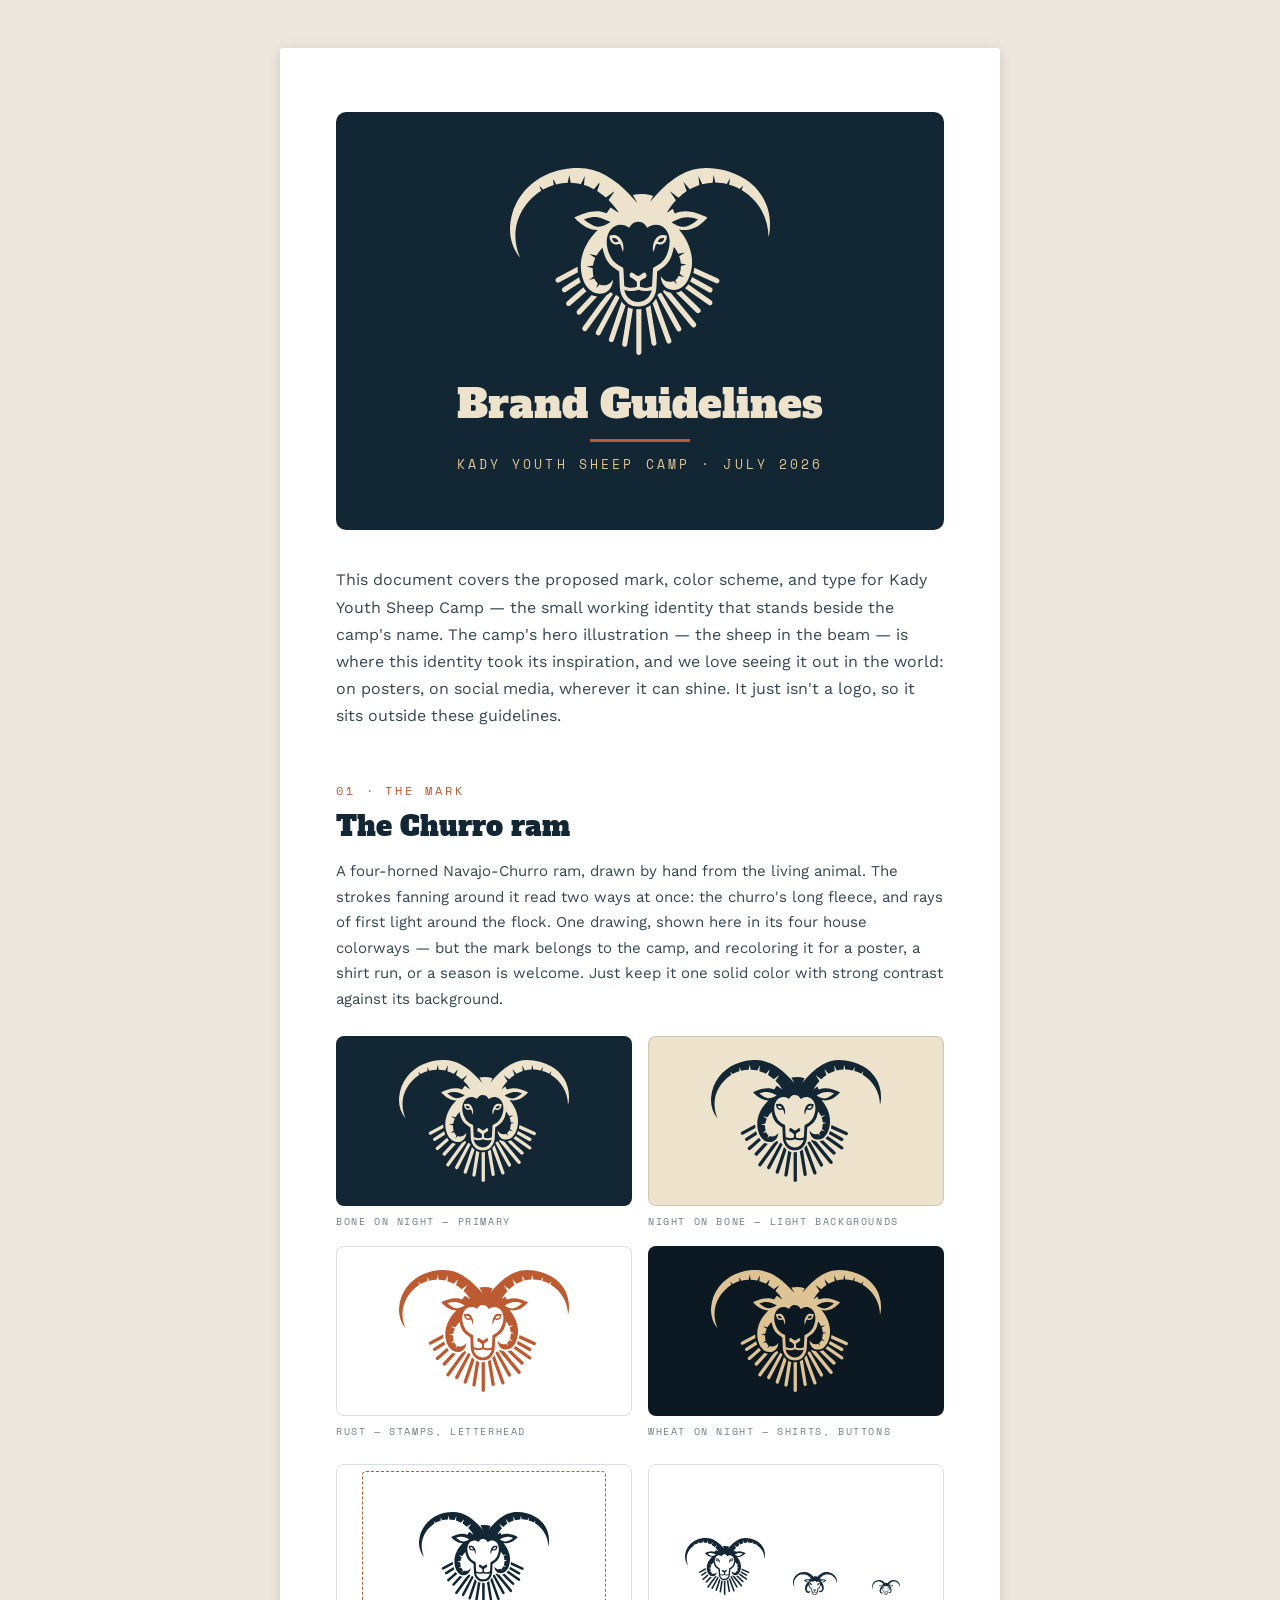
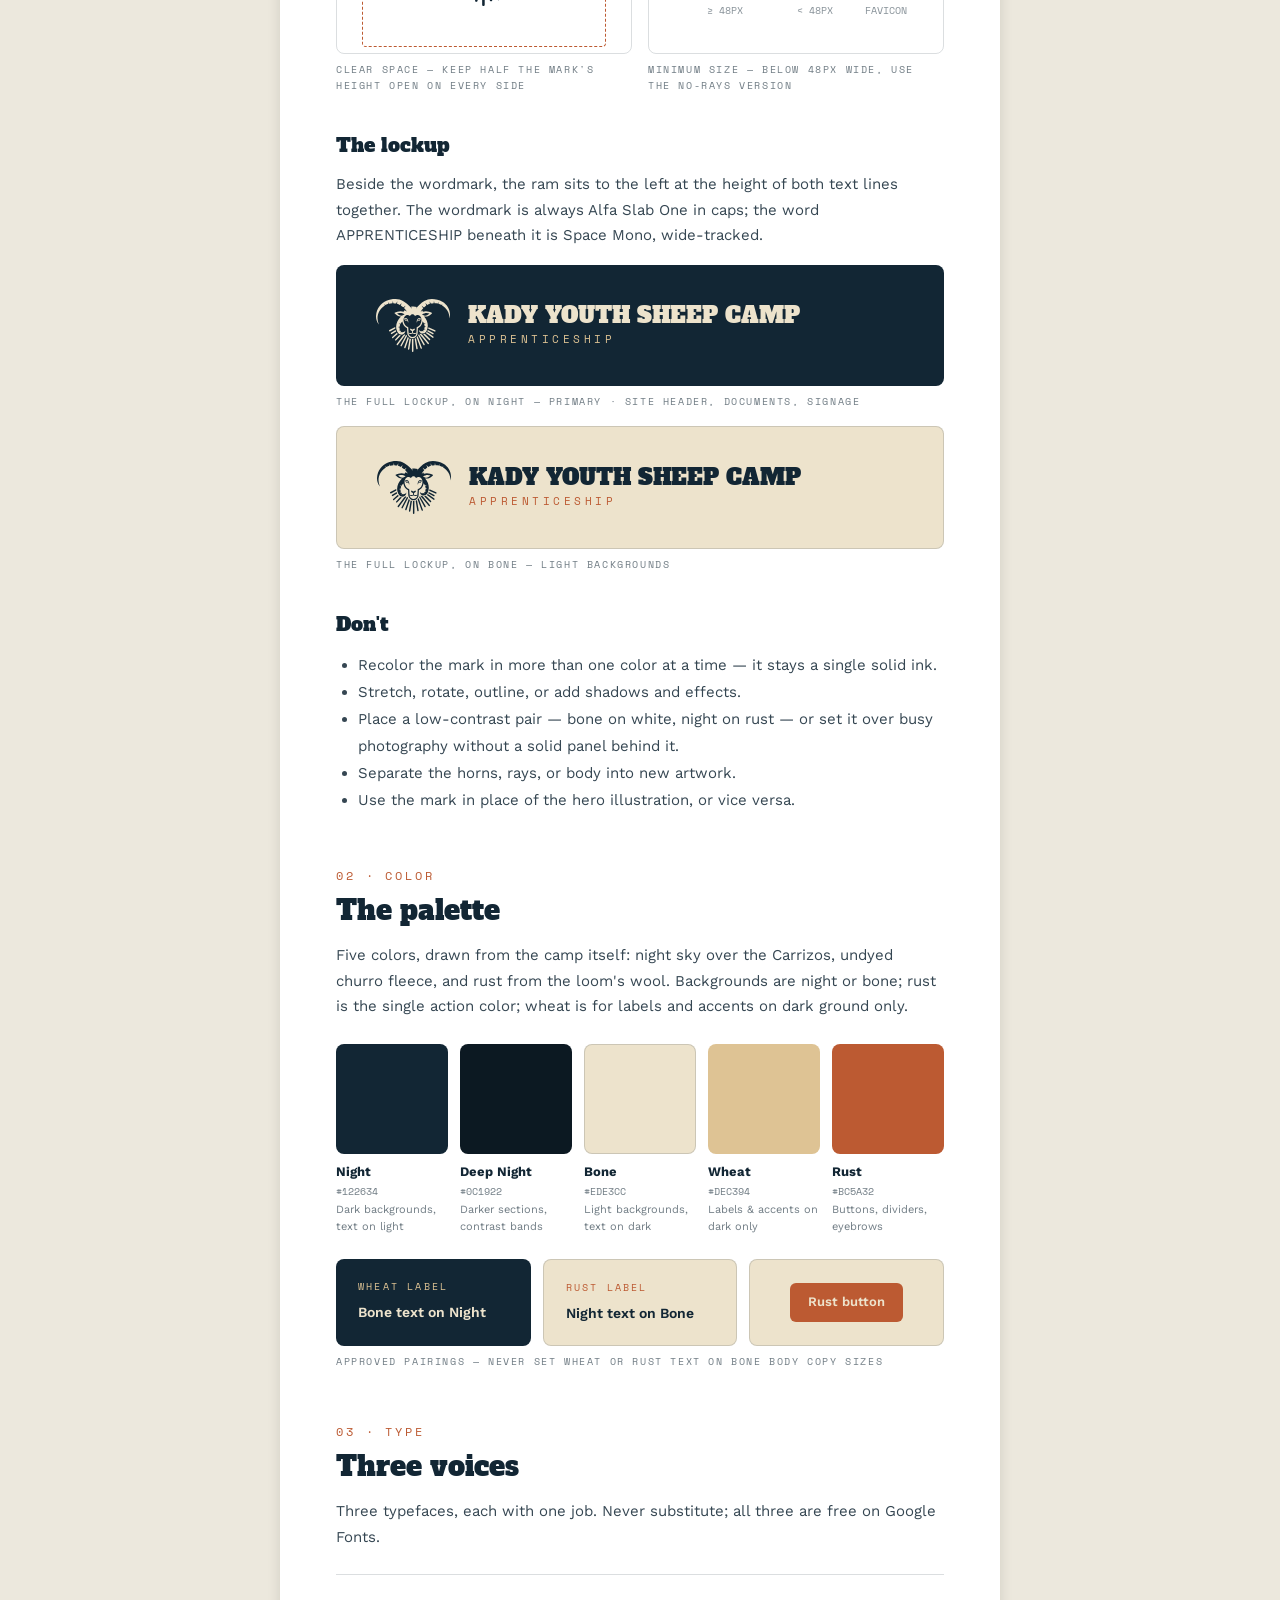
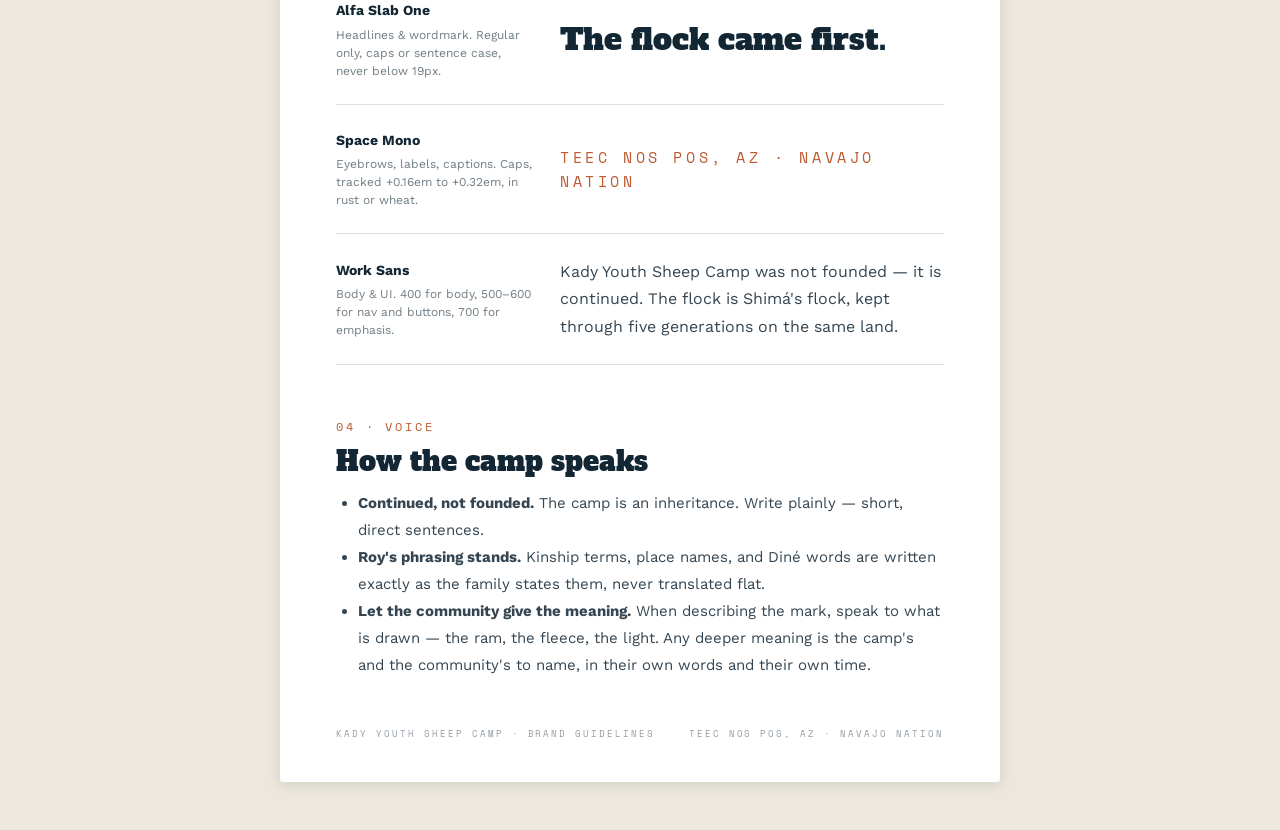
<file: brand.html>
<!DOCTYPE html>
<html lang="en">
<head>
<meta charset="utf-8">
<meta name="viewport" content="width=device-width, initial-scale=1">
<title>Brand Guidelines — Kady Youth Sheep Camp</title>
<meta name="description" content="Brand guidelines for Kady Youth Sheep Camp — the proposed ram mark, color palette, and type. Teec Nos Pos, Navajo Nation.">
<link rel="icon" href="assets/favicon.svg" type="image/svg+xml">

<link rel="preconnect" href="https://fonts.googleapis.com">
<link rel="preconnect" href="https://fonts.gstatic.com" crossorigin>
<link href="https://fonts.googleapis.com/css2?family=Alfa+Slab+One&family=Work+Sans:wght@400;500;600;700&family=Space+Mono:wght@400;700&display=swap" rel="stylesheet">

<style>
  :root{
    --night:#122634;
    --night-deep:#0C1922;
    --bone:#EDE3CC;
    --wheat:#DEC394;
    --rust:#BC5A32;
    --ink:#122634;
    --ink-85:rgba(18,38,52,0.85);
    --ink-60:rgba(18,38,52,0.6);
    --ink-50:rgba(18,38,52,0.5);
    --ink-45:rgba(18,38,52,0.45);
    --hair:rgba(18,38,52,0.15);
    --display:'Alfa Slab One', Rockwell, Georgia, serif;
    --body:'Work Sans', system-ui, sans-serif;
    --mono:'Space Mono', ui-monospace, monospace;
  }
  *{box-sizing:border-box}
  html,body{margin:0}
  body{
    background:#ece8dd;
    font-family:var(--body);
    color:var(--ink);
    line-height:1.6;
    -webkit-font-smoothing:antialiased;
    padding:48px 24px;
  }
  img{max-width:100%;display:block}
  a{color:var(--rust);text-decoration:none}
  a:hover{color:var(--night)}

  /* ---------- the sheet ---------- */
  .sheet{
    max-width:720px;margin:0 auto;
    background:#fff;
    border-radius:3px;
    box-shadow:0 2px 14px rgba(20,20,19,0.12);
    padding:64px 56px 40px;
  }
  @media (max-width:640px){
    body{padding:20px 12px}
    .sheet{padding:32px 22px 28px}
  }

  /* running footer */
  .doc-footer{
    display:flex;justify-content:space-between;gap:16px;flex-wrap:wrap;
    font-family:var(--mono);font-size:9px;letter-spacing:0.22em;
    color:var(--ink-45);margin-top:40px;padding-top:8px;
  }

  /* ---------- cover band ---------- */
  .cover{
    background:var(--night);border-radius:10px;
    padding:56px 48px;
    display:flex;flex-direction:column;align-items:center;gap:26px;text-align:center;
  }
  .cover>img{width:260px;max-width:80%;height:auto;object-fit:contain}
  .cover-title{display:flex;flex-direction:column;align-items:center;gap:12px}
  .cover-title h1{
    font-family:var(--display);font-weight:400;font-size:40px;line-height:1.15;
    color:var(--bone);margin:0;
  }
  .cover-rule{width:100px;height:3px;background:var(--rust)}
  .cover-meta{font-family:var(--mono);font-size:13px;letter-spacing:0.24em;color:var(--wheat)}

  .intro{font-size:16px;line-height:1.7;color:var(--ink-85);margin:36px 0 0;max-width:620px}

  /* ---------- section headers ---------- */
  .section-head{display:flex;flex-direction:column;gap:10px;margin-top:52px}
  .eyebrow{font-family:var(--mono);font-size:12px;letter-spacing:0.24em;color:var(--rust)}
  .section-head h2{font-family:var(--display);font-weight:400;font-size:27px;line-height:1.2;margin:0}
  .lead{font-size:15px;line-height:1.7;color:var(--ink-85);margin:16px 0 0;max-width:620px}

  h3.sub{font-family:var(--display);font-weight:400;font-size:19px;margin:36px 0 0}
  p.note{font-size:15px;line-height:1.7;color:var(--ink-85);margin:12px 0 0;max-width:620px}

  /* ---------- figures / grids ---------- */
  .grid-2{display:grid;grid-template-columns:1fr 1fr;gap:16px;margin-top:24px}
  figure{margin:0;display:flex;flex-direction:column;gap:8px}
  figcaption{
    font-family:var(--mono);font-size:10px;letter-spacing:0.16em;
    color:var(--ink-60);line-height:1.6;
  }
  .swatch-tile{border-radius:8px;height:170px;display:flex;align-items:center;justify-content:center}
  .swatch-tile img{width:170px;max-width:70%;height:auto;object-fit:contain}
  .on-night{background:var(--night)}
  .on-deep{background:var(--night-deep)}
  .on-bone{background:var(--bone);border:1px solid var(--hair)}
  .on-white{background:#fff;border:1px solid var(--hair)}

  /* clear space + min size */
  .diagram{
    border:1px solid var(--hair);border-radius:8px;height:190px;
    display:flex;align-items:center;justify-content:center;
  }
  .clearspace{border:1.5px dashed var(--rust);padding:40px 56px;border-radius:4px}
  .clearspace img{width:130px;height:auto;object-fit:contain;display:block}
  .minsize{
    align-items:flex-end;gap:28px;padding:0 24px 34px;
  }
  .minsize .step{display:flex;flex-direction:column;align-items:center;gap:8px}
  .minsize .step img{object-fit:contain;height:auto}
  .minsize .tag{font-family:var(--mono);font-size:10px;color:var(--ink-50)}

  /* lockup */
  .lockup{
    background:var(--night);border-radius:8px;padding:34px 40px;
    display:flex;align-items:center;gap:18px;
  }
  .lockup>img{width:74px;height:auto;object-fit:contain;flex:0 0 auto}
  .lockup .words{display:flex;flex-direction:column;gap:4px}
  .lockup .wm{font-family:var(--display);font-size:22px;line-height:1.1;color:var(--bone)}
  .lockup .sub{font-family:var(--mono);font-size:11px;letter-spacing:0.32em;color:var(--wheat)}
  .lockup.light{background:var(--bone);border:1px solid var(--hair)}
  .lockup.light .wm{color:var(--night)}
  .lockup.light .sub{color:var(--rust)}

  /* don't list */
  ul.dont, ul.voice{
    font-size:15px;line-height:1.8;color:var(--ink-85);
    margin:12px 0 0;padding-left:22px;max-width:640px;
  }

  /* ---------- color ---------- */
  .palette{display:grid;grid-template-columns:repeat(5,1fr);gap:12px;margin-top:24px}
  .palette .chip{border-radius:8px;height:110px}
  .palette .name{font-weight:700;font-size:13px}
  .palette .hex{font-family:var(--mono);font-size:10px;color:var(--ink-60)}
  .palette .use{font-size:11px;line-height:1.5;color:var(--ink-60)}
  .palette figure{gap:8px}
  .palette .meta{display:flex;flex-direction:column;gap:2px}

  .pairings{display:grid;grid-template-columns:1fr 1fr 1fr;gap:12px}
  .pair{border-radius:8px;padding:20px 22px;display:flex;flex-direction:column;gap:6px}
  .pair.dark{background:var(--night)}
  .pair.light{background:var(--bone);border:1px solid var(--hair)}
  .pair .lbl{font-family:var(--mono);font-size:10px;letter-spacing:0.22em}
  .pair .lbl.wheat{color:var(--wheat)}
  .pair .lbl.rust{color:var(--rust)}
  .pair .txt{font-weight:600;font-size:14px}
  .pair .txt.bone{color:var(--bone)}
  .pair .txt.ink{color:var(--night)}
  .pair.btncell{align-items:center;justify-content:center}
  .rust-btn{background:var(--rust);color:var(--bone);font-weight:600;font-size:13px;padding:9px 18px;border-radius:6px}

  /* ---------- type ---------- */
  .type-list{margin-top:24px;border-top:1px solid var(--hair)}
  .type-row{
    display:grid;grid-template-columns:200px 1fr;gap:24px;
    padding:24px 0;border-bottom:1px solid var(--hair);align-items:center;
  }
  .type-row .who{display:flex;flex-direction:column;gap:4px}
  .type-row .who b{font-weight:700;font-size:14px}
  .type-row .who span{font-size:12px;line-height:1.5;color:var(--ink-60)}
  .spec-display{font-family:var(--display);font-weight:400;font-size:30px;line-height:1.2}
  .spec-mono{font-family:var(--mono);font-size:15px;letter-spacing:0.24em;color:var(--rust)}
  .spec-body{font-size:16px;line-height:1.7;color:var(--ink-85)}

  @media (max-width:640px){
    .grid-2,.pairings{grid-template-columns:1fr}
    .palette{grid-template-columns:repeat(2,1fr)}
    .type-row{grid-template-columns:1fr;gap:10px}
    .cover{padding:40px 24px}
    .cover-title h1{font-size:32px}
  }

  @media print{
    body{background:#fff;padding:0}
    .sheet{max-width:none;box-shadow:none;border-radius:0;padding:0.6in}
    .section-head,figure,.lockup,.type-row{break-inside:avoid}
    h2,h3{break-after:avoid}
  }
</style>
</head>
<body>

<article class="sheet">

  <!-- COVER BAND -->
  <div class="cover">
    <img src="assets/brand/ram-final-bone.svg" alt="The Kady Youth Sheep Camp ram mark">
    <div class="cover-title">
      <h1>Brand Guidelines</h1>
      <div class="cover-rule"></div>
      <div class="cover-meta">KADY YOUTH SHEEP CAMP · JULY 2026</div>
    </div>
  </div>

  <p class="intro">This document covers the proposed mark, color scheme, and type for Kady Youth Sheep Camp — the small working identity that stands beside the camp's name. The camp's hero illustration — the sheep in the beam — is where this identity took its inspiration, and we love seeing it out in the world: on posters, on social media, wherever it can shine. It just isn't a logo, so it sits outside these guidelines.</p>

  <!-- 01 THE MARK -->
  <div class="section-head">
    <div class="eyebrow">01 · THE MARK</div>
    <h2>The Churro ram</h2>
  </div>
  <p class="lead">A four-horned Navajo-Churro ram, drawn by hand from the living animal. The strokes fanning around it read two ways at once: the churro's long fleece, and rays of first light around the flock. One drawing, shown here in its four house colorways — but the mark belongs to the camp, and recoloring it for a poster, a shirt run, or a season is welcome. Just keep it one solid color with strong contrast against its background.</p>

  <div class="grid-2">
    <figure>
      <div class="swatch-tile on-night"><img src="assets/brand/ram-final-bone.svg" alt="Bone mark on night"></div>
      <figcaption>BONE ON NIGHT — PRIMARY</figcaption>
    </figure>
    <figure>
      <div class="swatch-tile on-bone"><img src="assets/brand/ram-final-night.svg" alt="Night mark on bone"></div>
      <figcaption>NIGHT ON BONE — LIGHT BACKGROUNDS</figcaption>
    </figure>
    <figure>
      <div class="swatch-tile on-white"><img src="assets/brand/ram-final-rust.svg" alt="Rust mark on white"></div>
      <figcaption>RUST — STAMPS, LETTERHEAD</figcaption>
    </figure>
    <figure>
      <div class="swatch-tile on-deep"><img src="assets/brand/ram-final-wheat.svg" alt="Wheat mark on deep night"></div>
      <figcaption>WHEAT ON NIGHT — SHIRTS, BUTTONS</figcaption>
    </figure>
  </div>

  <!-- CLEAR SPACE + MIN SIZE -->
  <div class="grid-2">
    <figure>
      <div class="diagram">
        <div class="clearspace"><img src="assets/brand/ram-final-night.svg" alt="Clear space diagram"></div>
      </div>
      <figcaption>CLEAR SPACE — KEEP HALF THE MARK'S HEIGHT OPEN ON EVERY SIDE</figcaption>
    </figure>
    <figure>
      <div class="diagram minsize">
        <div class="step">
          <img src="assets/brand/ram-final-night.svg" alt="" style="width:80px">
          <span class="tag">≥ 48PX</span>
        </div>
        <div class="step">
          <img src="assets/brand/ram-norays-night.svg" alt="" style="width:44px">
          <span class="tag">&lt; 48PX</span>
        </div>
        <div class="step">
          <img src="assets/brand/ram-norays-night.svg" alt="" style="width:28px">
          <span class="tag">FAVICON</span>
        </div>
      </div>
      <figcaption>MINIMUM SIZE — BELOW 48PX WIDE, USE THE NO-RAYS VERSION</figcaption>
    </figure>
  </div>

  <!-- LOCKUP -->
  <h3 class="sub">The lockup</h3>
  <p class="note">Beside the wordmark, the ram sits to the left at the height of both text lines together. The wordmark is always Alfa Slab One in caps; the word APPRENTICESHIP beneath it is Space Mono, wide-tracked.</p>
  <figure style="margin-top:16px">
    <div class="lockup">
      <img src="assets/brand/ram-final-bone.svg" alt="Full lockup, bone on night">
      <div class="words">
        <div class="wm">KADY YOUTH SHEEP CAMP</div>
        <div class="sub">APPRENTICESHIP</div>
      </div>
    </div>
    <figcaption>THE FULL LOCKUP, ON NIGHT — PRIMARY · SITE HEADER, DOCUMENTS, SIGNAGE</figcaption>
  </figure>
  <figure style="margin-top:16px">
    <div class="lockup light">
      <img src="assets/brand/ram-final-night.svg" alt="Full lockup, night on bone">
      <div class="words">
        <div class="wm">KADY YOUTH SHEEP CAMP</div>
        <div class="sub">APPRENTICESHIP</div>
      </div>
    </div>
    <figcaption>THE FULL LOCKUP, ON BONE — LIGHT BACKGROUNDS</figcaption>
  </figure>

  <!-- MISUSE -->
  <h3 class="sub">Don't</h3>
  <ul class="dont">
    <li>Recolor the mark in more than one color at a time — it stays a single solid ink.</li>
    <li>Stretch, rotate, outline, or add shadows and effects.</li>
    <li>Place a low-contrast pair — bone on white, night on rust — or set it over busy photography without a solid panel behind it.</li>
    <li>Separate the horns, rays, or body into new artwork.</li>
    <li>Use the mark in place of the hero illustration, or vice versa.</li>
  </ul>

  <!-- 02 COLOR -->
  <div class="section-head">
    <div class="eyebrow">02 · COLOR</div>
    <h2>The palette</h2>
  </div>
  <p class="lead">Five colors, drawn from the camp itself: night sky over the Carrizos, undyed churro fleece, and rust from the loom's wool. Backgrounds are night or bone; rust is the single action color; wheat is for labels and accents on dark ground only.</p>

  <div class="palette">
    <figure>
      <div class="chip" style="background:#122634"></div>
      <div class="meta"><span class="name">Night</span><span class="hex">#122634</span><span class="use">Dark backgrounds, text on light</span></div>
    </figure>
    <figure>
      <div class="chip" style="background:#0C1922"></div>
      <div class="meta"><span class="name">Deep Night</span><span class="hex">#0C1922</span><span class="use">Darker sections, contrast bands</span></div>
    </figure>
    <figure>
      <div class="chip" style="background:#EDE3CC;border:1px solid var(--hair)"></div>
      <div class="meta"><span class="name">Bone</span><span class="hex">#EDE3CC</span><span class="use">Light backgrounds, text on dark</span></div>
    </figure>
    <figure>
      <div class="chip" style="background:#DEC394"></div>
      <div class="meta"><span class="name">Wheat</span><span class="hex">#DEC394</span><span class="use">Labels &amp; accents on dark only</span></div>
    </figure>
    <figure>
      <div class="chip" style="background:#BC5A32"></div>
      <div class="meta"><span class="name">Rust</span><span class="hex">#BC5A32</span><span class="use">Buttons, dividers, eyebrows</span></div>
    </figure>
  </div>

  <figure style="margin-top:24px">
    <div class="pairings">
      <div class="pair dark">
        <span class="lbl wheat">WHEAT LABEL</span>
        <span class="txt bone">Bone text on Night</span>
      </div>
      <div class="pair light">
        <span class="lbl rust">RUST LABEL</span>
        <span class="txt ink">Night text on Bone</span>
      </div>
      <div class="pair light btncell">
        <span class="rust-btn">Rust button</span>
      </div>
    </div>
    <figcaption>APPROVED PAIRINGS — NEVER SET WHEAT OR RUST TEXT ON BONE BODY COPY SIZES</figcaption>
  </figure>

  <!-- 03 TYPE -->
  <div class="section-head">
    <div class="eyebrow">03 · TYPE</div>
    <h2>Three voices</h2>
  </div>
  <p class="lead">Three typefaces, each with one job. Never substitute; all three are free on Google Fonts.</p>

  <div class="type-list">
    <div class="type-row">
      <div class="who">
        <b>Alfa Slab One</b>
        <span>Headlines &amp; wordmark. Regular only, caps or sentence case, never below 19px.</span>
      </div>
      <div class="spec-display">The flock came first.</div>
    </div>
    <div class="type-row">
      <div class="who">
        <b>Space Mono</b>
        <span>Eyebrows, labels, captions. Caps, tracked +0.16em to +0.32em, in rust or wheat.</span>
      </div>
      <div class="spec-mono">TEEC NOS POS, AZ · NAVAJO NATION</div>
    </div>
    <div class="type-row">
      <div class="who">
        <b>Work Sans</b>
        <span>Body &amp; UI. 400 for body, 500–600 for nav and buttons, 700 for emphasis.</span>
      </div>
      <div class="spec-body">Kady Youth Sheep Camp was not founded — it is continued. The flock is Shimá's flock, kept through five generations on the same land.</div>
    </div>
  </div>

  <!-- 04 VOICE -->
  <div class="section-head">
    <div class="eyebrow">04 · VOICE</div>
    <h2>How the camp speaks</h2>
  </div>
  <ul class="voice">
    <li><strong>Continued, not founded.</strong>&nbsp;The camp is an inheritance. Write plainly — short, direct sentences.</li>
    <li><strong>Roy's phrasing stands.</strong> Kinship terms, place names, and Diné words are written exactly as the family states them, never translated flat.</li>
    <li><strong>Let the community give the meaning.</strong> When describing the mark, speak to what is drawn — the ram, the fleece, the light. Any deeper meaning is the camp's and the community's to name, in their own words and their own time.</li>
  </ul>

  <div class="doc-footer">
    <span>KADY YOUTH SHEEP CAMP · BRAND GUIDELINES</span>
    <span>TEEC NOS POS, AZ · NAVAJO NATION</span>
  </div>

</article>

</body>
</html>
</file>
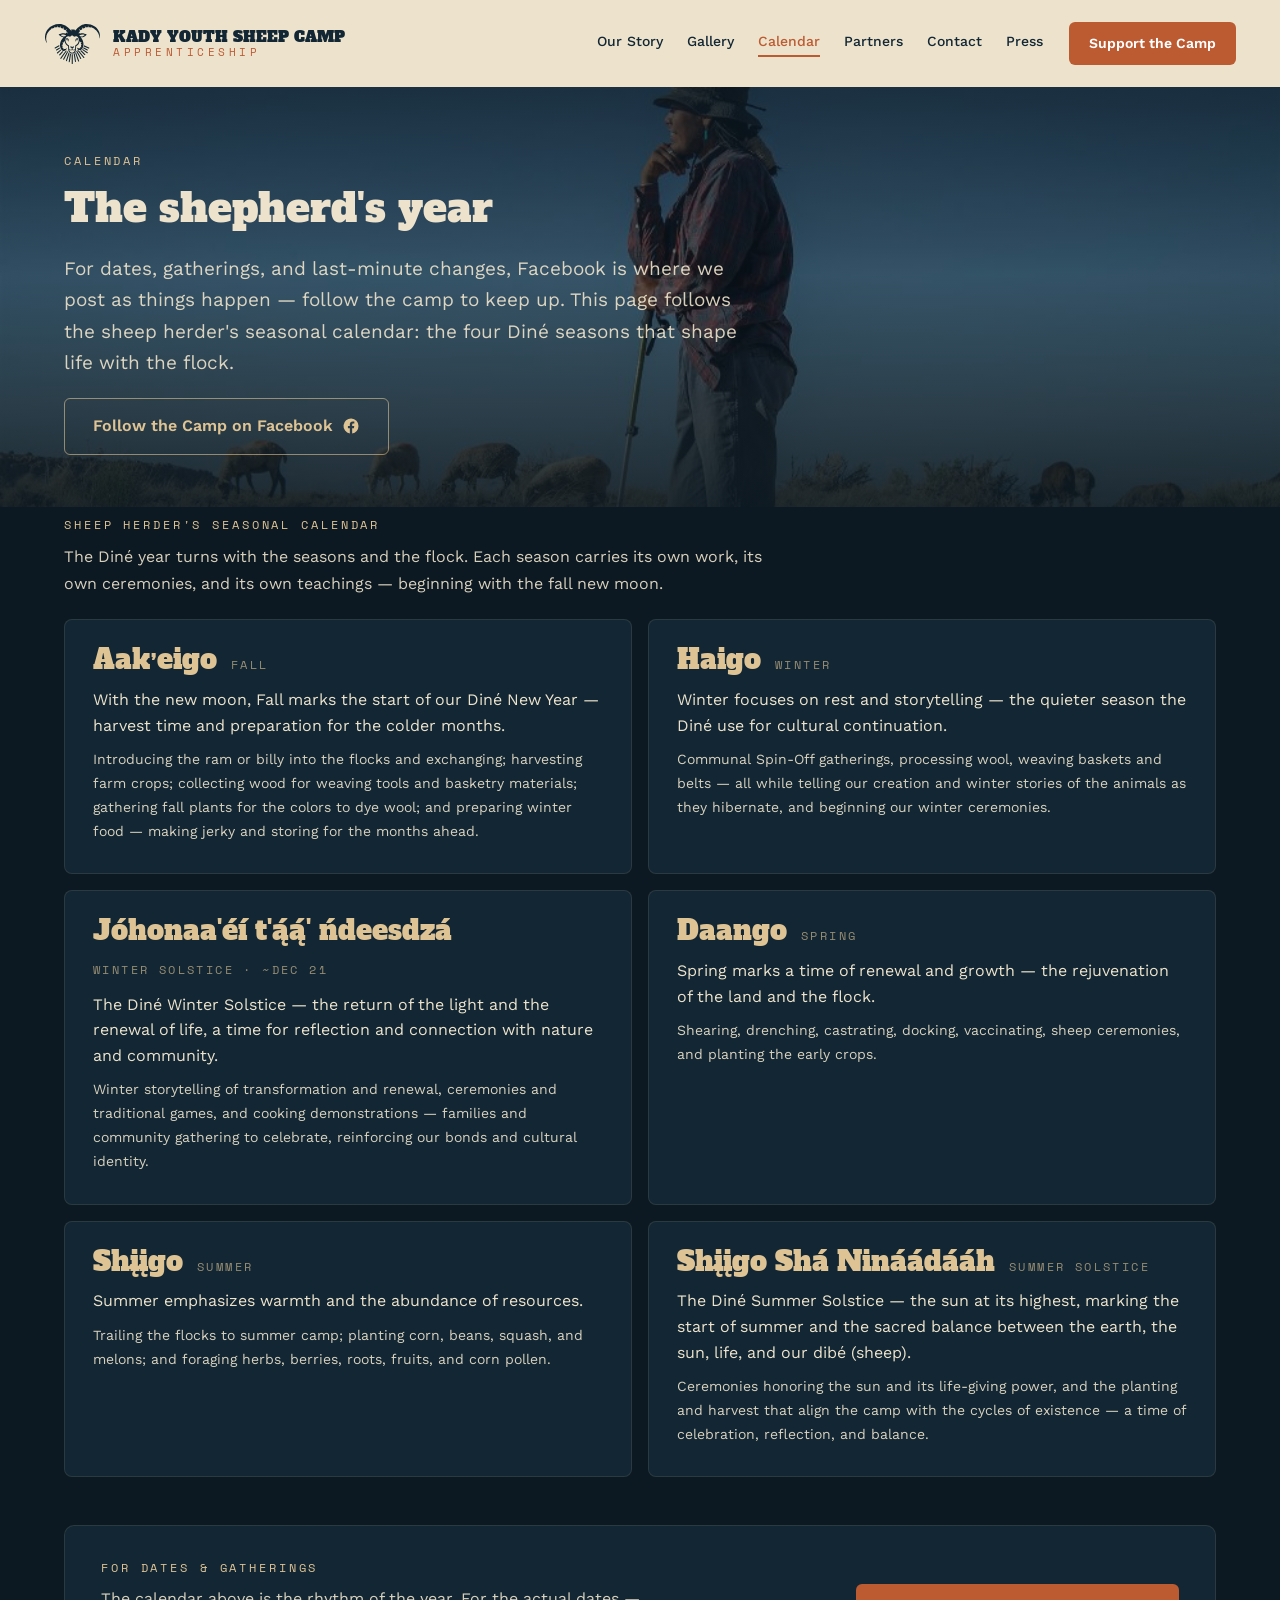
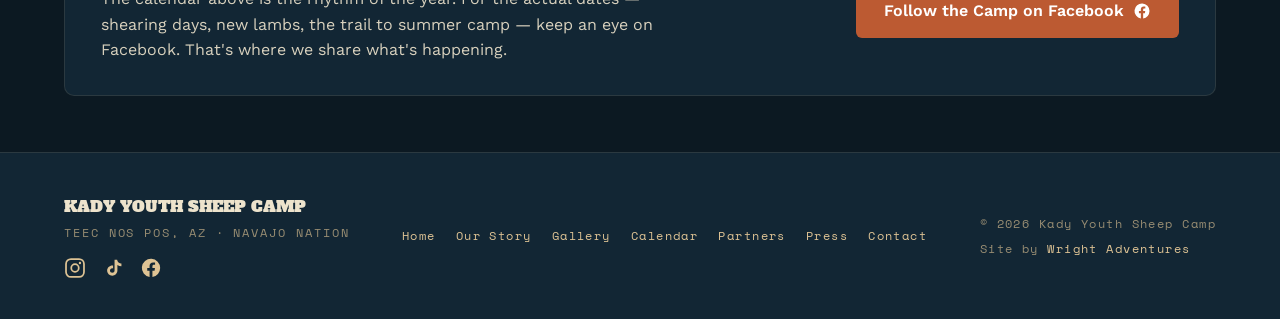
<file: calendar.html>
<!DOCTYPE html>
<html lang="en">
<head>
<meta charset="utf-8">
<meta name="viewport" content="width=device-width, initial-scale=1">
<title>Calendar — Kady Youth Sheep Camp</title>
<meta name="description" content="The sheep herder's seasonal calendar — the Diné seasons and solstices that shape the year at the Kady Youth Sheep Camp, Teec Nos Pos, Navajo Nation.">
<meta property="og:type" content="website">
<meta property="og:title" content="Calendar — Kady Youth Sheep Camp">
<meta property="og:description" content="The sheep herder's seasonal calendar — the Diné seasons and solstices that shape the year at the Kady Youth Sheep Camp, Teec Nos Pos, Navajo Nation.">
<meta property="og:image" content="https://kadysheepcamp.org/assets/og-image.png">
<meta property="og:url" content="https://kadysheepcamp.org/calendar">
<meta name="twitter:card" content="summary_large_image">
<link rel="icon" href="assets/favicon.svg" type="image/svg+xml">
<link rel="stylesheet" href="styles.css">
<style>
  .cal-intro{background:var(--deep-night); padding:8px var(--space-9) 0}
  .cal-intro .lbl{font-family:var(--font-mono); font-size:12px; letter-spacing:var(--track-label-wide); color:var(--wheat)}
  .cal-intro p{font-size:16px; line-height:1.65; color:var(--text-body-on-dark); margin:10px 0 0; max-width:720px}
  .calendar{background:var(--deep-night); padding:22px var(--space-9) 48px}
  .cal-grid{display:grid; grid-template-columns:repeat(2,1fr); gap:16px}
  .season{background:var(--night); border:1px solid var(--border-on-dark); border-radius:var(--radius-card);
    padding:26px 28px 30px; display:flex; flex-direction:column; gap:10px}
  .season .s-head{display:flex; align-items:baseline; gap:14px; flex-wrap:wrap}
  .season .s-name{font-family:var(--font-display); font-weight:400; font-size:27px; line-height:1.05; color:var(--wheat)}
  .season .s-en{font-family:var(--font-mono); font-size:12px; letter-spacing:0.2em; color:var(--text-muted-on-dark); text-transform:uppercase}
  .season .s-meaning{font-size:16px; line-height:1.6; color:var(--bone); margin:2px 0 0}
  .season .s-activities{font-size:14px; line-height:1.7; color:var(--text-body-on-dark); margin:0}
  .fb-callout{background:var(--night); margin:0 var(--space-9) 56px; padding:32px 36px;
    border:1px solid var(--border-on-dark); border-radius:var(--radius-frame);
    display:flex; align-items:center; justify-content:space-between; gap:28px; flex-wrap:wrap}
  .fb-callout .k{font-family:var(--font-mono); font-size:12px; letter-spacing:var(--track-label-wide); color:var(--wheat)}
  .fb-callout p{font-size:16px; line-height:1.6; color:var(--text-body-on-dark); margin:8px 0 0; max-width:560px}
  @media (max-width:720px){ .cal-grid{grid-template-columns:1fr}
    .fb-callout{margin-left:24px; margin-right:24px; padding:24px} }
</style>
</head>
<body>

<nav class="site-nav">
  <a class="brand" href="/">
    <img src="assets/brand/ram-final-night.svg" alt="Churro ram glyph">
    <span><span class="wm">KADY YOUTH SHEEP CAMP</span><span class="sub">APPRENTICESHIP</span></span>
  </a>
  <div class="links">
    <div class="menu">
      <a href="our-story.html">Our Story</a><a href="gallery.html">Gallery</a><a class="current" href="calendar.html">Calendar</a><a href="partners.html">Partners</a><a href="contact.html">Contact</a><a href="press.html">Press</a>
    </div>
    <a class="btn btn-solid" href="support.html">Support the Camp</a>
  </div>
</nav>

<header class="page-head">
  <img class="ph-bg" src="assets/photos/tyrrell-herding.jpg" alt="" style="object-position:center 30%">
  <div class="ph-scrim"></div>
  <div class="eyebrow">CALENDAR</div>
  <h1>The shepherd's year</h1>
  <p class="lead">For dates, gatherings, and last-minute changes, Facebook is where we post as things happen — follow the camp to keep up. This page follows the sheep herder's seasonal calendar: the four Diné seasons that shape life with the flock.</p>
  <a class="btn btn-ghost-dark btn-lg" href="https://www.facebook.com/profile.php?id=61583898641618" target="_blank" rel="noopener" style="align-self:flex-start; margin-top:6px; display:inline-flex; align-items:center; gap:9px">Follow the Camp on Facebook<svg viewBox="0 0 24 24" width="18" height="18" aria-hidden="true" style="flex:0 0 auto"><path fill="currentColor" d="M22 12a10 10 0 1 0-11.56 9.88v-6.99H7.9V12h2.54V9.8c0-2.5 1.49-3.89 3.77-3.89 1.09 0 2.23.2 2.23.2v2.46h-1.26c-1.24 0-1.63.77-1.63 1.56V12h2.78l-.44 2.89h-2.34v6.99A10 10 0 0 0 22 12z"/></svg></a>
</header>

<div class="cal-intro">
  <div class="lbl">SHEEP HERDER'S SEASONAL CALENDAR</div>
  <p>The Diné year turns with the seasons and the flock. Each season carries its own work, its own ceremonies, and its own teachings — beginning with the fall new moon.</p>
</div>

<section class="calendar">
  <div class="cal-grid">
    <article class="season">
      <div class="s-head"><span class="s-name">Aakʼeigo</span><span class="s-en">Fall</span></div>
      <p class="s-meaning">With the new moon, Fall marks the start of our Diné New Year — harvest time and preparation for the colder months.</p>
      <p class="s-activities">Introducing the ram or billy into the flocks and exchanging; harvesting farm crops; collecting wood for weaving tools and basketry materials; gathering fall plants for the colors to dye wool; and preparing winter food — making jerky and storing for the months ahead.</p>
    </article>
    <article class="season">
      <div class="s-head"><span class="s-name">Haigo</span><span class="s-en">Winter</span></div>
      <p class="s-meaning">Winter focuses on rest and storytelling — the quieter season the Diné use for cultural continuation.</p>
      <p class="s-activities">Communal Spin-Off gatherings, processing wool, weaving baskets and belts — all while telling our creation and winter stories of the animals as they hibernate, and beginning our winter ceremonies.</p>
    </article>
    <article class="season">
      <div class="s-head"><span class="s-name">Jóhonaa'éí t'ą́ą́' ńdeesdzá</span><span class="s-en">Winter Solstice · ~Dec 21</span></div>
      <p class="s-meaning">The Diné Winter Solstice — the return of the light and the renewal of life, a time for reflection and connection with nature and community.</p>
      <p class="s-activities">Winter storytelling of transformation and renewal, ceremonies and traditional games, and cooking demonstrations — families and community gathering to celebrate, reinforcing our bonds and cultural identity.</p>
    </article>
    <article class="season">
      <div class="s-head"><span class="s-name">Daango</span><span class="s-en">Spring</span></div>
      <p class="s-meaning">Spring marks a time of renewal and growth — the rejuvenation of the land and the flock.</p>
      <p class="s-activities">Shearing, drenching, castrating, docking, vaccinating, sheep ceremonies, and planting the early crops.</p>
    </article>
    <article class="season">
      <div class="s-head"><span class="s-name">Shį́į́go</span><span class="s-en">Summer</span></div>
      <p class="s-meaning">Summer emphasizes warmth and the abundance of resources.</p>
      <p class="s-activities">Trailing the flocks to summer camp; planting corn, beans, squash, and melons; and foraging herbs, berries, roots, fruits, and corn pollen.</p>
    </article>
    <article class="season">
      <div class="s-head"><span class="s-name">Shį́įgo Shá Nináádááh</span><span class="s-en">Summer Solstice</span></div>
      <p class="s-meaning">The Diné Summer Solstice — the sun at its highest, marking the start of summer and the sacred balance between the earth, the sun, life, and our dibé (sheep).</p>
      <p class="s-activities">Ceremonies honoring the sun and its life-giving power, and the planting and harvest that align the camp with the cycles of existence — a time of celebration, reflection, and balance.</p>
    </article>
  </div>
</section>

<div class="fb-callout">
  <div>
    <div class="k">FOR DATES &amp; GATHERINGS</div>
    <p>The calendar above is the rhythm of the year. For the actual dates — shearing days, new lambs, the trail to summer camp — keep an eye on Facebook. That's where we share what's happening.</p>
  </div>
  <a class="btn btn-solid btn-lg" href="https://www.facebook.com/profile.php?id=61583898641618" target="_blank" rel="noopener" style="display:inline-flex; align-items:center; gap:9px">Follow the Camp on Facebook<svg viewBox="0 0 24 24" width="18" height="18" aria-hidden="true" style="flex:0 0 auto"><path fill="currentColor" d="M22 12a10 10 0 1 0-11.56 9.88v-6.99H7.9V12h2.54V9.8c0-2.5 1.49-3.89 3.77-3.89 1.09 0 2.23.2 2.23.2v2.46h-1.26c-1.24 0-1.63.77-1.63 1.56V12h2.78l-.44 2.89h-2.34v6.99A10 10 0 0 0 22 12z"/></svg></a>
</div>

<footer class="site-footer">
  <div>
    <div class="wm">KADY YOUTH SHEEP CAMP</div>
    <div class="sub">TEEC NOS POS, AZ · NAVAJO NATION</div>
  </div>
  <nav class="foot-links">
    <a href="/">Home</a>
    <a href="our-story.html">Our Story</a>
    <a href="gallery.html">Gallery</a>
    <a href="calendar.html">Calendar</a>
    <a href="partners.html">Partners</a>
    
    <a href="press.html">Press</a>
    <a href="contact.html">Contact</a>
    <a href="https://www.facebook.com/profile.php?id=61583898641618" target="_blank" rel="noopener">Facebook</a>
  </nav>
  <div class="foot-meta">© 2026 Kady Youth Sheep Camp<br><span class="credit">Site by <a href="https://wrightadventures.org/" target="_blank" rel="noopener">Wright Adventures</a></span></div>
</footer>

<script src="site.js" defer></script>
</body>
</html>
</file>
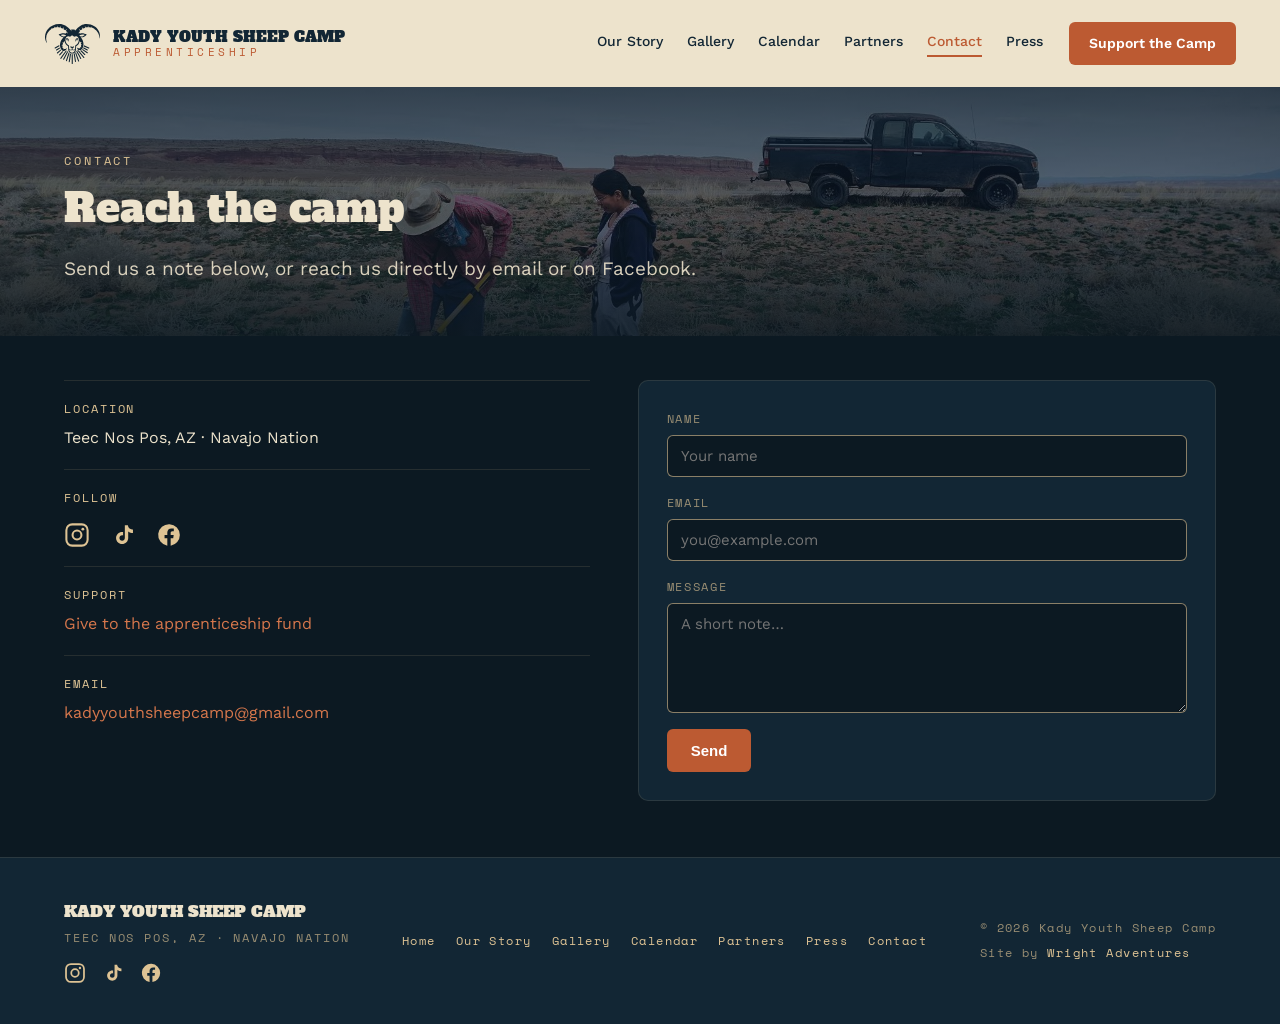
<file: contact.html>
<!DOCTYPE html>
<html lang="en">
<head>
<meta charset="utf-8">
<meta name="viewport" content="width=device-width, initial-scale=1">
<title>Contact — Kady Youth Sheep Camp</title>
<meta name="description" content="Reach the Kady Youth Sheep Camp — Teec Nos Pos, Navajo Nation. Follow on Facebook or support the youth apprenticeship.">
<meta property="og:type" content="website">
<meta property="og:title" content="Contact — Kady Youth Sheep Camp">
<meta property="og:description" content="Reach the Kady Youth Sheep Camp — Teec Nos Pos, Navajo Nation. Follow on Facebook or support the youth apprenticeship.">
<meta property="og:image" content="https://kadysheepcamp.org/assets/og-image.png">
<meta property="og:url" content="https://kadysheepcamp.org/contact">
<meta name="twitter:card" content="summary_large_image">
<link rel="icon" href="assets/favicon.svg" type="image/svg+xml">
<link rel="stylesheet" href="styles.css">
<style>
  .contact{background:var(--deep-night); padding:44px var(--space-9) 56px;
    display:grid; grid-template-columns:1fr 1.1fr; gap:48px; align-items:start}
  .cinfo .row{padding:18px 0; border-top:1px solid var(--border-on-dark)}
  .cinfo .k{font-family:var(--font-mono); font-size:12px; letter-spacing:0.16em; color:var(--wheat)}
  .cinfo .v{font-size:16px; color:var(--bone); margin-top:6px}
  .cinfo .v a{color:var(--rust-hover)}
  .cinfo .social a{color:var(--wheat)}
  .cinfo .social a:hover{color:var(--bone)}
  .form{background:var(--night); border:1px solid var(--border-on-dark); border-radius:var(--radius-frame); padding:28px}
  .form .note{font-family:var(--font-mono); font-size:12px; letter-spacing:0.12em; color:var(--wheat);
    border:1px solid var(--outline-btn-on-dark); border-radius:4px; padding:8px 12px; margin-bottom:20px}
  .field{display:flex; flex-direction:column; gap:6px; margin-bottom:16px}
  .field label{font-family:var(--font-mono); font-size:12px; letter-spacing:0.14em; color:var(--text-muted-on-dark)}
  .field input,.field textarea{background:var(--deep-night); border:1px solid var(--outline-btn-on-dark);
    border-radius:var(--radius-btn); color:var(--bone); font-family:var(--font-body); font-size:15px; padding:11px 13px}
  .field textarea{min-height:110px; resize:vertical}
  .form button{background:var(--action); color:var(--action-text); font-weight:600; font-size:15px;
    border:0; border-radius:var(--radius-btn); padding:13px 24px; cursor:pointer}
  .form button:hover{background:var(--action-hover)}
  @media (max-width:820px){ .contact{grid-template-columns:1fr; gap:28px} }
</style>
</head>
<body>

<nav class="site-nav">
  <a class="brand" href="/">
    <img src="assets/brand/ram-final-night.svg" alt="Churro ram glyph">
    <span><span class="wm">KADY YOUTH SHEEP CAMP</span><span class="sub">APPRENTICESHIP</span></span>
  </a>
  <div class="links">
    <div class="menu">
      <a href="our-story.html">Our Story</a><a href="gallery.html">Gallery</a><a href="calendar.html">Calendar</a><a href="partners.html">Partners</a><a class="current" href="contact.html">Contact</a><a href="press.html">Press</a>
    </div>
    <a class="btn btn-solid" href="support.html">Support the Camp</a>
  </div>
</nav>

<header class="page-head">
  <img class="ph-bg" src="assets/photos/herb-gathering.jpg" alt="" style="object-position:center 45%">
  <div class="ph-scrim"></div>
  <div class="eyebrow">CONTACT</div>
  <h1>Reach the camp</h1>
  <p class="lead">Send us a note below, or reach us directly by email or on Facebook.</p>
</header>

<section class="contact">
  <div class="cinfo">
    <div class="row"><div class="k">LOCATION</div><div class="v">Teec Nos Pos, AZ · Navajo Nation</div></div>
    <div class="row"><div class="k">FOLLOW</div><div class="v"><span data-social="social-lg"></span></div></div>
    <div class="row"><div class="k">SUPPORT</div><div class="v"><a href="support.html">Give to the apprenticeship fund</a></div></div>
    <div class="row"><div class="k">EMAIL</div><div class="v"><a href="mailto:kadyyouthsheepcamp@gmail.com">kadyyouthsheepcamp@gmail.com</a></div></div>
  </div>

  <form class="form" action="https://formsubmit.co/kadyyouthsheepcamp@gmail.com" method="POST" aria-label="Contact form">
    <input type="hidden" name="_subject" value="New message from kadysheepcamp.org">
    <input type="hidden" name="_template" value="table">
    <input type="hidden" name="_captcha" value="true">
    <input type="hidden" name="_next" value="https://kadysheepcamp.org/thank-you">
    <!-- honeypot: bots fill this, humans never see it -->
    <input type="text" name="_honey" tabindex="-1" autocomplete="off" aria-hidden="true" style="position:absolute; left:-9999px">
    <div class="field"><label for="cf-name">NAME</label><input id="cf-name" name="name" type="text" placeholder="Your name" required></div>
    <div class="field"><label for="cf-email">EMAIL</label><input id="cf-email" name="email" type="email" placeholder="you@example.com" required></div>
    <div class="field"><label for="cf-msg">MESSAGE</label><textarea id="cf-msg" name="message" placeholder="A short note…" required></textarea></div>
    <button type="submit">Send</button>
  </form>
</section>

<footer class="site-footer">
  <div>
    <div class="wm">KADY YOUTH SHEEP CAMP</div>
    <div class="sub">TEEC NOS POS, AZ · NAVAJO NATION</div>
  </div>
  <nav class="foot-links">
    <a href="/">Home</a>
    <a href="our-story.html">Our Story</a>
    <a href="gallery.html">Gallery</a>
    <a href="calendar.html">Calendar</a>
    <a href="partners.html">Partners</a>
    
    <a href="press.html">Press</a>
    <a href="contact.html">Contact</a>
    <a href="https://www.facebook.com/profile.php?id=61583898641618" target="_blank" rel="noopener">Facebook</a>
  </nav>
  <div class="foot-meta">© 2026 Kady Youth Sheep Camp<br><span class="credit">Site by <a href="https://wrightadventures.org/" target="_blank" rel="noopener">Wright Adventures</a></span></div>
</footer>

<script src="site.js" defer></script>
</body>
</html>
</file>
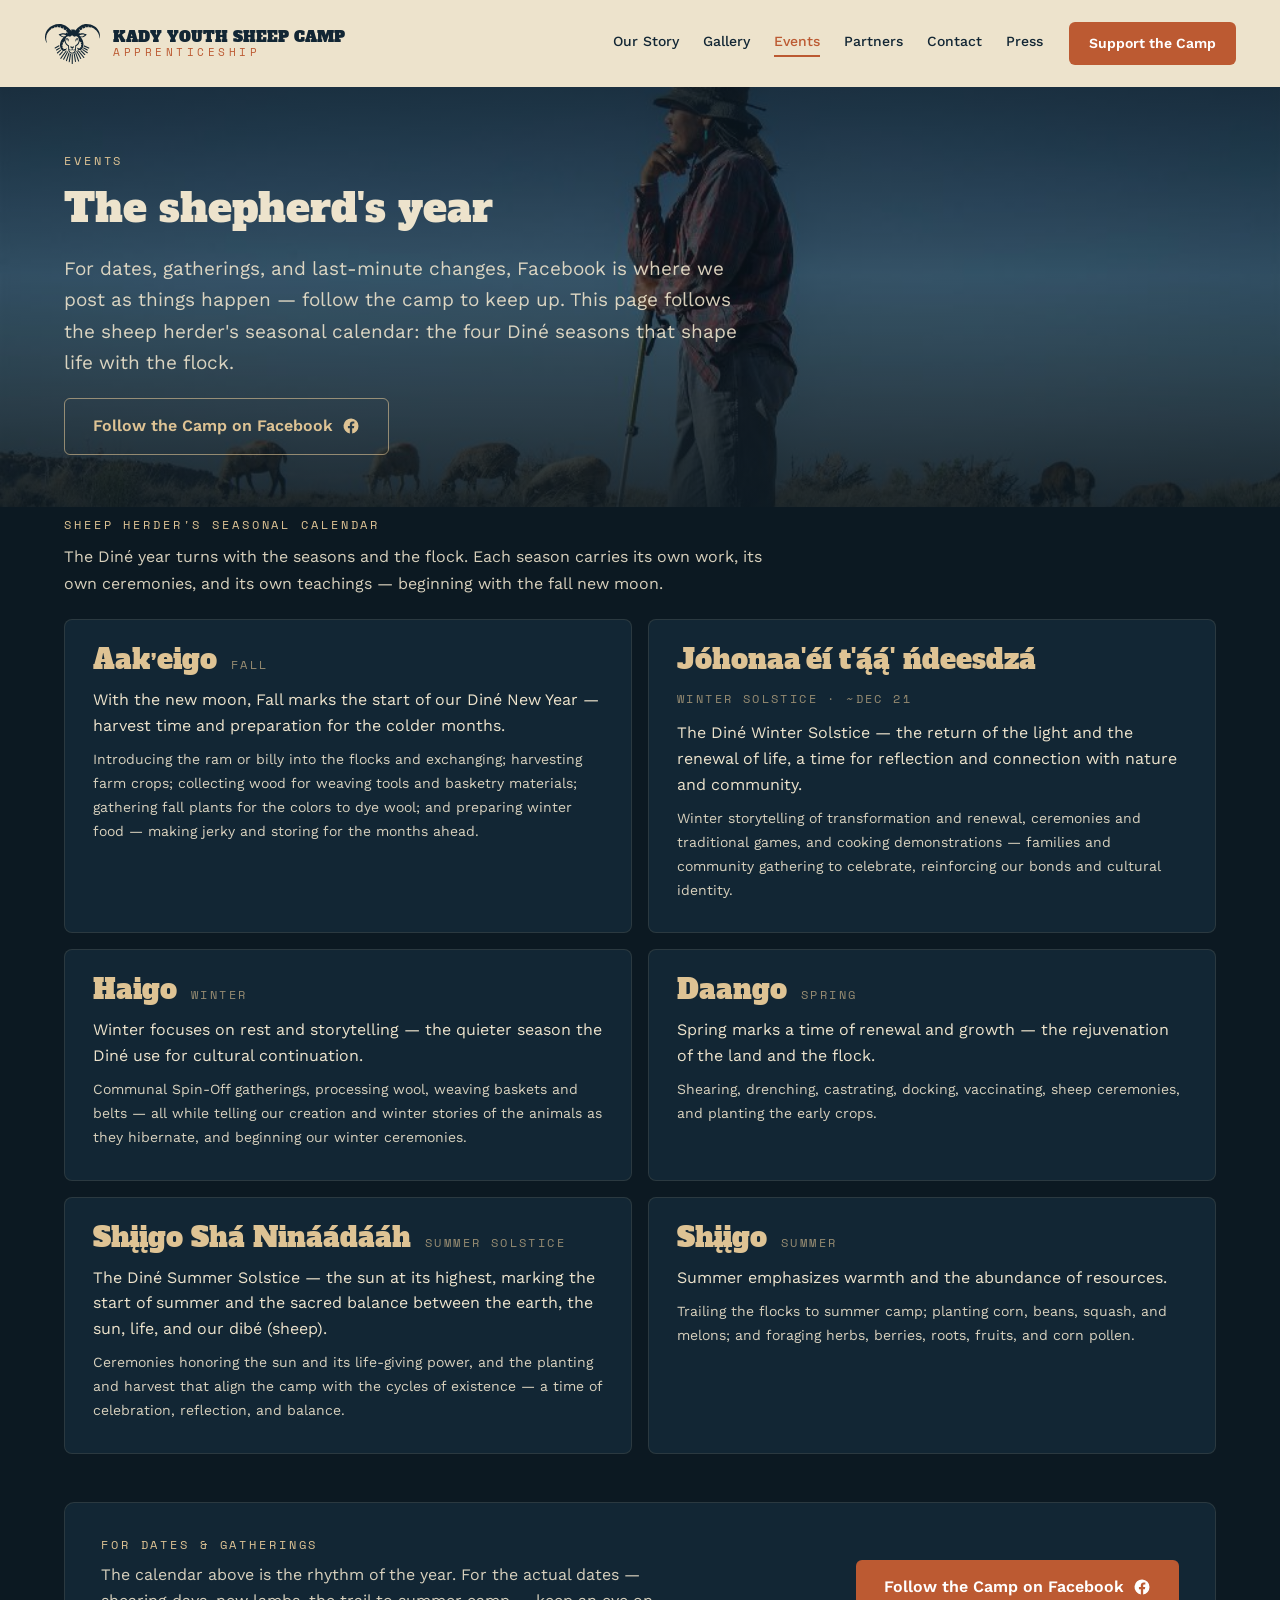
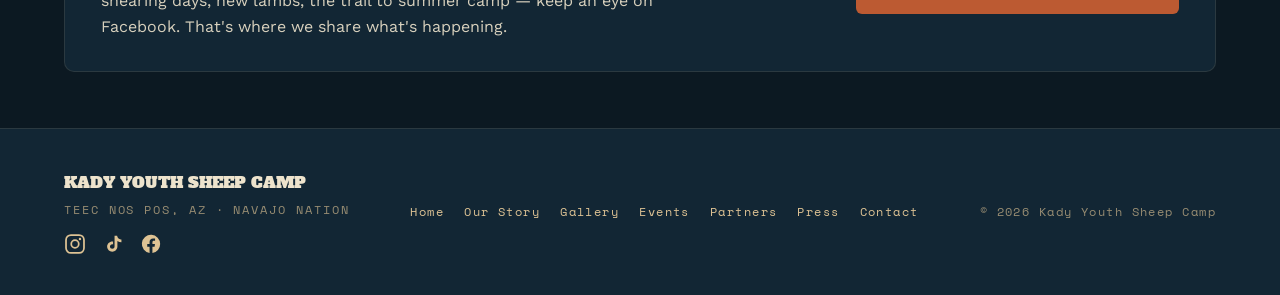
<file: events.html>
<!DOCTYPE html>
<html lang="en">
<head>
<meta charset="utf-8">
<meta name="viewport" content="width=device-width, initial-scale=1">
<title>Events — Kady Youth Sheep Camp</title>
<meta name="description" content="Gatherings, workshops, and the seasonal sheep trail at the Kady Youth Sheep Camp, Teec Nos Pos, Navajo Nation.">
<meta property="og:type" content="website">
<meta property="og:title" content="Events — Kady Youth Sheep Camp">
<meta property="og:description" content="Gatherings, workshops, and the seasonal sheep trail at the Kady Youth Sheep Camp, Teec Nos Pos, Navajo Nation.">
<meta property="og:image" content="https://kadysheepcamp.org/assets/og-image.png">
<meta property="og:url" content="https://kadysheepcamp.org/events">
<meta name="twitter:card" content="summary_large_image">
<link rel="icon" href="assets/favicon.svg" type="image/svg+xml">
<link rel="stylesheet" href="styles.css">
<style>
  .cal-intro{background:var(--deep-night); padding:8px var(--space-9) 0}
  .cal-intro .lbl{font-family:var(--font-mono); font-size:12px; letter-spacing:var(--track-label-wide); color:var(--wheat)}
  .cal-intro p{font-size:16px; line-height:1.65; color:var(--text-body-on-dark); margin:10px 0 0; max-width:720px}
  .calendar{background:var(--deep-night); padding:22px var(--space-9) 48px}
  .cal-grid{display:grid; grid-template-columns:repeat(2,1fr); gap:16px}
  .season{background:var(--night); border:1px solid var(--border-on-dark); border-radius:var(--radius-card);
    padding:26px 28px 30px; display:flex; flex-direction:column; gap:10px}
  .season .s-head{display:flex; align-items:baseline; gap:14px; flex-wrap:wrap}
  .season .s-name{font-family:var(--font-display); font-weight:400; font-size:27px; line-height:1.05; color:var(--wheat)}
  .season .s-en{font-family:var(--font-mono); font-size:12px; letter-spacing:0.2em; color:var(--text-muted-on-dark); text-transform:uppercase}
  .season .s-meaning{font-size:16px; line-height:1.6; color:var(--bone); margin:2px 0 0}
  .season .s-activities{font-size:14px; line-height:1.7; color:var(--text-body-on-dark); margin:0}
  .fb-callout{background:var(--night); margin:0 var(--space-9) 56px; padding:32px 36px;
    border:1px solid var(--border-on-dark); border-radius:var(--radius-frame);
    display:flex; align-items:center; justify-content:space-between; gap:28px; flex-wrap:wrap}
  .fb-callout .k{font-family:var(--font-mono); font-size:12px; letter-spacing:var(--track-label-wide); color:var(--wheat)}
  .fb-callout p{font-size:16px; line-height:1.6; color:var(--text-body-on-dark); margin:8px 0 0; max-width:560px}
  @media (max-width:720px){ .cal-grid{grid-template-columns:1fr}
    .fb-callout{margin-left:24px; margin-right:24px; padding:24px} }
</style>
</head>
<body>

<nav class="site-nav">
  <a class="brand" href="/">
    <img src="assets/brand/ram-final-night.svg" alt="Churro ram glyph">
    <span><span class="wm">KADY YOUTH SHEEP CAMP</span><span class="sub">APPRENTICESHIP</span></span>
  </a>
  <div class="links">
    <div class="menu">
      <a href="our-story.html">Our Story</a><a href="gallery.html">Gallery</a><a class="current" href="events.html">Events</a><a href="partners.html">Partners</a><a href="contact.html">Contact</a><a href="press.html">Press</a>
    </div>
    <a class="btn btn-solid" href="support.html">Support the Camp</a>
  </div>
</nav>

<header class="page-head">
  <img class="ph-bg" src="assets/photos/tyrrell-herding.jpg" alt="" style="object-position:center 30%">
  <div class="ph-scrim"></div>
  <div class="eyebrow">EVENTS</div>
  <h1>The shepherd's year</h1>
  <p class="lead">For dates, gatherings, and last-minute changes, Facebook is where we post as things happen — follow the camp to keep up. This page follows the sheep herder's seasonal calendar: the four Diné seasons that shape life with the flock.</p>
  <a class="btn btn-ghost-dark btn-lg" href="https://www.facebook.com/profile.php?id=61583898641618" target="_blank" rel="noopener" style="align-self:flex-start; margin-top:6px; display:inline-flex; align-items:center; gap:9px">Follow the Camp on Facebook<svg viewBox="0 0 24 24" width="18" height="18" aria-hidden="true" style="flex:0 0 auto"><path fill="currentColor" d="M22 12a10 10 0 1 0-11.56 9.88v-6.99H7.9V12h2.54V9.8c0-2.5 1.49-3.89 3.77-3.89 1.09 0 2.23.2 2.23.2v2.46h-1.26c-1.24 0-1.63.77-1.63 1.56V12h2.78l-.44 2.89h-2.34v6.99A10 10 0 0 0 22 12z"/></svg></a>
</header>

<div class="cal-intro">
  <div class="lbl">SHEEP HERDER'S SEASONAL CALENDAR</div>
  <p>The Diné year turns with the seasons and the flock. Each season carries its own work, its own ceremonies, and its own teachings — beginning with the fall new moon.</p>
</div>

<section class="calendar">
  <div class="cal-grid">
    <article class="season">
      <div class="s-head"><span class="s-name">Aakʼeigo</span><span class="s-en">Fall</span></div>
      <p class="s-meaning">With the new moon, Fall marks the start of our Diné New Year — harvest time and preparation for the colder months.</p>
      <p class="s-activities">Introducing the ram or billy into the flocks and exchanging; harvesting farm crops; collecting wood for weaving tools and basketry materials; gathering fall plants for the colors to dye wool; and preparing winter food — making jerky and storing for the months ahead.</p>
    </article>
    <article class="season">
      <div class="s-head"><span class="s-name">Jóhonaa'éí t'ą́ą́' ńdeesdzá</span><span class="s-en">Winter Solstice · ~Dec 21</span></div>
      <p class="s-meaning">The Diné Winter Solstice — the return of the light and the renewal of life, a time for reflection and connection with nature and community.</p>
      <p class="s-activities">Winter storytelling of transformation and renewal, ceremonies and traditional games, and cooking demonstrations — families and community gathering to celebrate, reinforcing our bonds and cultural identity.</p>
    </article>
    <article class="season">
      <div class="s-head"><span class="s-name">Haigo</span><span class="s-en">Winter</span></div>
      <p class="s-meaning">Winter focuses on rest and storytelling — the quieter season the Diné use for cultural continuation.</p>
      <p class="s-activities">Communal Spin-Off gatherings, processing wool, weaving baskets and belts — all while telling our creation and winter stories of the animals as they hibernate, and beginning our winter ceremonies.</p>
    </article>
    <article class="season">
      <div class="s-head"><span class="s-name">Daango</span><span class="s-en">Spring</span></div>
      <p class="s-meaning">Spring marks a time of renewal and growth — the rejuvenation of the land and the flock.</p>
      <p class="s-activities">Shearing, drenching, castrating, docking, vaccinating, sheep ceremonies, and planting the early crops.</p>
    </article>
    <article class="season">
      <div class="s-head"><span class="s-name">Shį́įgo Shá Nináádááh</span><span class="s-en">Summer Solstice</span></div>
      <p class="s-meaning">The Diné Summer Solstice — the sun at its highest, marking the start of summer and the sacred balance between the earth, the sun, life, and our dibé (sheep).</p>
      <p class="s-activities">Ceremonies honoring the sun and its life-giving power, and the planting and harvest that align the camp with the cycles of existence — a time of celebration, reflection, and balance.</p>
    </article>
    <article class="season">
      <div class="s-head"><span class="s-name">Shį́į́go</span><span class="s-en">Summer</span></div>
      <p class="s-meaning">Summer emphasizes warmth and the abundance of resources.</p>
      <p class="s-activities">Trailing the flocks to summer camp; planting corn, beans, squash, and melons; and foraging herbs, berries, roots, fruits, and corn pollen.</p>
    </article>
  </div>
</section>

<div class="fb-callout">
  <div>
    <div class="k">FOR DATES &amp; GATHERINGS</div>
    <p>The calendar above is the rhythm of the year. For the actual dates — shearing days, new lambs, the trail to summer camp — keep an eye on Facebook. That's where we share what's happening.</p>
  </div>
  <a class="btn btn-solid btn-lg" href="https://www.facebook.com/profile.php?id=61583898641618" target="_blank" rel="noopener" style="display:inline-flex; align-items:center; gap:9px">Follow the Camp on Facebook<svg viewBox="0 0 24 24" width="18" height="18" aria-hidden="true" style="flex:0 0 auto"><path fill="currentColor" d="M22 12a10 10 0 1 0-11.56 9.88v-6.99H7.9V12h2.54V9.8c0-2.5 1.49-3.89 3.77-3.89 1.09 0 2.23.2 2.23.2v2.46h-1.26c-1.24 0-1.63.77-1.63 1.56V12h2.78l-.44 2.89h-2.34v6.99A10 10 0 0 0 22 12z"/></svg></a>
</div>

<footer class="site-footer">
  <div>
    <div class="wm">KADY YOUTH SHEEP CAMP</div>
    <div class="sub">TEEC NOS POS, AZ · NAVAJO NATION</div>
  </div>
  <nav class="foot-links">
    <a href="/">Home</a>
    <a href="our-story.html">Our Story</a>
    <a href="gallery.html">Gallery</a>
    <a href="events.html">Events</a>
    <a href="partners.html">Partners</a>
    
    <a href="press.html">Press</a>
    <a href="contact.html">Contact</a>
    <a href="https://www.facebook.com/profile.php?id=61583898641618" target="_blank" rel="noopener">Facebook</a>
  </nav>
  <div class="foot-meta">© 2026 Kady Youth Sheep Camp</div>
</footer>

<script src="site.js" defer></script>
</body>
</html>
</file>
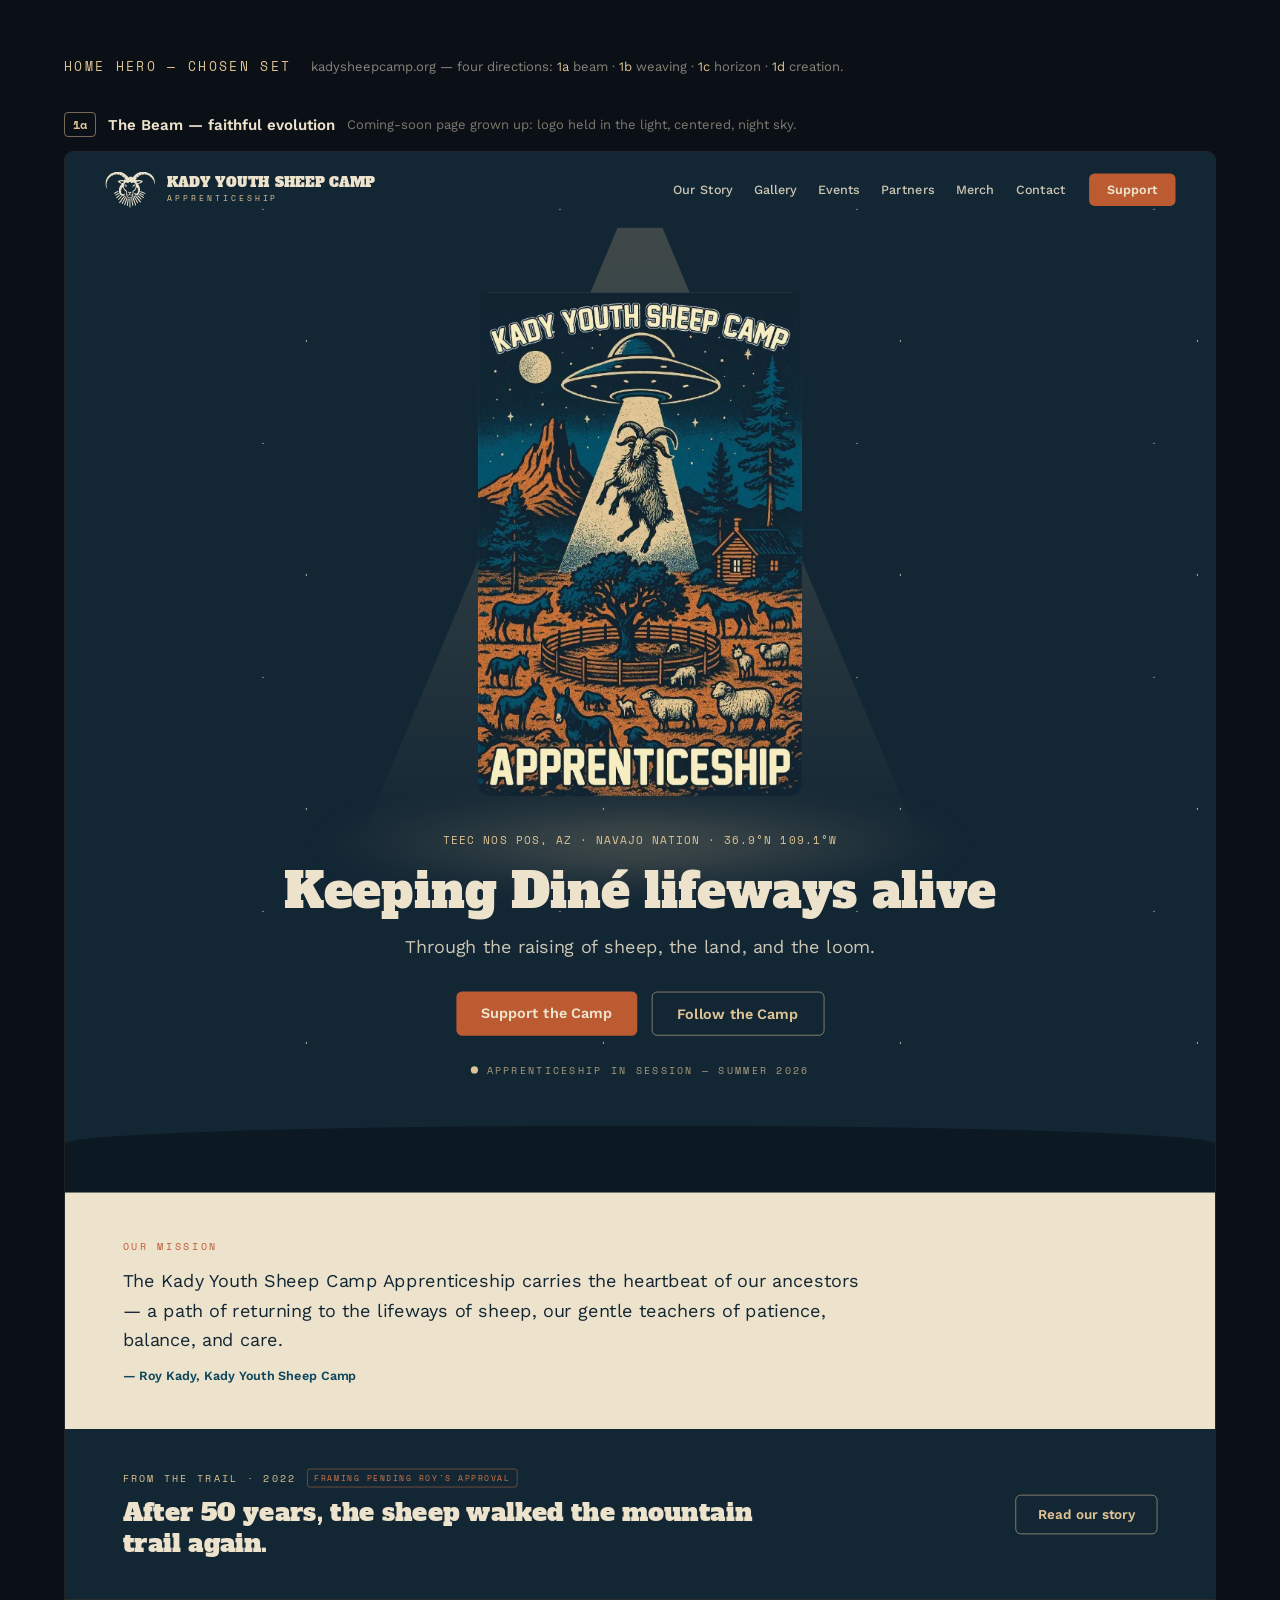
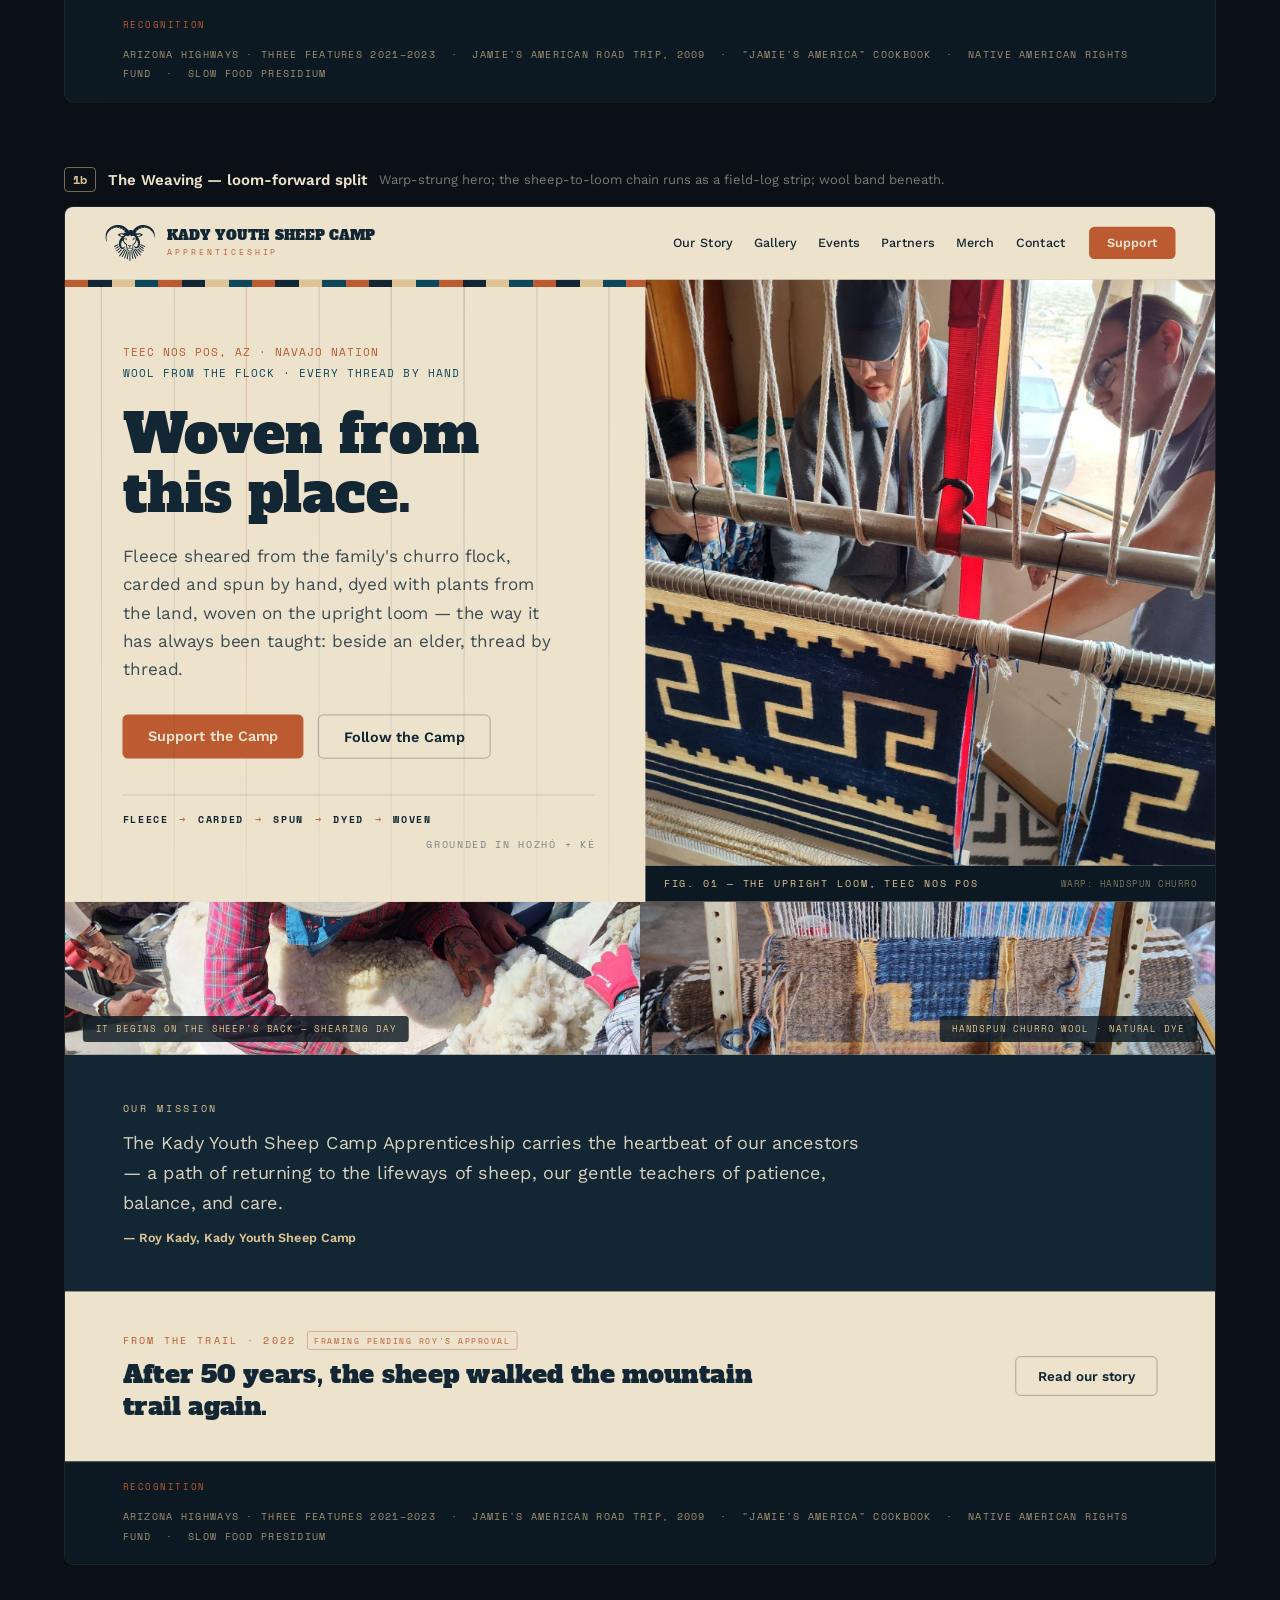
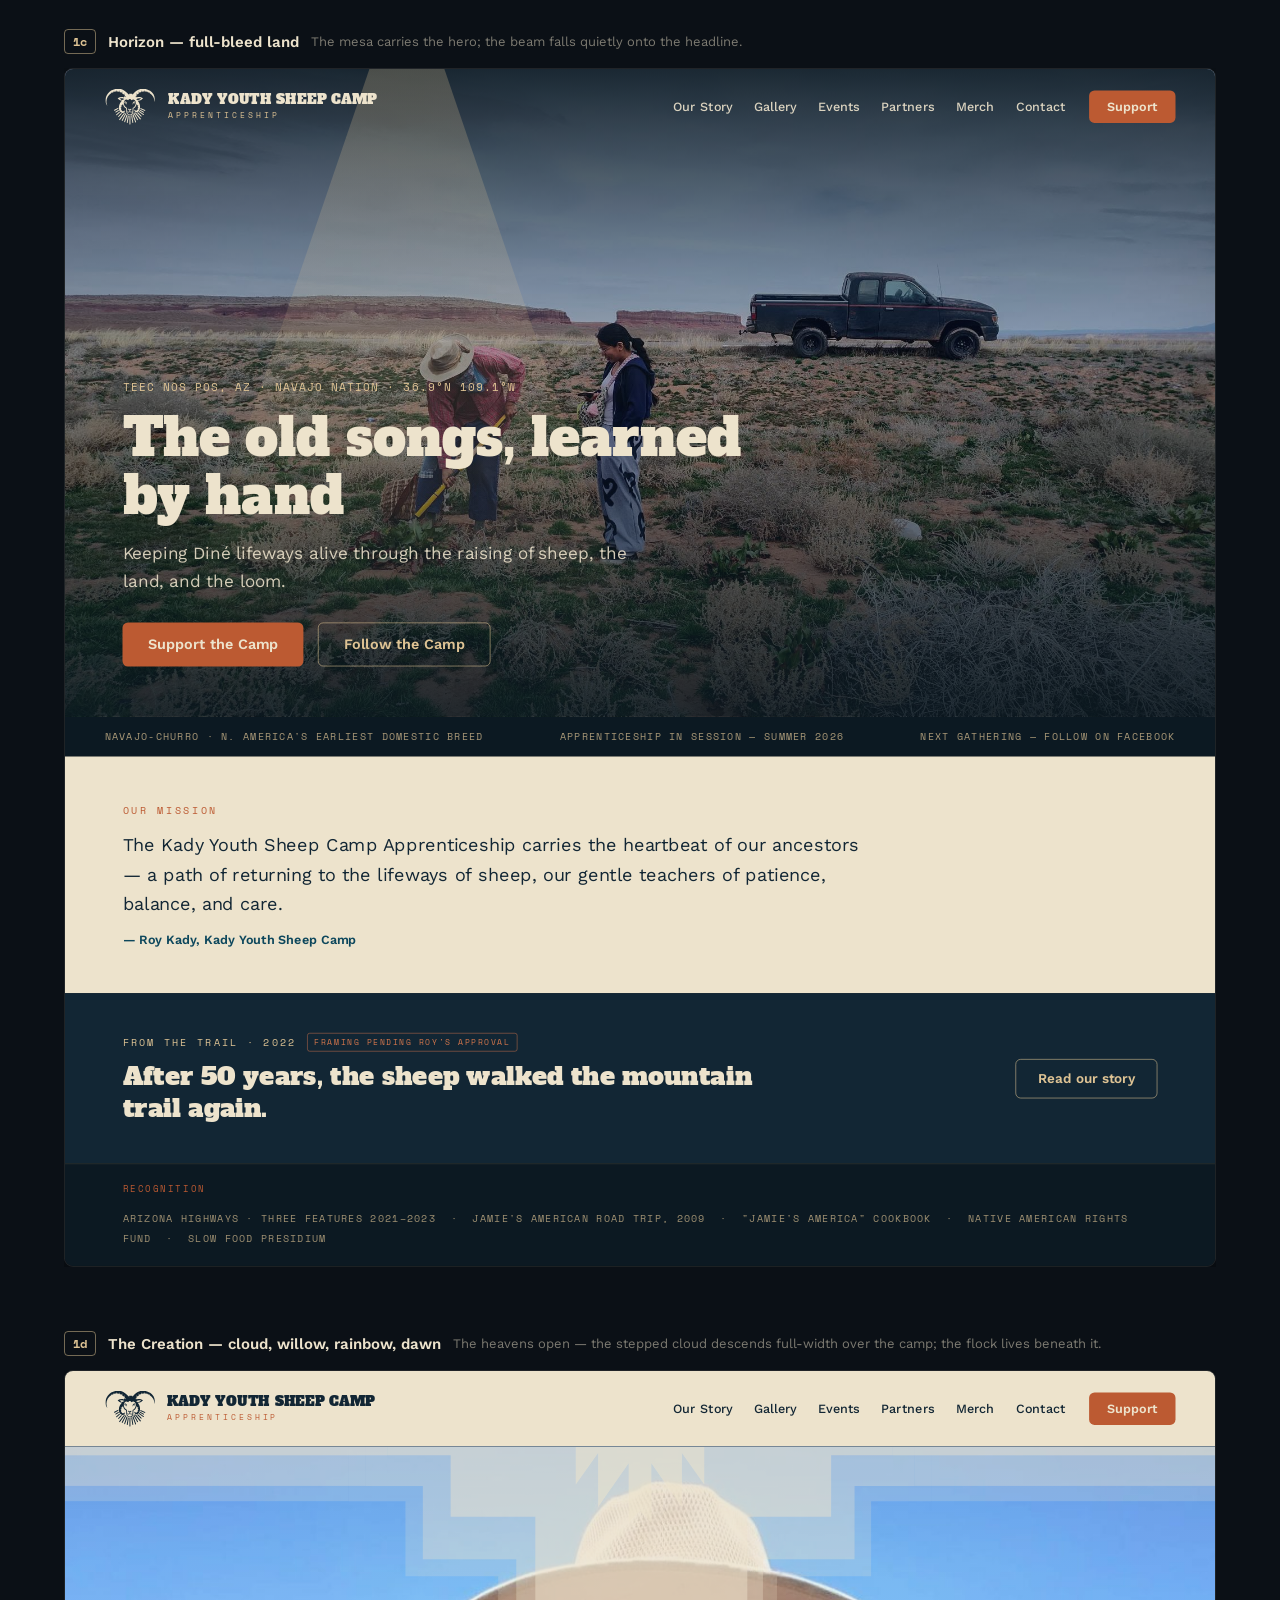
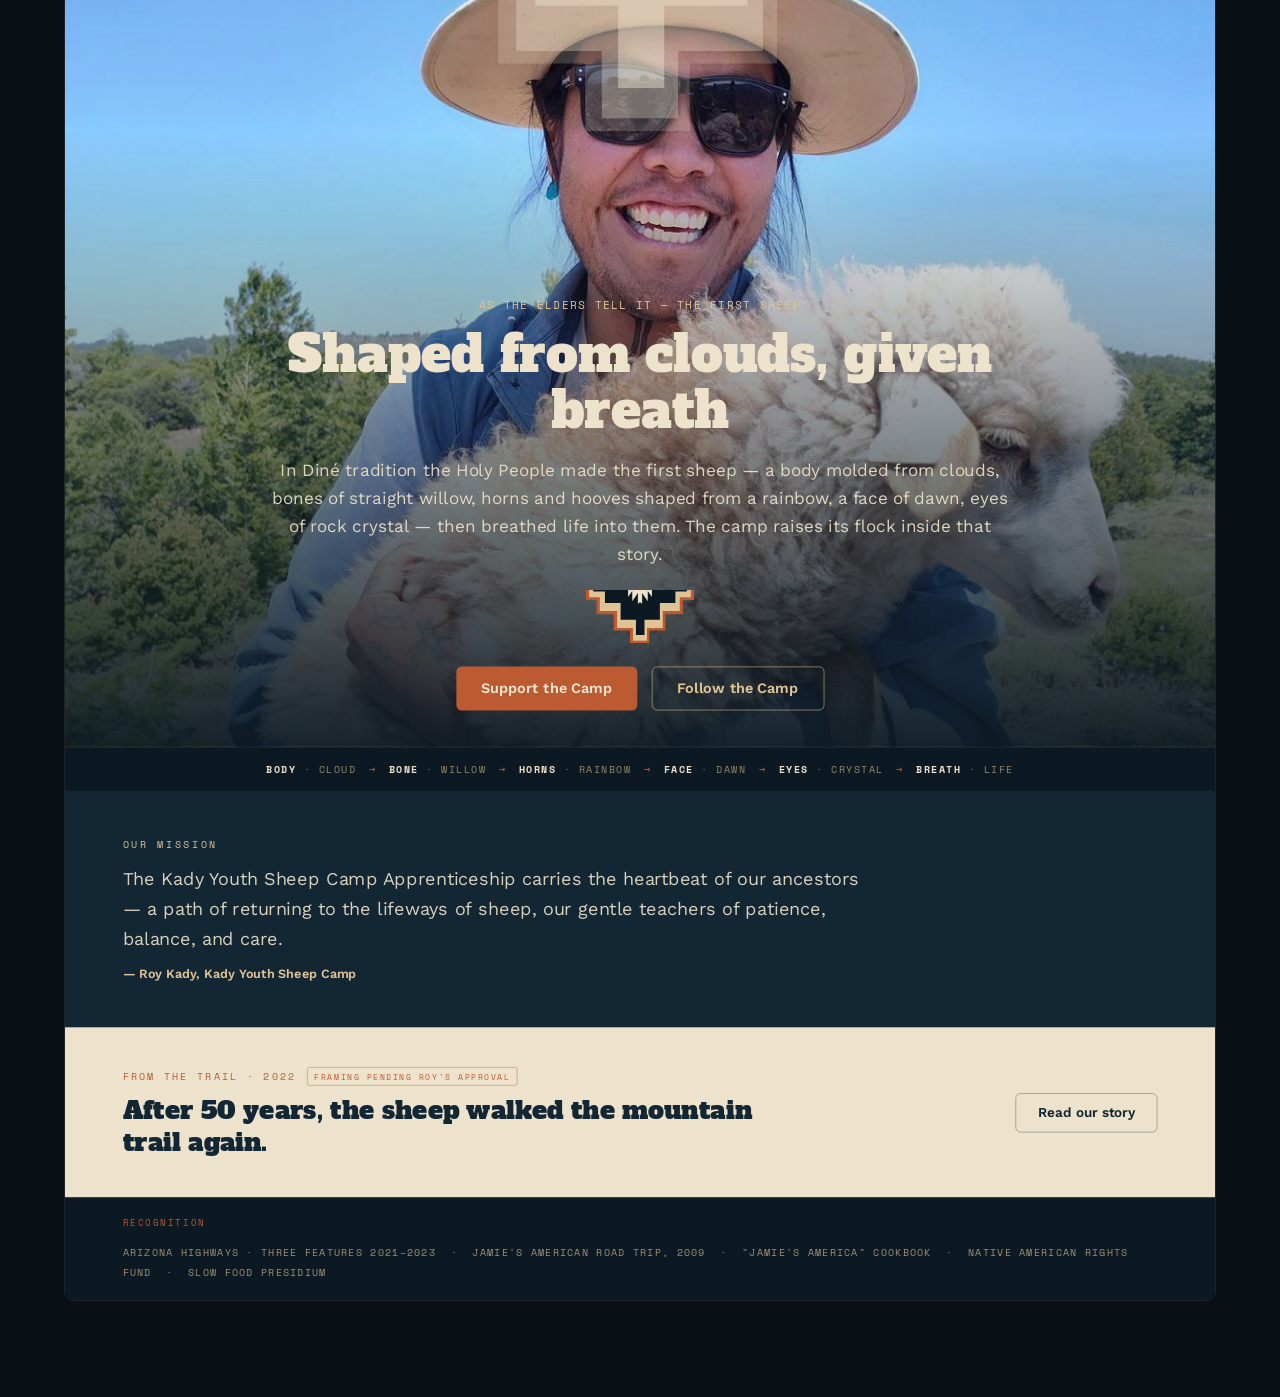
<file: heroes.html>
<!DOCTYPE html>
<html lang="en">
<head>
<meta charset="utf-8">
<meta name="viewport" content="width=device-width, initial-scale=1">
<title>Home Hero Options — Kady Youth Sheep Camp</title>
<meta name="description" content="Four home-hero directions for kadysheepcamp.org — the beam, the weaving, the horizon, and the creation.">
<meta name="robots" content="noindex">
<link rel="icon" href="assets/favicon.svg" type="image/svg+xml">

<link rel="preconnect" href="https://fonts.googleapis.com">
<link rel="preconnect" href="https://fonts.gstatic.com" crossorigin>
<link href="https://fonts.googleapis.com/css2?family=Alfa+Slab+One&family=Work+Sans:wght@400;500;600;700&family=Space+Mono:wght@400;700&display=swap" rel="stylesheet">

<style>
  :root{
    --display:'Alfa Slab One', Rockwell, Georgia, serif;
    --body:'Work Sans', system-ui, sans-serif;
    --mono:'Space Mono', ui-monospace, monospace;
  }
  *{box-sizing:border-box}
  /* The comps are authored at 1280px and scaled down with CSS zoom. iOS
     Safari's text auto-sizing would re-inflate wide body-text blocks on top
     of that scale, overlapping the lines — pin it off so text scales with
     the zoom like everything else. */
  html{-webkit-text-size-adjust:100%;text-size-adjust:100%}
  html,body{margin:0}
  body{
    background:#0B1016;
    font-family:var(--body);
    color:#EDE3CC;
    -webkit-font-smoothing:antialiased;
    overflow-x:hidden;               /* a 1280px comp can never scroll the page */
  }

  .canvas{padding:56px clamp(20px,5vw,64px) 96px; display:flex; flex-direction:column; gap:36px}

  .canvas-head{display:flex; align-items:baseline; gap:20px; flex-wrap:wrap}
  .canvas-head .tag{font-family:var(--mono); font-size:13px; letter-spacing:0.18em; color:#DEC394}
  .canvas-head .desc{font-size:13px; color:rgba(237,227,204,0.55)}
  .canvas-head .desc a{color:#DEC394; text-decoration:none}
  .canvas-head .desc a:hover{text-decoration:underline}

  /* min-width:0 stops these flex items from growing to the 1280px comp's
     intrinsic width (which on iOS WebKit left the stage measuring 1280) */
  .options{display:flex; flex-direction:column; gap:64px; align-items:stretch; width:100%; min-width:0}

  .option{display:flex; flex-direction:column; gap:14px; width:100%; min-width:0; scroll-margin-top:24px}
  .option-label{display:flex; align-items:center; gap:12px; flex-wrap:wrap}
  .option-label .badge{
    font-family:var(--mono); font-size:12px; font-weight:700; color:#DEC394;
    border:1px solid rgba(222,195,148,0.5); border-radius:4px; padding:3px 8px; text-decoration:none;
  }
  .option-label .badge:hover{border-color:#DEC394}
  .option-label .name{color:#EDE3CC; font-weight:600; font-size:15px}
  .option-label .blurb{color:rgba(237,227,204,0.5); font-size:13px}

  /* responsive stage: each comp is authored at 1280px and scaled to fit */
  .stage{width:100%; overflow:hidden}
  .comp{
    width:1280px;
    transform-origin:top left;
    border:1px solid rgba(237,227,204,0.12); border-radius:10px; overflow:hidden;
    box-shadow:0 24px 60px rgba(0,0,0,0.5);
  }

  /* hover states (prototype used inline style-hover) */
  .btn-rust:hover{background:#D6774C !important}
  .btn-ghost-gold:hover{border-color:#DEC394 !important; color:#EDE3CC !important}
  .btn-ghost-ink:hover{border-color:#122634 !important}

  @media (prefers-reduced-motion:reduce){*{animation:none !important}}
</style>
</head>
<body>

<section class="canvas">
  <div class="canvas-head">
    <div class="tag">HOME HERO — CHOSEN SET</div>
    <div class="desc">kadysheepcamp.org — four directions: <a href="#1a">1a</a> beam · <a href="#1b">1b</a> weaving · <a href="#1c">1c</a> horizon · <a href="#1d">1d</a> creation.</div>
  </div>

  <div class="options">

    <!-- ============ OPTION 1A — THE BEAM ============ -->
    <div id="1a" class="option">
      <div class="option-label">
        <a href="#1a" class="badge">1a</a>
        <div class="name">The Beam — faithful evolution</div>
        <div class="blurb">Coming-soon page grown up: logo held in the light, centered, night sky.</div>
      </div>
      <div class="stage">
      <div class="comp">
        <div style="background:#122634; position:relative; overflow:hidden;">
          <div style="position:absolute; inset:0; background-image:radial-gradient(1.4px 1.4px at 30px 40px, rgba(237,227,204,0.9) 50%, transparent 51%), radial-gradient(1px 1px at 140px 120px, rgba(237,227,204,0.65) 50%, transparent 51%), radial-gradient(1.2px 1.2px at 220px 64px, rgba(237,227,204,0.5) 50%, transparent 51%), radial-gradient(1px 1px at 90px 190px, rgba(237,227,204,0.55) 50%, transparent 51%), radial-gradient(1.6px 1.6px at 268px 210px, rgba(237,227,204,0.75) 50%, transparent 51%); background-size:330px 260px;"></div>
          <div style="position:relative; display:flex; justify-content:space-between; align-items:center; padding:22px 44px;">
            <div style="display:flex; align-items:center; gap:12px;">
              <img src="assets/brand/ram-final-bone.svg" alt="Churro ram glyph" style="width:57px; height:40px; object-fit:contain;">
              <div style="display:flex; flex-direction:column; gap:2px;">
                <div style="font-family:'Alfa Slab One',serif; font-size:15px; line-height:1.1; color:#EDE3CC;">KADY YOUTH SHEEP CAMP</div>
                <div style="font-family:'Space Mono',monospace; font-size:9px; letter-spacing:0.32em; color:#DEC394;">APPRENTICESHIP</div>
              </div>
            </div>
            <div style="display:flex; align-items:center; gap:26px;">
              <div style="display:flex; gap:24px; font-size:14px; font-weight:500; color:rgba(237,227,204,0.85);">
                <span>Our Story</span><span>Gallery</span><span>Events</span><span>Partners</span><span>Merch</span><span>Contact</span>
              </div>
              <a href="support.html" class="btn-rust" style="background:#BC5A32; color:#EDE3CC; font-weight:600; font-size:14px; padding:10px 20px; border-radius:6px; text-decoration:none;">Support</a>
            </div>
          </div>
          <div style="position:relative; text-align:center; padding-top:28px;">
            <div style="position:absolute; top:0; left:50%; transform:translateX(-50%); width:620px; height:680px; clip-path:polygon(46% 0, 54% 0, 100% 100%, 0 100%); background:linear-gradient(180deg, rgba(222,195,148,0.22), rgba(222,195,148,0.16) 40%, rgba(222,195,148,0.04) 88%, transparent);"></div>
            <div style="position:absolute; top:630px; left:50%; transform:translateX(-50%); width:740px; height:110px; background:radial-gradient(ellipse at center, rgba(222,195,148,0.28), transparent 70%); filter:blur(18px);"></div>
            <img src="assets/slot-logo-1a.webp" alt="Kady Youth Sheep Camp — sheep in the beam" style="position:relative; width:360px; height:560px; object-fit:contain; margin:44px auto 0; display:block; border-radius:14px;">
            <div style="position:relative; margin-top:40px; font-family:'Space Mono',monospace; font-size:12px; letter-spacing:0.16em; color:#DEC394;">TEEC NOS POS, AZ · NAVAJO NATION · 36.9°N 109.1°W</div>
            <h1 style="position:relative; font-family:'Alfa Slab One',serif; font-weight:400; font-size:54px; line-height:1.12; color:#EDE3CC; max-width:880px; margin:18px auto 0;">Keeping Diné lifeways alive</h1>
            <p style="position:relative; font-size:20px; line-height:1.6; color:rgba(237,227,204,0.85); max-width:640px; margin:16px auto 0;">Through the raising of sheep, the land, and the loom.</p>
            <div style="position:relative; display:flex; justify-content:center; gap:16px; margin-top:34px;">
              <a href="support.html" class="btn-rust" style="background:#BC5A32; color:#EDE3CC; font-weight:600; font-size:16px; padding:14px 28px; border-radius:6px; text-decoration:none;">Support the Camp</a>
              <a href="https://www.facebook.com/profile.php?id=61583898641618" class="btn-ghost-gold" style="border:1px solid rgba(222,195,148,0.6); color:#DEC394; font-weight:600; font-size:16px; padding:14px 28px; border-radius:6px; text-decoration:none;">Follow the Camp</a>
            </div>
            <div style="position:relative; display:flex; justify-content:center; align-items:center; gap:10px; margin-top:30px; padding-bottom:64px;">
              <span style="width:8px; height:8px; border-radius:50%; background:#DEC394; display:inline-block;"></span>
              <span style="font-family:'Space Mono',monospace; font-size:11px; letter-spacing:0.2em; color:rgba(222,195,148,0.75);">APPRENTICESHIP IN SESSION — SUMMER 2026</span>
            </div>
          </div>
          <div style="position:relative; height:74px; background:#0C1922; border-radius:100% 100% 0 0 / 40px 40px 0 0; margin-top:-10px;"></div>
        </div>
        <div style="background:#EDE3CC; padding:52px 64px; display:flex; flex-direction:column; gap:14px;">
          <div style="font-family:'Space Mono',monospace; font-size:11px; letter-spacing:0.24em; color:#BC5A32;">OUR MISSION</div>
          <p style="font-size:20px; line-height:1.65; color:#122634; max-width:820px; margin:0;">The Kady Youth Sheep Camp Apprenticeship carries the heartbeat of our ancestors — a path of returning to the lifeways of sheep, our gentle teachers of patience, balance, and care.</p>
          <div style="font-size:14px; font-weight:600; color:#0D475C;">— Roy Kady, Kady Youth Sheep Camp</div>
        </div>
        <div style="background:#122634; padding:44px 64px; display:flex; justify-content:space-between; align-items:center; gap:32px; flex-wrap:wrap;">
          <div style="display:flex; flex-direction:column; gap:10px;">
            <div style="display:flex; align-items:center; gap:12px;">
              <span style="font-family:'Space Mono',monospace; font-size:11px; letter-spacing:0.2em; color:#DEC394;">FROM THE TRAIL · 2022</span>
              <span style="font-family:'Space Mono',monospace; font-size:9px; letter-spacing:0.14em; color:#D6774C; border:1px solid rgba(214,119,76,0.5); border-radius:3px; padding:3px 7px;">FRAMING PENDING ROY'S APPROVAL</span>
            </div>
            <div style="font-family:'Alfa Slab One',serif; font-size:28px; line-height:1.25; color:#EDE3CC; max-width:720px;">After 50 years, the sheep walked the mountain trail again.</div>
          </div>
          <a href="#" class="btn-ghost-gold" style="border:1px solid rgba(222,195,148,0.6); color:#DEC394; font-weight:600; font-size:15px; padding:12px 24px; border-radius:6px; text-decoration:none; white-space:nowrap;">Read our story</a>
        </div>
        <div style="background:#0C1922; padding:20px 64px; display:flex; align-items:baseline; gap:14px; flex-wrap:wrap; border-top:1px solid rgba(222,195,148,0.12);">
          <span style="font-family:'Space Mono',monospace; font-size:10px; letter-spacing:0.24em; color:#BC5A32;">RECOGNITION</span>
          <span style="font-family:'Space Mono',monospace; font-size:11px; letter-spacing:0.1em; color:rgba(222,195,148,0.7); line-height:2;">ARIZONA HIGHWAYS · THREE FEATURES 2021–2023&nbsp;&nbsp;·&nbsp;&nbsp;JAMIE'S AMERICAN ROAD TRIP, 2009&nbsp;&nbsp;·&nbsp;&nbsp;"JAMIE'S AMERICA" COOKBOOK&nbsp;&nbsp;·&nbsp;&nbsp;NATIVE AMERICAN RIGHTS FUND&nbsp;&nbsp;·&nbsp;&nbsp;SLOW FOOD PRESIDIUM</span>
        </div>
      </div>
      </div>
    </div>

    <!-- ============ OPTION 1B — THE WEAVING ============ -->
    <div id="1b" class="option">
      <div class="option-label">
        <a href="#1b" class="badge">1b</a>
        <div class="name">The Weaving — loom-forward split</div>
        <div class="blurb">Warp-strung hero; the sheep-to-loom chain runs as a field-log strip; wool band beneath.</div>
      </div>
      <div class="stage">
      <div class="comp">
        <div style="background:#EDE3CC;">
          <div style="display:flex; justify-content:space-between; align-items:center; padding:20px 44px; border-bottom:1px solid rgba(18,38,52,0.12);">
            <div style="display:flex; align-items:center; gap:12px;">
              <img src="assets/brand/ram-final-night.svg" alt="Churro ram glyph" style="width:57px; height:40px; object-fit:contain;">
              <div style="display:flex; flex-direction:column; gap:2px;">
                <div style="font-family:'Alfa Slab One',serif; font-size:15px; line-height:1.1; color:#122634;">KADY YOUTH SHEEP CAMP</div>
                <div style="font-family:'Space Mono',monospace; font-size:9px; letter-spacing:0.32em; color:#BC5A32;">APPRENTICESHIP</div>
              </div>
            </div>
            <div style="display:flex; align-items:center; gap:26px;">
              <div style="display:flex; gap:24px; font-size:14px; font-weight:500; color:#122634;">
                <span>Our Story</span><span>Gallery</span><span>Events</span><span>Partners</span><span>Merch</span><span>Contact</span>
              </div>
              <a href="support.html" class="btn-rust" style="background:#BC5A32; color:#EDE3CC; font-weight:600; font-size:14px; padding:10px 20px; border-radius:6px; text-decoration:none;">Support</a>
            </div>
          </div>
          <div style="display:grid; grid-template-columns: 1.02fr 1fr; min-height:640px;">
            <div style="position:relative; padding:72px 56px 56px 64px; display:flex; flex-direction:column; justify-content:center; overflow:hidden;">
              <div style="position:absolute; inset:0; display:flex; justify-content:space-between; padding:0 40px;">
                <div style="width:1px; background:linear-gradient(180deg, rgba(18,38,52,0.22), rgba(18,38,52,0.06));"></div>
                <div style="width:1px; background:linear-gradient(180deg, rgba(18,38,52,0.18), rgba(18,38,52,0.05));"></div>
                <div style="width:1px; background:linear-gradient(180deg, rgba(188,90,50,0.4), rgba(188,90,50,0.08));"></div>
                <div style="width:1px; background:linear-gradient(180deg, rgba(18,38,52,0.18), rgba(18,38,52,0.05));"></div>
                <div style="width:1px; background:linear-gradient(180deg, rgba(18,38,52,0.22), rgba(18,38,52,0.06));"></div>
                <div style="width:1px; background:linear-gradient(180deg, rgba(13,71,92,0.35), rgba(13,71,92,0.07));"></div>
                <div style="width:1px; background:linear-gradient(180deg, rgba(18,38,52,0.18), rgba(18,38,52,0.05));"></div>
                <div style="width:1px; background:linear-gradient(180deg, rgba(18,38,52,0.22), rgba(18,38,52,0.06));"></div>
              </div>
              <div style="position:absolute; top:0; left:0; right:0; height:8px; background:repeating-linear-gradient(90deg, #BC5A32 0 26px, #122634 26px 52px, #DEC394 52px 78px, #0D475C 78px 104px);"></div>
              <div style="position:relative; display:flex; flex-direction:column; gap:6px; font-family:'Space Mono',monospace; font-size:12px; letter-spacing:0.16em; color:#BC5A32;">
                <div>TEEC NOS POS, AZ · NAVAJO NATION</div>
                <div style="color:#0D475C;">WOOL FROM THE FLOCK · EVERY THREAD BY HAND</div>
              </div>
              <h1 style="position:relative; font-family:'Alfa Slab One',serif; font-weight:400; font-size:60px; line-height:1.1; color:#122634; margin:26px 0 0;">Woven from this place.</h1>
              <p style="position:relative; font-size:19px; line-height:1.65; color:rgba(18,38,52,0.8); max-width:480px; margin:22px 0 0;">Fleece sheared from the family's churro flock, carded and spun by hand, dyed with plants from the land, woven on the upright loom — the way it has always been taught: beside an elder, thread by thread.</p>
              <div style="display:flex; gap:16px; margin-top:34px;">
                <a href="support.html" class="btn-rust" style="background:#BC5A32; color:#EDE3CC; font-weight:600; font-size:16px; padding:14px 28px; border-radius:6px; text-decoration:none;">Support the Camp</a>
                <a href="https://www.facebook.com/profile.php?id=61583898641618" class="btn-ghost-ink" style="border:1px solid rgba(18,38,52,0.35); color:#122634; font-weight:600; font-size:16px; padding:14px 28px; border-radius:6px; text-decoration:none;">Follow the Camp</a>
              </div>
              <div style="position:relative; display:flex; align-items:center; gap:12px; margin-top:40px; border-top:1px solid rgba(18,38,52,0.15); padding-top:18px; font-family:'Space Mono',monospace; font-size:11px; letter-spacing:0.14em; color:rgba(18,38,52,0.65); flex-wrap:wrap;">
                <span style="color:#122634; font-weight:700;">FLEECE</span><span style="color:#BC5A32;">→</span>
                <span style="color:#122634; font-weight:700;">CARDED</span><span style="color:#BC5A32;">→</span>
                <span style="color:#122634; font-weight:700;">SPUN</span><span style="color:#BC5A32;">→</span>
                <span style="color:#122634; font-weight:700;">DYED</span><span style="color:#BC5A32;">→</span>
                <span style="color:#122634; font-weight:700;">WOVEN</span>
                <span style="color:rgba(18,38,52,0.5); margin-left:auto;">GROUNDED IN HOZHÓ + KÉ</span>
              </div>
            </div>
            <div style="position:relative; display:flex; flex-direction:column;">
              <img src="assets/photos/loom-teaching.jpg" alt="Apprentices working an indigo weaving on the upright loom" style="width:100%; flex:1; object-fit:cover; object-position:center 40%; min-height:0;">
              <div style="background:#0C1922; padding:12px 20px; display:flex; justify-content:space-between; align-items:baseline; gap:16px;">
                <span style="font-family:'Space Mono',monospace; font-size:11px; letter-spacing:0.16em; color:#DEC394;">FIG. 01 — THE UPRIGHT LOOM, TEEC NOS POS</span>
                <span style="font-family:'Space Mono',monospace; font-size:10px; letter-spacing:0.12em; color:rgba(222,195,148,0.55);">WARP: HANDSPUN CHURRO</span>
              </div>
            </div>
          </div>
          <div style="display:grid; grid-template-columns:1fr 1fr; height:170px;">
            <div style="position:relative; overflow:hidden;">
              <img src="assets/photos/shearing.jpg" alt="Hand-shearing a churro fleece" style="position:absolute; inset:0; width:100%; height:100%; object-fit:cover; object-position:center 30%;">
              <div style="position:absolute; left:20px; bottom:14px; background:rgba(12,25,34,0.82); padding:7px 14px; border-radius:4px; font-family:'Space Mono',monospace; font-size:10px; letter-spacing:0.16em; color:#DEC394;">IT BEGINS ON THE SHEEP'S BACK — SHEARING DAY</div>
            </div>
            <div style="position:relative; overflow:hidden;">
              <img src="assets/photos/loom-detail.jpg" alt="In-progress weaving of handspun churro wool" style="position:absolute; inset:0; width:100%; height:100%; object-fit:cover; object-position:center 66%;">
              <div style="position:absolute; right:20px; bottom:14px; background:rgba(12,25,34,0.82); padding:7px 14px; border-radius:4px; font-family:'Space Mono',monospace; font-size:10px; letter-spacing:0.16em; color:#DEC394;">HANDSPUN CHURRO WOOL · NATURAL DYE</div>
            </div>
          </div>
        </div>
        <div style="background:#122634; padding:52px 64px; display:flex; flex-direction:column; gap:14px;">
          <div style="font-family:'Space Mono',monospace; font-size:11px; letter-spacing:0.24em; color:#DEC394;">OUR MISSION</div>
          <p style="font-size:20px; line-height:1.65; color:rgba(237,227,204,0.9); max-width:820px; margin:0;">The Kady Youth Sheep Camp Apprenticeship carries the heartbeat of our ancestors — a path of returning to the lifeways of sheep, our gentle teachers of patience, balance, and care.</p>
          <div style="font-size:14px; font-weight:600; color:#DEC394;">— Roy Kady, Kady Youth Sheep Camp</div>
        </div>
        <div style="background:#EDE3CC; padding:44px 64px; display:flex; justify-content:space-between; align-items:center; gap:32px; flex-wrap:wrap;">
          <div style="display:flex; flex-direction:column; gap:10px;">
            <div style="display:flex; align-items:center; gap:12px;">
              <span style="font-family:'Space Mono',monospace; font-size:11px; letter-spacing:0.2em; color:#BC5A32;">FROM THE TRAIL · 2022</span>
              <span style="font-family:'Space Mono',monospace; font-size:9px; letter-spacing:0.14em; color:#BC5A32; border:1px solid rgba(188,90,50,0.45); border-radius:3px; padding:3px 7px;">FRAMING PENDING ROY'S APPROVAL</span>
            </div>
            <div style="font-family:'Alfa Slab One',serif; font-size:28px; line-height:1.25; color:#122634; max-width:720px;">After 50 years, the sheep walked the mountain trail again.</div>
          </div>
          <a href="#" class="btn-ghost-ink" style="border:1px solid rgba(18,38,52,0.35); color:#122634; font-weight:600; font-size:15px; padding:12px 24px; border-radius:6px; text-decoration:none; white-space:nowrap;">Read our story</a>
        </div>
        <div style="background:#0C1922; padding:20px 64px; display:flex; align-items:baseline; gap:14px; flex-wrap:wrap; border-top:1px solid rgba(222,195,148,0.12);">
          <span style="font-family:'Space Mono',monospace; font-size:10px; letter-spacing:0.24em; color:#BC5A32;">RECOGNITION</span>
          <span style="font-family:'Space Mono',monospace; font-size:11px; letter-spacing:0.1em; color:rgba(222,195,148,0.7); line-height:2;">ARIZONA HIGHWAYS · THREE FEATURES 2021–2023&nbsp;&nbsp;·&nbsp;&nbsp;JAMIE'S AMERICAN ROAD TRIP, 2009&nbsp;&nbsp;·&nbsp;&nbsp;"JAMIE'S AMERICA" COOKBOOK&nbsp;&nbsp;·&nbsp;&nbsp;NATIVE AMERICAN RIGHTS FUND&nbsp;&nbsp;·&nbsp;&nbsp;SLOW FOOD PRESIDIUM</span>
        </div>
      </div>
      </div>
    </div>

    <!-- ============ OPTION 1C — HORIZON ============ -->
    <div id="1c" class="option">
      <div class="option-label">
        <a href="#1c" class="badge">1c</a>
        <div class="name">Horizon — full-bleed land</div>
        <div class="blurb">The mesa carries the hero; the beam falls quietly onto the headline.</div>
      </div>
      <div class="stage">
      <div class="comp">
        <div style="position:relative; height:720px; overflow:hidden;">
          <img src="assets/photos/herb-gathering.jpg" alt="Gathering herbs below the mesa" style="position:absolute; inset:0; width:100%; height:100%; object-fit:cover;">
          <div style="position:absolute; inset:0; background:linear-gradient(180deg, rgba(12,25,34,0.92) 0%, rgba(12,25,34,0.30) 42%, rgba(12,25,34,0.88) 100%);"></div>
          <div style="position:absolute; top:0; left:120px; width:520px; height:640px; clip-path:polygon(42% 0, 58% 0, 100% 100%, 0 100%); background:linear-gradient(180deg, rgba(222,195,148,0.26), rgba(222,195,148,0.03) 90%, transparent);"></div>
          <div style="position:relative; display:flex; justify-content:space-between; align-items:center; padding:22px 44px;">
            <div style="display:flex; align-items:center; gap:14px;">
              <img src="assets/brand/ram-final-bone.svg" alt="Churro ram glyph" style="width:57px; height:40px; object-fit:contain;">
              <div style="display:flex; flex-direction:column; gap:2px;">
                <div style="font-family:'Alfa Slab One',serif; font-size:15px; line-height:1.1; color:#EDE3CC;">KADY YOUTH SHEEP CAMP</div>
                <div style="font-family:'Space Mono',monospace; font-size:9px; letter-spacing:0.32em; color:#DEC394;">APPRENTICESHIP</div>
              </div>
            </div>
            <div style="display:flex; align-items:center; gap:26px;">
              <div style="display:flex; gap:24px; font-size:14px; font-weight:500; color:rgba(237,227,204,0.9);">
                <span>Our Story</span><span>Gallery</span><span>Events</span><span>Partners</span><span>Merch</span><span>Contact</span>
              </div>
              <a href="support.html" class="btn-rust" style="background:#BC5A32; color:#EDE3CC; font-weight:600; font-size:14px; padding:10px 20px; border-radius:6px; text-decoration:none;">Support</a>
            </div>
          </div>
          <div style="position:absolute; left:64px; bottom:56px; max-width:720px; display:flex; flex-direction:column; gap:0;">
            <div style="font-family:'Space Mono',monospace; font-size:12px; letter-spacing:0.16em; color:#DEC394;">TEEC NOS POS, AZ · NAVAJO NATION · 36.9°N 109.1°W</div>
            <h1 style="font-family:'Alfa Slab One',serif; font-weight:400; font-size:58px; line-height:1.12; color:#EDE3CC; margin:16px 0 0;">The old songs, learned by hand</h1>
            <p style="font-size:19px; line-height:1.6; color:rgba(237,227,204,0.88); max-width:560px; margin:16px 0 0;">Keeping Diné lifeways alive through the raising of sheep, the land, and the loom.</p>
            <div style="display:flex; gap:16px; margin-top:30px;">
              <a href="support.html" class="btn-rust" style="background:#BC5A32; color:#EDE3CC; font-weight:600; font-size:16px; padding:14px 28px; border-radius:6px; text-decoration:none;">Support the Camp</a>
              <a href="https://www.facebook.com/profile.php?id=61583898641618" class="btn-ghost-gold" style="border:1px solid rgba(222,195,148,0.6); color:#DEC394; font-weight:600; font-size:16px; padding:14px 28px; border-radius:6px; text-decoration:none;">Follow the Camp</a>
            </div>
          </div>
        </div>
        <div style="background:#0C1922; display:flex; justify-content:space-between; gap:24px; padding:14px 44px; font-family:'Space Mono',monospace; font-size:11px; letter-spacing:0.1em; color:rgba(222,195,148,0.75); white-space:nowrap;">
          <span>NAVAJO-CHURRO · N. AMERICA'S EARLIEST DOMESTIC BREED</span>
          <span>APPRENTICESHIP IN SESSION — SUMMER 2026</span>
          <span>NEXT GATHERING — FOLLOW ON FACEBOOK</span>
        </div>
        <div style="background:#EDE3CC; padding:52px 64px; display:flex; flex-direction:column; gap:14px;">
          <div style="font-family:'Space Mono',monospace; font-size:11px; letter-spacing:0.24em; color:#BC5A32;">OUR MISSION</div>
          <p style="font-size:20px; line-height:1.65; color:#122634; max-width:820px; margin:0;">The Kady Youth Sheep Camp Apprenticeship carries the heartbeat of our ancestors — a path of returning to the lifeways of sheep, our gentle teachers of patience, balance, and care.</p>
          <div style="font-size:14px; font-weight:600; color:#0D475C;">— Roy Kady, Kady Youth Sheep Camp</div>
        </div>
        <div style="background:#122634; padding:44px 64px; display:flex; justify-content:space-between; align-items:center; gap:32px; flex-wrap:wrap;">
          <div style="display:flex; flex-direction:column; gap:10px;">
            <div style="display:flex; align-items:center; gap:12px;">
              <span style="font-family:'Space Mono',monospace; font-size:11px; letter-spacing:0.2em; color:#DEC394;">FROM THE TRAIL · 2022</span>
              <span style="font-family:'Space Mono',monospace; font-size:9px; letter-spacing:0.14em; color:#D6774C; border:1px solid rgba(214,119,76,0.5); border-radius:3px; padding:3px 7px;">FRAMING PENDING ROY'S APPROVAL</span>
            </div>
            <div style="font-family:'Alfa Slab One',serif; font-size:28px; line-height:1.25; color:#EDE3CC; max-width:720px;">After 50 years, the sheep walked the mountain trail again.</div>
          </div>
          <a href="#" class="btn-ghost-gold" style="border:1px solid rgba(222,195,148,0.6); color:#DEC394; font-weight:600; font-size:15px; padding:12px 24px; border-radius:6px; text-decoration:none; white-space:nowrap;">Read our story</a>
        </div>
        <div style="background:#0C1922; padding:20px 64px; display:flex; align-items:baseline; gap:14px; flex-wrap:wrap; border-top:1px solid rgba(222,195,148,0.12);">
          <span style="font-family:'Space Mono',monospace; font-size:10px; letter-spacing:0.24em; color:#BC5A32;">RECOGNITION</span>
          <span style="font-family:'Space Mono',monospace; font-size:11px; letter-spacing:0.1em; color:rgba(222,195,148,0.7); line-height:2;">ARIZONA HIGHWAYS · THREE FEATURES 2021–2023&nbsp;&nbsp;·&nbsp;&nbsp;JAMIE'S AMERICAN ROAD TRIP, 2009&nbsp;&nbsp;·&nbsp;&nbsp;"JAMIE'S AMERICA" COOKBOOK&nbsp;&nbsp;·&nbsp;&nbsp;NATIVE AMERICAN RIGHTS FUND&nbsp;&nbsp;·&nbsp;&nbsp;SLOW FOOD PRESIDIUM</span>
        </div>
      </div>
      </div>
    </div>

    <!-- ============ OPTION 1D — THE CREATION ============ -->
    <div id="1d" class="option">
      <div class="option-label">
        <a href="#1d" class="badge">1d</a>
        <div class="name">The Creation — cloud, willow, rainbow, dawn</div>
        <div class="blurb">The heavens open — the stepped cloud descends full-width over the camp; the flock lives beneath it.</div>
      </div>
      <div class="stage">
      <div class="comp">
        <div style="position:relative; overflow:hidden; background:#0C1922;">
          <div style="position:relative; display:flex; justify-content:space-between; align-items:center; padding:22px 44px; background:#EDE3CC;">
            <div style="display:flex; align-items:center; gap:12px;">
              <img src="assets/brand/ram-final-night.svg" alt="Churro ram glyph" style="width:57px; height:40px; object-fit:contain;">
              <div style="display:flex; flex-direction:column; gap:2px;">
                <div style="font-family:'Alfa Slab One',serif; font-size:15px; line-height:1.1; color:#122634;">KADY YOUTH SHEEP CAMP</div>
                <div style="font-family:'Space Mono',monospace; font-size:9px; letter-spacing:0.32em; color:#BC5A32;">APPRENTICESHIP</div>
              </div>
            </div>
            <div style="display:flex; align-items:center; gap:26px;">
              <div style="display:flex; gap:24px; font-size:14px; font-weight:500; color:#122634;">
                <span>Our Story</span><span>Gallery</span><span>Events</span><span>Partners</span><span>Merch</span><span>Contact</span>
              </div>
              <a href="support.html" class="btn-rust" style="background:#BC5A32; color:#EDE3CC; font-weight:600; font-size:14px; padding:10px 20px; border-radius:6px; text-decoration:none;">Support</a>
            </div>
          </div>
          <div style="position:relative; height:1000px; overflow:hidden;">
            <img src="assets/photos/camp-sheep.jpg" alt="Carrying a churro lamb at the camp" style="position:absolute; inset:0; width:100%; height:100%; object-fit:cover; object-position:center 2%;">
            <div style="position:absolute; inset:0; background:linear-gradient(180deg, rgba(12,25,34,0.10) 0%, rgba(12,25,34,0) 32%, rgba(12,25,34,0.5) 66%, rgba(12,25,34,0.95) 100%);"></div>
            <img src="assets/brand/cloud-steps.svg" alt="" style="position:absolute; top:0; left:0; width:100%; height:auto;">
            <div style="position:absolute; left:0; right:0; bottom:40px; display:flex; flex-direction:column; align-items:center; text-align:center; padding:0 80px;">
              <div style="font-family:'Space Mono',monospace; font-size:12px; letter-spacing:0.18em; color:#DEC394;">AS THE ELDERS TELL IT — THE FIRST SHEEP</div>
              <h1 style="font-family:'Alfa Slab One',serif; font-weight:400; font-size:56px; line-height:1.12; color:#EDE3CC; max-width:880px; margin:16px 0 0;">Shaped from clouds, given breath</h1>
              <p style="font-size:19px; line-height:1.65; color:rgba(237,227,204,0.9); max-width:820px; margin:18px 0 0;">In Diné tradition the Holy People made the first sheep — a body molded from clouds, bones of straight willow, horns and hooves shaped from a rainbow, a face of dawn, eyes of rock crystal — then breathed life into them. The camp raises its flock inside that story.</p>
              <div style="display:flex; justify-content:center; margin-top:24px;">
                <img src="assets/brand/cloud-mark-brand.svg" alt="" style="width:120px; height:auto;">
              </div>
              <div style="display:flex; justify-content:center; gap:16px; margin-top:26px;">
                <a href="support.html" class="btn-rust" style="background:#BC5A32; color:#EDE3CC; font-weight:600; font-size:16px; padding:14px 28px; border-radius:6px; text-decoration:none;">Support the Camp</a>
                <a href="https://www.facebook.com/profile.php?id=61583898641618" class="btn-ghost-gold" style="border:1px solid rgba(222,195,148,0.6); color:#DEC394; font-weight:600; font-size:16px; padding:14px 28px; border-radius:6px; text-decoration:none;">Follow the Camp</a>
              </div>
            </div>
          </div>
        </div>
        <div style="background:#0C1922; display:flex; justify-content:center; align-items:center; gap:14px; flex-wrap:wrap; padding:16px 44px; border-top:1px solid rgba(222,195,148,0.12); font-family:'Space Mono',monospace; font-size:11px; letter-spacing:0.12em;">
          <span style="color:#EDE3CC; font-weight:700;">BODY <span style="color:rgba(222,195,148,0.65); font-weight:400;">· CLOUD</span></span><span style="color:#BC5A32;">→</span>
          <span style="color:#EDE3CC; font-weight:700;">BONE <span style="color:rgba(222,195,148,0.65); font-weight:400;">· WILLOW</span></span><span style="color:#BC5A32;">→</span>
          <span style="color:#EDE3CC; font-weight:700;">HORNS <span style="color:rgba(222,195,148,0.65); font-weight:400;">· RAINBOW</span></span><span style="color:#BC5A32;">→</span>
          <span style="color:#EDE3CC; font-weight:700;">FACE <span style="color:rgba(222,195,148,0.65); font-weight:400;">· DAWN</span></span><span style="color:#BC5A32;">→</span>
          <span style="color:#EDE3CC; font-weight:700;">EYES <span style="color:rgba(222,195,148,0.65); font-weight:400;">· CRYSTAL</span></span><span style="color:#BC5A32;">→</span>
          <span style="color:#EDE3CC; font-weight:700;">BREATH <span style="color:rgba(222,195,148,0.65); font-weight:400;">· LIFE</span></span>
        </div>
        <div style="background:#122634; padding:52px 64px; display:flex; flex-direction:column; gap:14px;">
          <div style="font-family:'Space Mono',monospace; font-size:11px; letter-spacing:0.24em; color:#DEC394;">OUR MISSION</div>
          <p style="font-size:20px; line-height:1.65; color:rgba(237,227,204,0.9); max-width:820px; margin:0;">The Kady Youth Sheep Camp Apprenticeship carries the heartbeat of our ancestors — a path of returning to the lifeways of sheep, our gentle teachers of patience, balance, and care.</p>
          <div style="font-size:14px; font-weight:600; color:#DEC394;">— Roy Kady, Kady Youth Sheep Camp</div>
        </div>
        <div style="background:#EDE3CC; padding:44px 64px; display:flex; justify-content:space-between; align-items:center; gap:32px; flex-wrap:wrap;">
          <div style="display:flex; flex-direction:column; gap:10px;">
            <div style="display:flex; align-items:center; gap:12px;">
              <span style="font-family:'Space Mono',monospace; font-size:11px; letter-spacing:0.2em; color:#BC5A32;">FROM THE TRAIL · 2022</span>
              <span style="font-family:'Space Mono',monospace; font-size:9px; letter-spacing:0.14em; color:#BC5A32; border:1px solid rgba(188,90,50,0.45); border-radius:3px; padding:3px 7px;">FRAMING PENDING ROY'S APPROVAL</span>
            </div>
            <div style="font-family:'Alfa Slab One',serif; font-size:28px; line-height:1.25; color:#122634; max-width:720px;">After 50 years, the sheep walked the mountain trail again.</div>
          </div>
          <a href="#" class="btn-ghost-ink" style="border:1px solid rgba(18,38,52,0.35); color:#122634; font-weight:600; font-size:15px; padding:12px 24px; border-radius:6px; text-decoration:none; white-space:nowrap;">Read our story</a>
        </div>
        <div style="background:#0C1922; padding:20px 64px; display:flex; align-items:baseline; gap:14px; flex-wrap:wrap; border-top:1px solid rgba(222,195,148,0.12);">
          <span style="font-family:'Space Mono',monospace; font-size:10px; letter-spacing:0.24em; color:#BC5A32;">RECOGNITION</span>
          <span style="font-family:'Space Mono',monospace; font-size:11px; letter-spacing:0.1em; color:rgba(222,195,148,0.7); line-height:2;">ARIZONA HIGHWAYS · THREE FEATURES 2021–2023&nbsp;&nbsp;·&nbsp;&nbsp;JAMIE'S AMERICAN ROAD TRIP, 2009&nbsp;&nbsp;·&nbsp;&nbsp;"JAMIE'S AMERICA" COOKBOOK&nbsp;&nbsp;·&nbsp;&nbsp;NATIVE AMERICAN RIGHTS FUND&nbsp;&nbsp;·&nbsp;&nbsp;SLOW FOOD PRESIDIUM</span>
        </div>
      </div>
      </div>
    </div>

  </div>
</section>

<script>
  // Each comp is authored at a fixed 1280px design width, then scaled with a
  // CSS transform to fit whatever viewport it's shown in. transform: scale is
  // used rather than the `zoom` property: on iOS Safari `zoom` left comps
  // unscaled (and fought text auto-sizing), overflowing the phone. Because a
  // transform doesn't affect layout, we set each stage's height to the scaled
  // comp height so the page flows correctly.
  (function(){
    var DESIGN_W = 1280;
    function fit(comp){
      var stage = comp.parentElement;
      // clamp to the viewport: if a stage ever mis-measures as the full 1280
      // (seen on iOS WebKit), fall back to the real viewport width so the comp
      // still scales down to fit rather than overflowing.
      var w = Math.min(stage.clientWidth, document.documentElement.clientWidth);
      if (!w) return;                       // ignore 0-width (offscreen) passes
      var s = Math.min(1, w / DESIGN_W);
      comp.style.transform = 'scale(' + s + ')';
      stage.style.height = Math.ceil(comp.offsetHeight * s) + 'px';
    }
    function fitAll(){ document.querySelectorAll('.comp').forEach(fit); }
    if (typeof ResizeObserver === 'function'){
      var ro = new ResizeObserver(function(entries){
        entries.forEach(function(e){
          var t = e.target;
          var comp = t.classList.contains('comp') ? t : t.querySelector('.comp');
          if (comp) fit(comp);
        });
      });
      // stages drive the available width; comps drive height (e.g. an image
      // finishing load changes the untransformed comp height)
      document.querySelectorAll('.stage').forEach(function(s){ ro.observe(s); });
      document.querySelectorAll('.comp').forEach(function(c){ ro.observe(c); });
    }
    // late-loading images change comp height — refit each as it arrives
    document.querySelectorAll('.comp img').forEach(function(img){
      if (!img.complete) img.addEventListener('load', function(){
        var comp = img.closest('.comp'); if (comp) fit(comp);
      });
    });
    window.addEventListener('resize', fitAll);
    window.addEventListener('load', fitAll);
    fitAll();
  })();
</script>

</body>
</html>
</file>
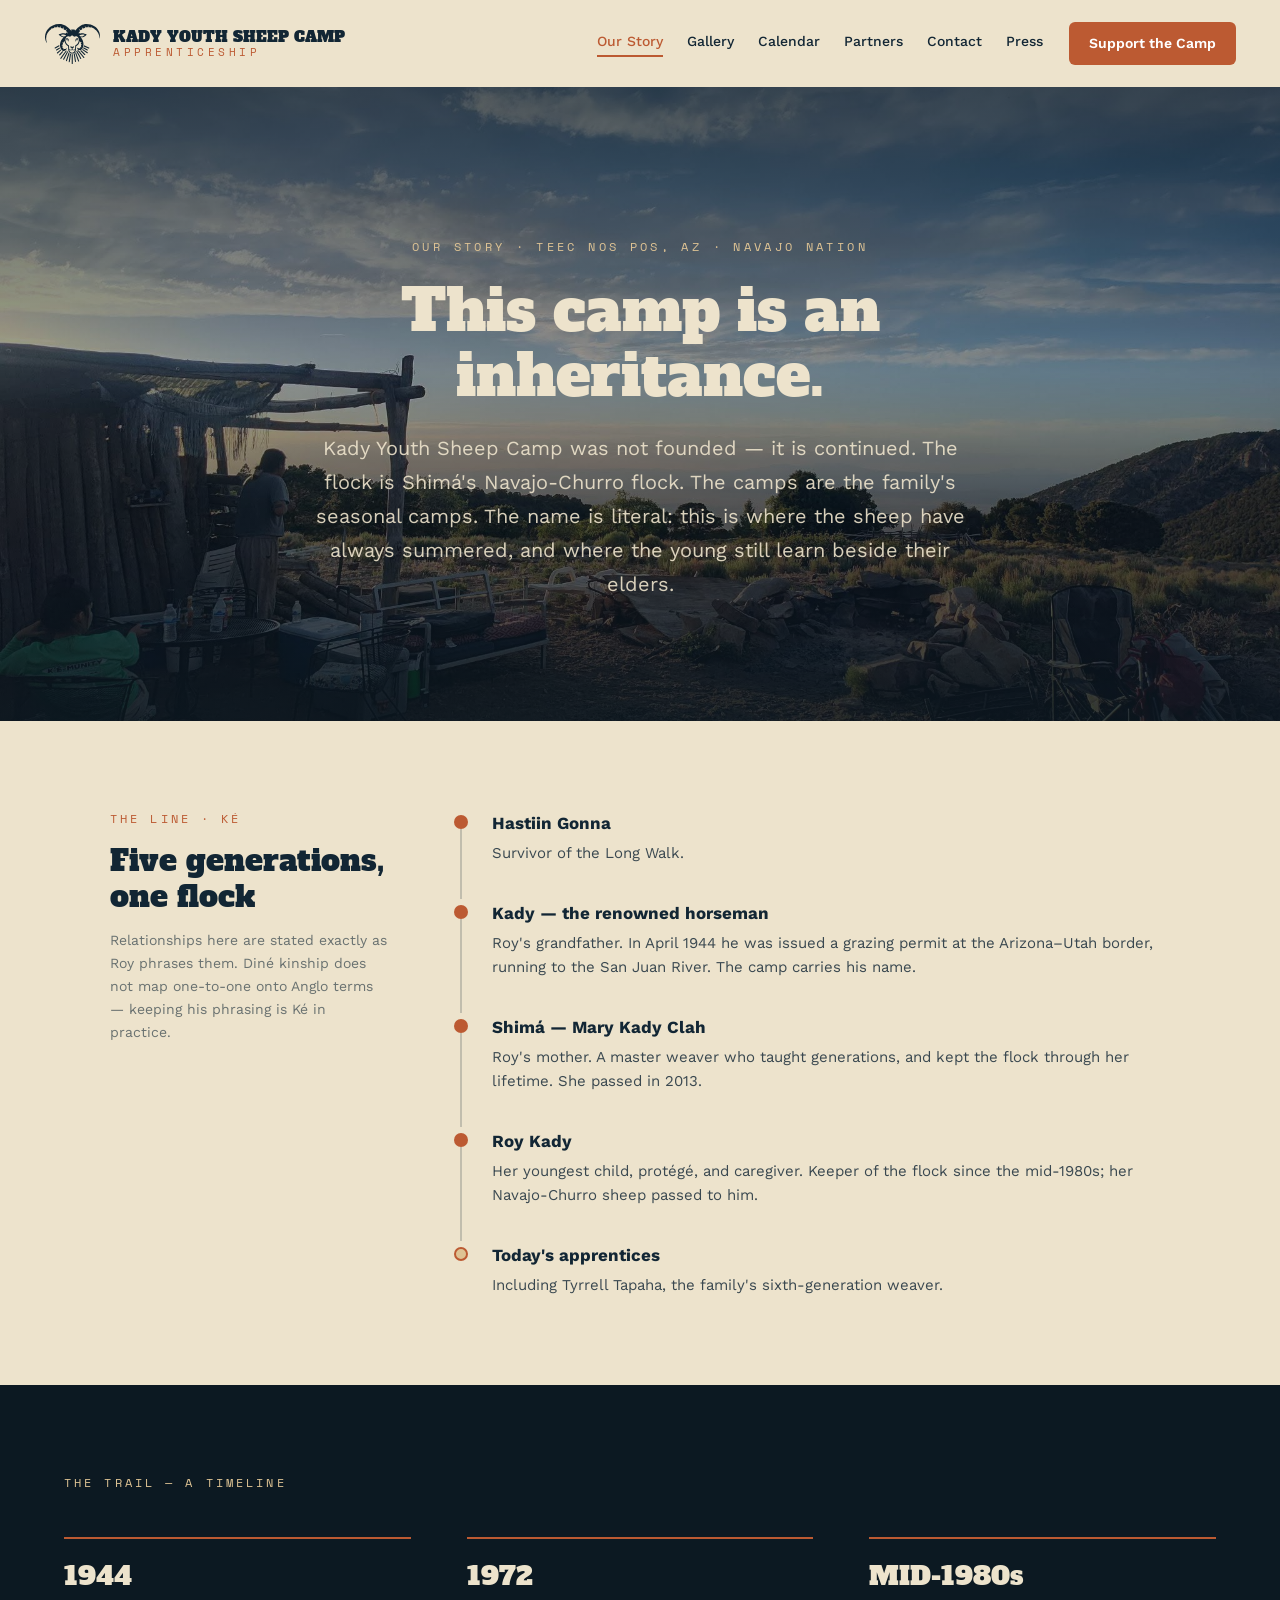
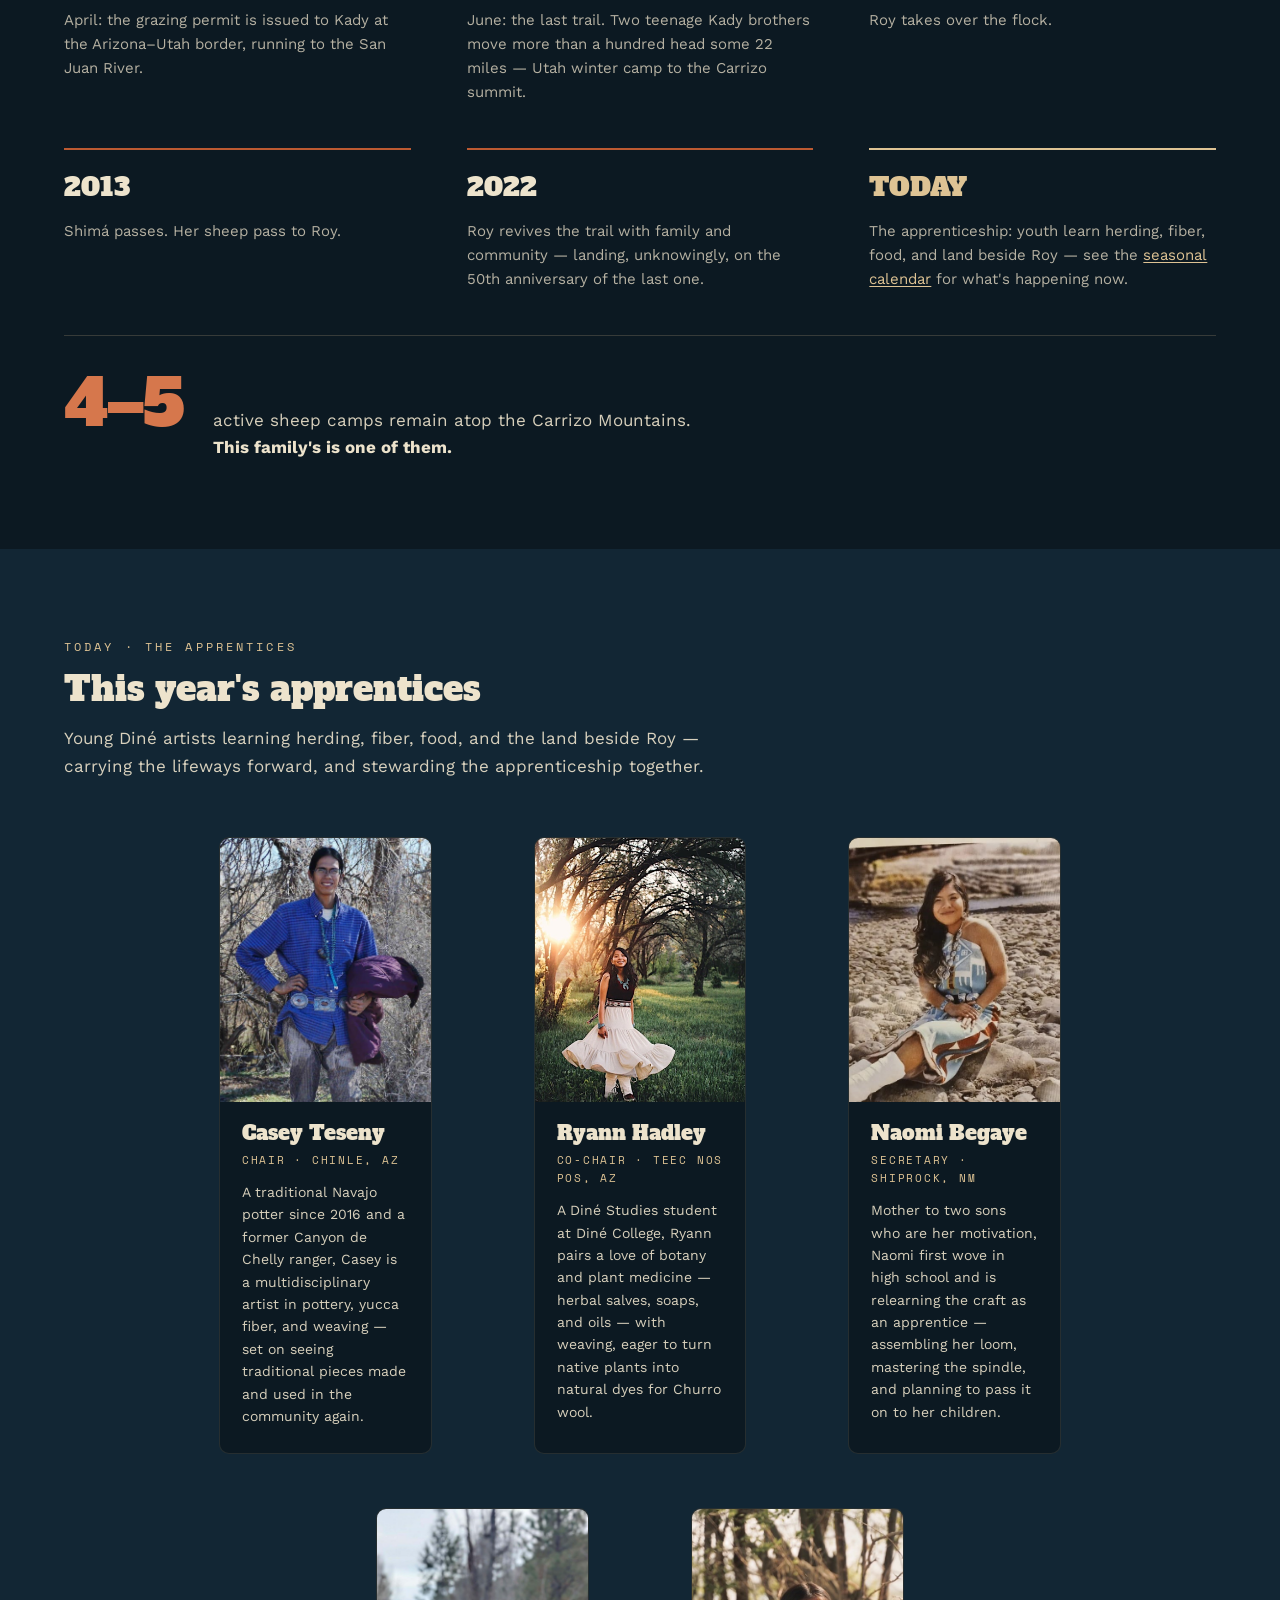
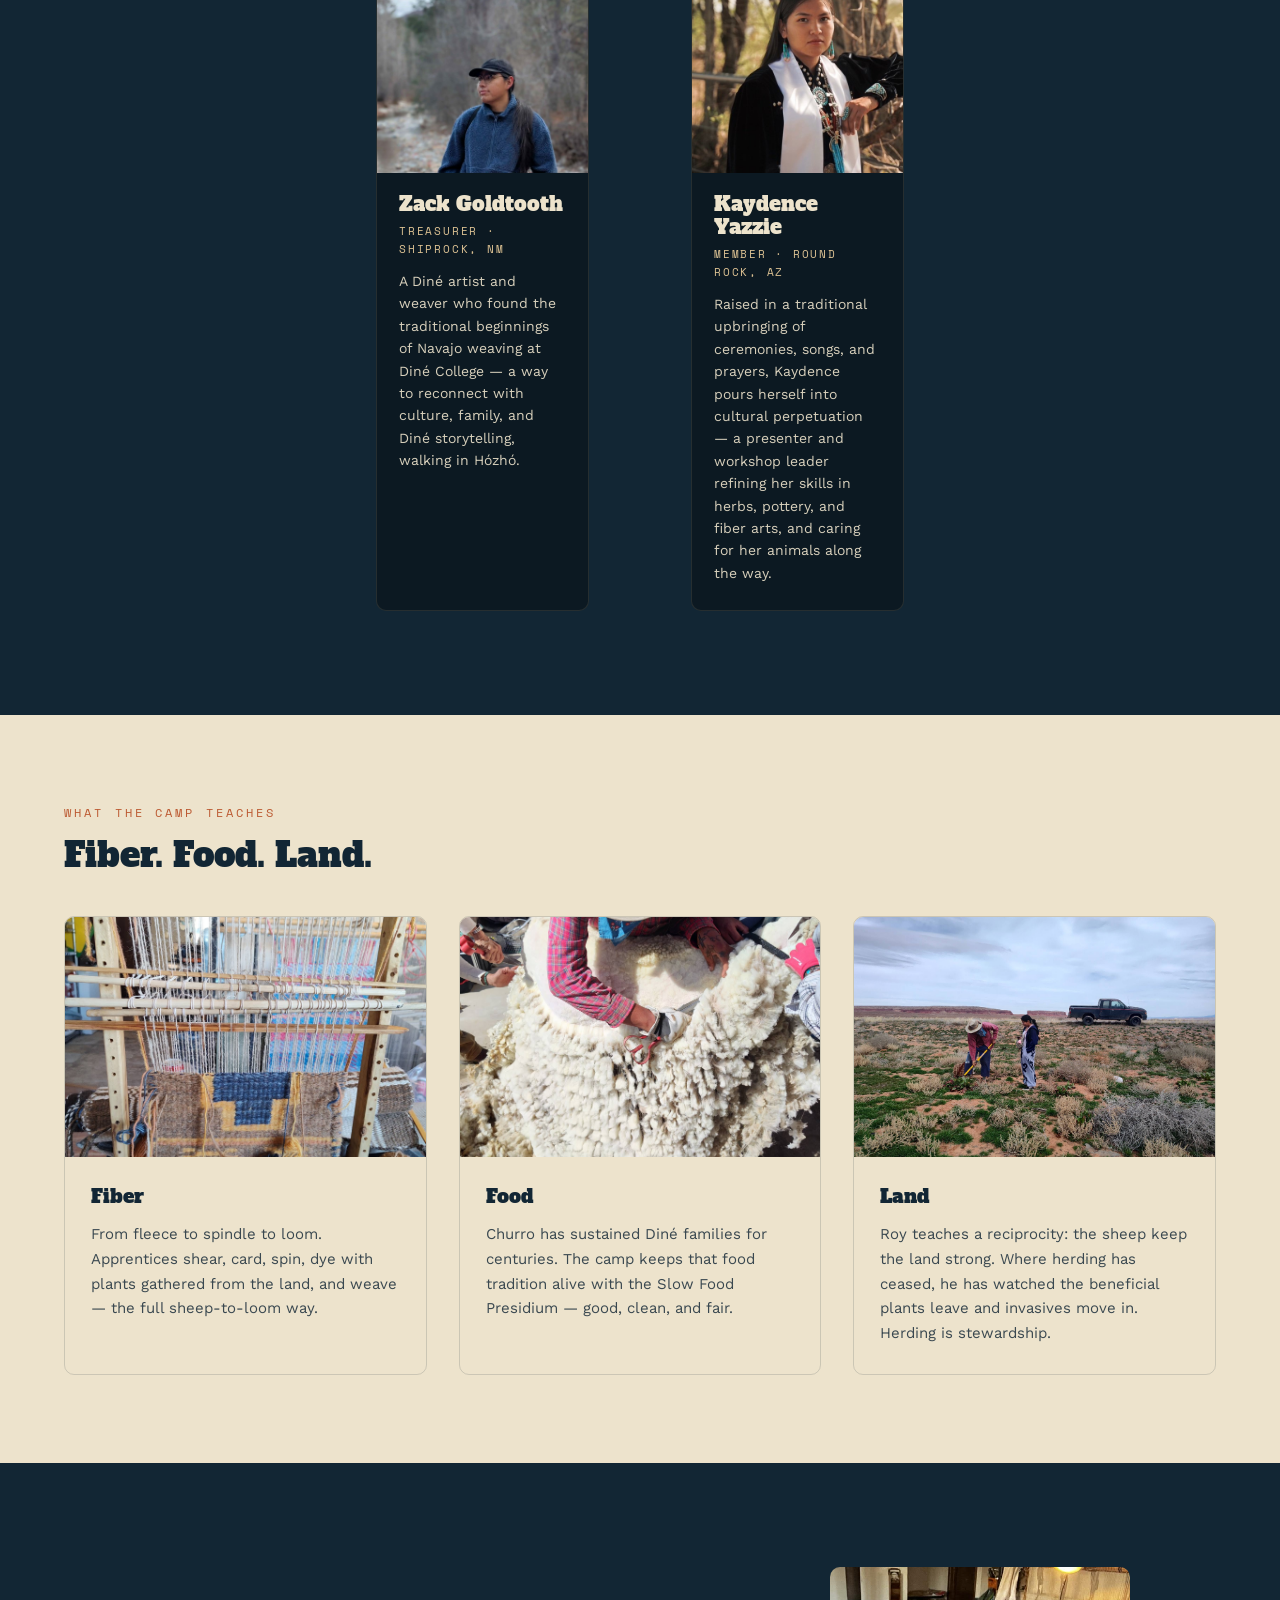
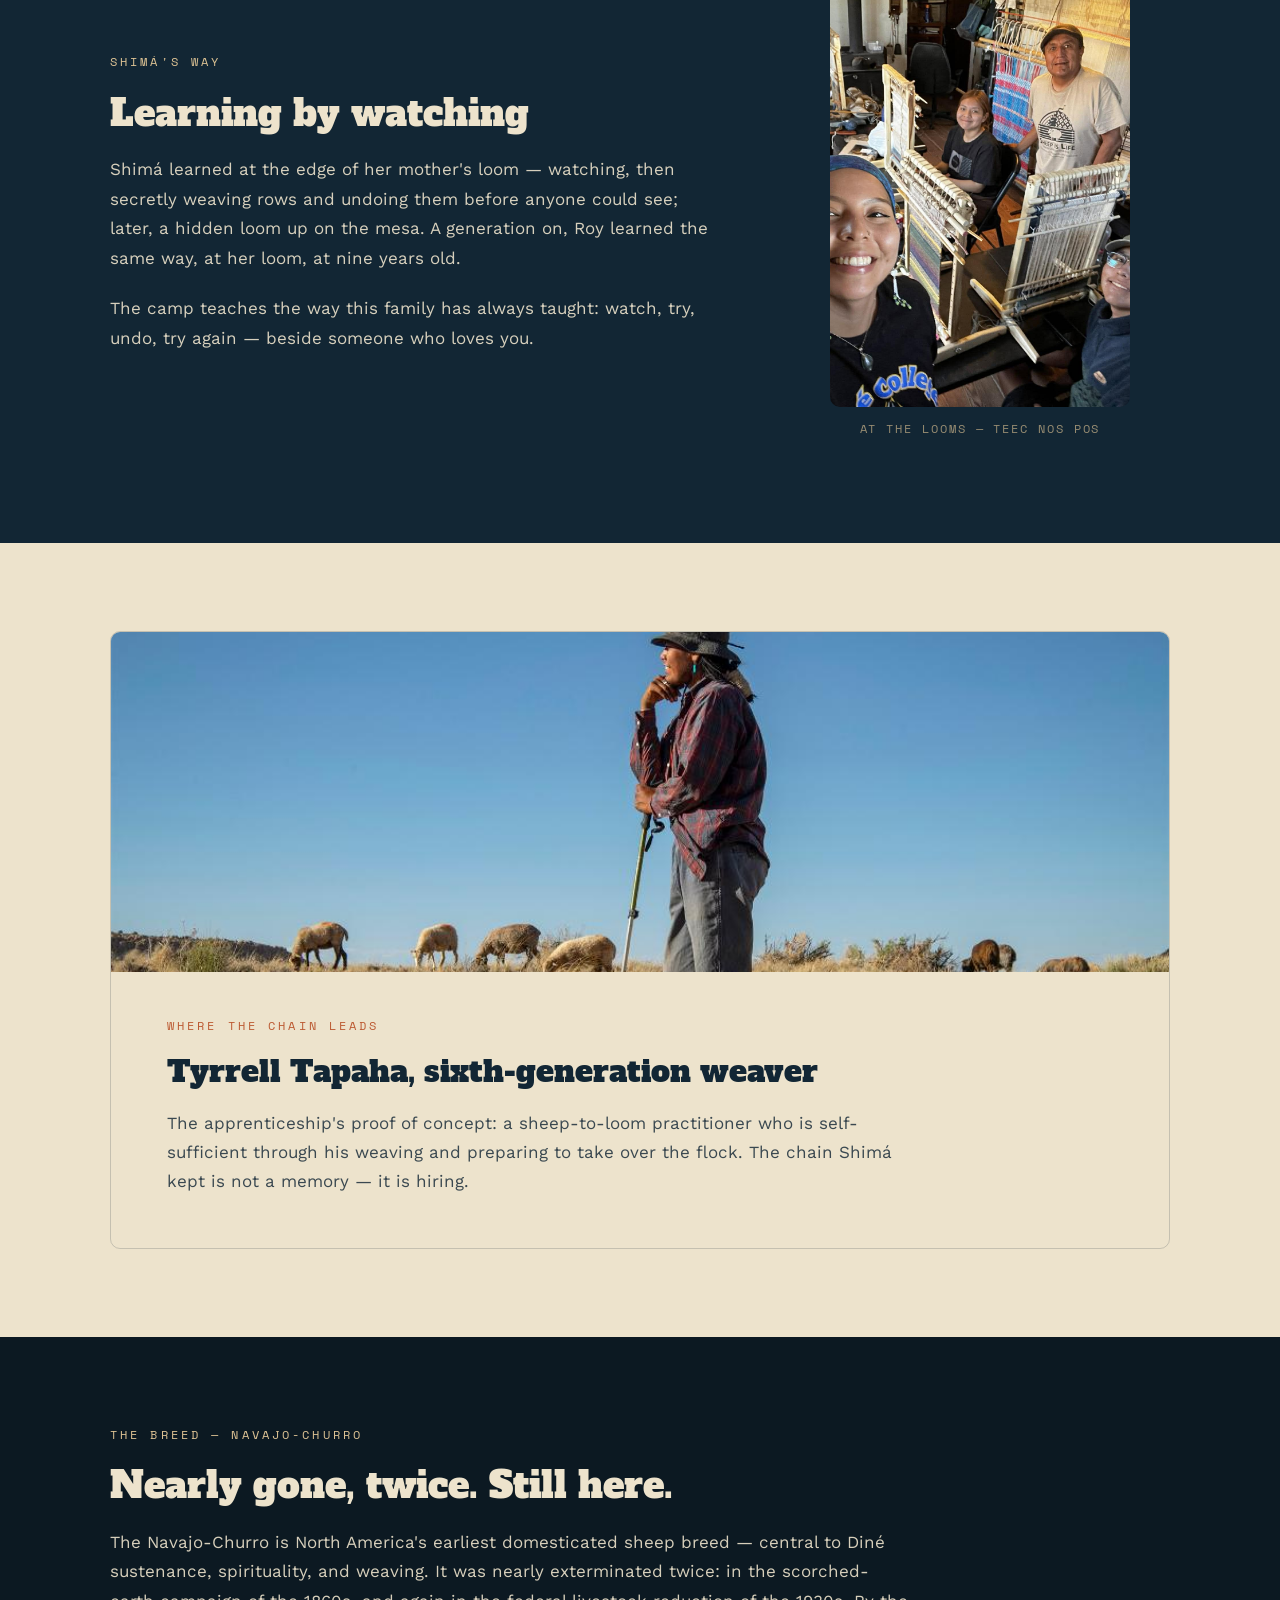
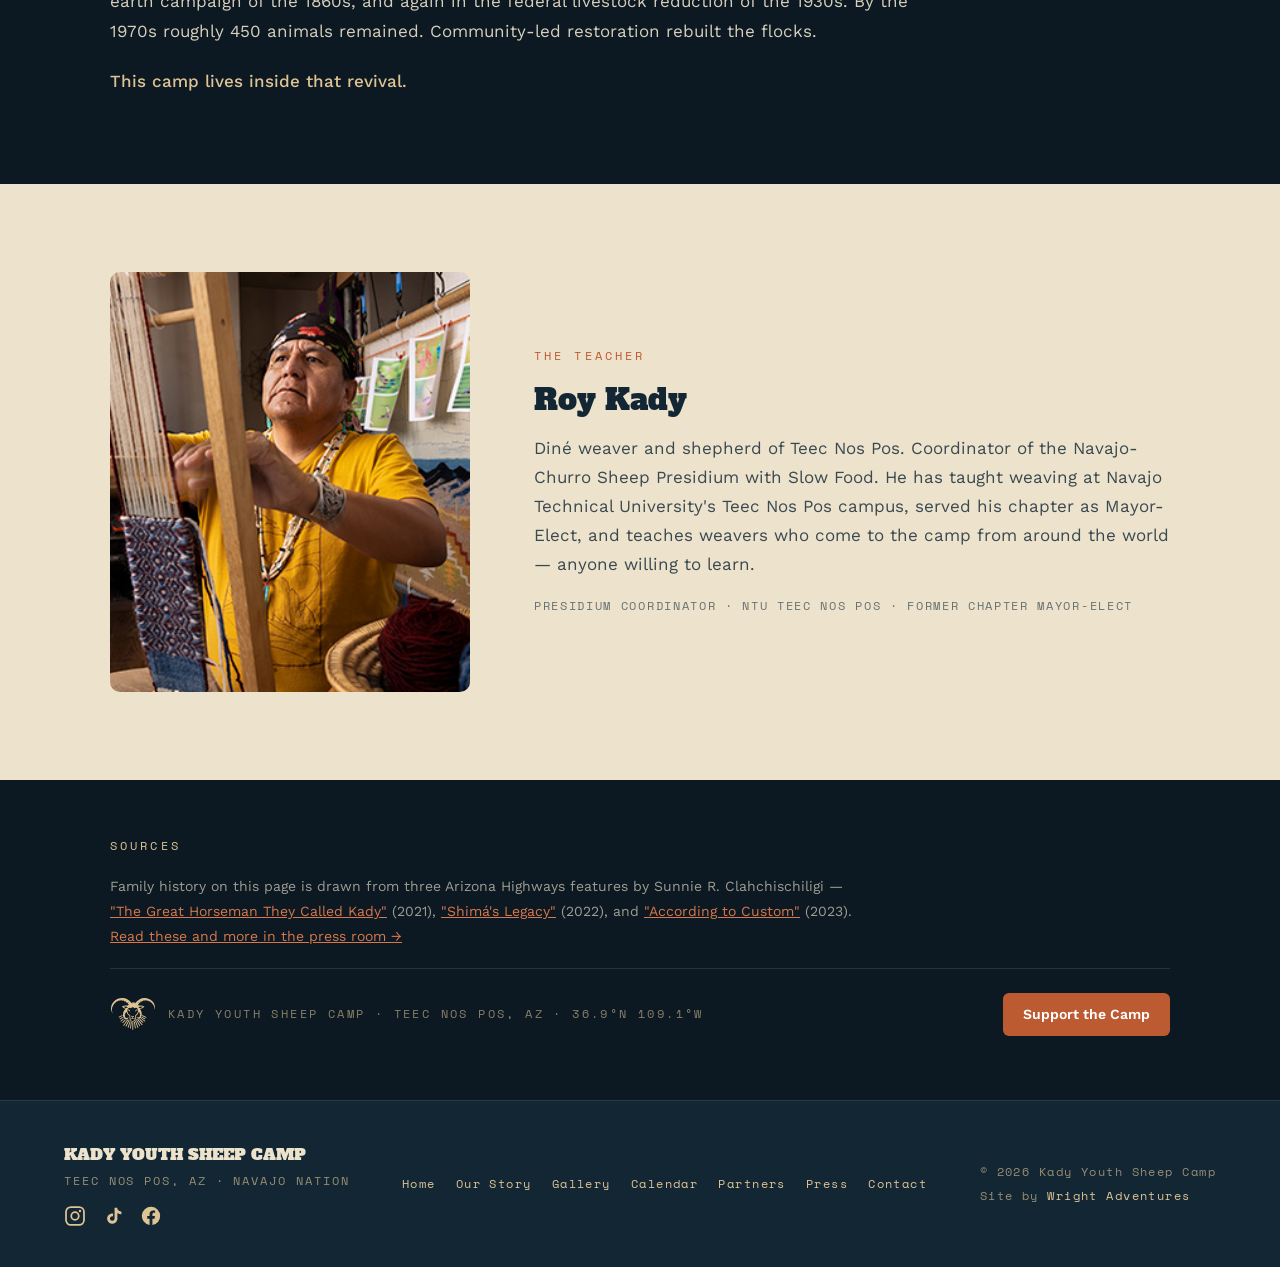
<file: our-story.html>
<!DOCTYPE html>
<html lang="en">
<head>
<meta charset="utf-8">
<meta name="viewport" content="width=device-width, initial-scale=1">
<title>Our Story — Kady Youth Sheep Camp</title>
<meta name="description" content="This camp is an inheritance — five generations, one flock, at Teec Nos Pos, Navajo Nation. The story of the Kady family, the trail, and the Navajo-Churro.">
<meta property="og:type" content="website">
<meta property="og:title" content="Our Story — Kady Youth Sheep Camp">
<meta property="og:description" content="This camp is an inheritance — five generations, one flock, at Teec Nos Pos, Navajo Nation. The story of the Kady family, the trail, and the Navajo-Churro.">
<meta property="og:image" content="https://kadysheepcamp.org/assets/og-image.png">
<meta property="og:url" content="https://kadysheepcamp.org/our-story">
<meta name="twitter:card" content="summary_large_image">
<link rel="icon" href="assets/favicon.svg" type="image/svg+xml">
<link rel="stylesheet" href="styles.css">
<style>
  .sec{padding:88px var(--space-9)}
  .wrap{max-width:1060px; margin:0 auto}
  .wrap-wide{max-width:1160px; margin:0 auto}
  /* the design is a bone (light) page with dark bands interspersed;
     the shared body is dark, so the light sections set bone explicitly */
  .line,.strands,.tyrrell,.roybio{background:var(--bone)}
  .s-label{font-family:var(--font-mono); font-size:12px; letter-spacing:0.26em}
  .s-label.on-light{color:var(--rust)}
  .s-label.on-dark{color:var(--wheat)}
  .s-title{font-family:var(--font-display); font-weight:400; line-height:1.2}

  /* hero header */
  .story-hero{position:relative; padding:150px var(--space-9) 120px; overflow:hidden; background:var(--night)}
  .story-hero img{position:absolute; inset:0; width:100%; height:100%; object-fit:cover; object-position:center 58%}
  .story-hero .scrim{position:absolute; inset:0;
    background:linear-gradient(180deg, rgba(12,25,34,0.72) 0%, rgba(12,25,34,0.38) 45%, rgba(12,25,34,0.82) 100%)}
  .story-hero .inner{position:relative; max-width:860px; margin:0 auto; text-align:center;
    display:flex; flex-direction:column; align-items:center; gap:22px}
  .story-hero .eyebrow{font-family:var(--font-mono); font-size:12px; letter-spacing:0.28em; color:var(--wheat)}
  .story-hero h1{font-family:var(--font-display); font-weight:400; font-size:58px; line-height:1.12; color:var(--bone); margin:0}
  .story-hero p{font-size:20px; line-height:1.7; color:var(--text-body-on-dark); max-width:680px; margin:0}

  /* the line */
  .line .grid{display:grid; grid-template-columns:280px 1fr; gap:64px}
  .line aside{display:flex; flex-direction:column; gap:14px}
  .line aside .s-title{font-size:30px; color:var(--night)}
  .line aside p{font-size:14px; line-height:1.65; color:var(--text-muted-on-light); margin:0}
  .node{display:grid; grid-template-columns:14px 1fr; gap:0 24px}
  .node .mark{display:flex; flex-direction:column; align-items:center}
  .node .dot{width:14px; height:14px; border-radius:50%; background:var(--rust); margin-top:6px}
  .node .dot.last{background:var(--wheat); border:2px solid var(--rust); box-sizing:border-box}
  .node .stem{width:2px; flex:1; background:rgba(18,38,52,0.2)}
  .node:last-child .stem{display:none}
  .node .body{padding-bottom:34px}
  .node:last-child .body{padding-bottom:0}
  .node .n-name{font-weight:700; font-size:17px; color:var(--night)}
  .node .n-desc{font-size:15px; line-height:1.6; color:var(--text-body-on-light); margin-top:4px}

  /* timeline */
  .timeline{background:var(--deep-night)}
  .timeline .wrap-wide{display:flex; flex-direction:column; gap:44px}
  .tl-grid{display:grid; grid-template-columns:repeat(3,1fr); gap:44px 56px}
  .tl-card{display:flex; flex-direction:column; gap:10px; border-top:2px solid var(--rust); padding-top:16px}
  .tl-card.today{border-top-color:var(--wheat)}
  .tl-year{font-family:var(--font-display); font-size:26px; color:var(--bone)}
  .tl-card.today .tl-year{color:var(--wheat)}
  .tl-desc{font-size:15px; line-height:1.6; color:rgba(237,227,204,0.75)}
  .tl-desc a{color:var(--wheat); text-decoration:underline; text-underline-offset:2px}
  .tl-desc a:hover{color:var(--bone)}
  .tl-stat{display:flex; align-items:baseline; gap:28px; border-top:1px solid rgba(222,195,148,0.2); padding-top:36px; flex-wrap:wrap}
  .tl-stat .big{font-family:var(--font-display); font-size:64px; line-height:1; color:var(--rust-hover)}
  .tl-stat .cap{font-size:17px; line-height:1.6; color:var(--text-body-on-dark); max-width:560px}
  .tl-stat .cap strong{color:var(--bone)}

  /* current apprentices */
  .apprentices{background:var(--night)}
  .apprentices .s-title{font-size:34px; color:var(--bone); margin:12px 0 0}
  .appr-intro{font-size:17px; line-height:1.7; color:var(--text-body-on-dark); max-width:660px; margin:14px 0 40px}
  /* flex so an incomplete last row (the bottom 2) centers on its own */
  .appr-grid{display:flex; flex-wrap:wrap; justify-content:center; gap:22px}
  .appr{flex:0 1 calc((100% - 44px) / 3); display:flex; flex-direction:column; background:var(--deep-night);
    border:1px solid var(--border-on-dark); border-radius:var(--radius-frame); overflow:hidden}
  .appr > img{width:100%; aspect-ratio:4/5; object-fit:cover; object-position:center top}
  .appr figcaption{padding:20px 22px 26px; display:flex; flex-direction:column; gap:6px}
  .appr .a-name{font-family:var(--font-display); font-weight:400; font-size:20px; line-height:1.15; color:var(--bone)}
  .appr .a-role{font-family:var(--font-mono); font-size:11px; letter-spacing:0.16em; color:var(--wheat)}
  .appr figcaption p{font-size:14px; line-height:1.6; color:var(--text-body-on-dark); margin:6px 0 0}
  @media (max-width:900px){ .appr{flex-basis:calc((100% - 22px) / 2)} }
  @media (max-width:520px){ .appr{flex-basis:100%} }
  /* large desktops: all five in one row (section widened so cards stay comfortable) */
  @media (min-width:1280px){ .apprentices .wrap-wide{max-width:1400px} .appr{flex-basis:calc((100% - 88px) / 5)} }

  /* three strands */
  .strands .head{display:flex; flex-direction:column; gap:12px; max-width:640px; margin-bottom:40px}
  .strands .head .s-title{font-size:34px; color:var(--night)}
  .strand-grid{display:grid; grid-template-columns:repeat(3,1fr); gap:32px}
  .strand{display:flex; flex-direction:column; border:1px solid var(--border-on-light); border-radius:var(--radius-frame); overflow:hidden}
  .strand img{width:100%; height:240px; object-fit:cover}
  .strand .body{padding:24px 26px 28px; display:flex; flex-direction:column; gap:10px}
  .strand h3{font-family:var(--font-display); font-weight:400; font-size:19px; color:var(--night); margin:0}
  .strand p{font-size:15px; line-height:1.65; color:var(--text-body-on-light); margin:0}

  /* shima */
  .shima{background:var(--night)}
  .shima .grid{display:grid; grid-template-columns:1fr 380px; gap:72px; align-items:center}
  .shima .s-title{font-size:36px; color:var(--bone)}
  .shima p{font-size:17px; line-height:1.75; color:var(--text-body-on-dark); margin:0}
  .shima .text{display:flex; flex-direction:column; gap:20px}
  .figure{display:flex; flex-direction:column; gap:12px}
  .figure img{width:100%; border-radius:var(--radius-frame); object-fit:cover}
  .figure figcaption{font-family:var(--font-mono); font-size:12px; letter-spacing:0.16em; color:var(--text-muted-on-dark); text-align:center}

  /* tyrrell */
  .tyrrell .card{border:1px solid rgba(18,38,52,0.18); border-radius:var(--radius-frame); overflow:hidden; display:flex; flex-direction:column}
  .tyrrell .card > img{width:100%; height:340px; object-fit:cover; object-position:center 30%}
  .tyrrell .card .body{padding:44px 56px 52px; display:flex; flex-direction:column; gap:18px}
  .tyrrell .s-title{font-size:30px; color:var(--night); line-height:1.25}
  .tyrrell p{font-size:17px; line-height:1.7; color:var(--text-body-on-light); max-width:760px; margin:0}

  /* breed */
  .breed{background:var(--deep-night)}
  .breed .wrap{display:flex; flex-direction:column; gap:20px}
  .breed .s-title{font-size:36px; color:var(--bone); max-width:800px}
  .breed p{font-size:17px; line-height:1.75; color:var(--text-body-on-dark); max-width:800px; margin:0}
  .breed p.accent{color:var(--wheat); font-weight:500}

  /* roy bio */
  .roybio .grid{display:grid; grid-template-columns:360px 1fr; gap:64px; align-items:center}
  .roybio img{width:100%; height:420px; object-fit:cover; object-position:center 20%; border-radius:var(--radius-frame)}
  .roybio .text{display:flex; flex-direction:column; gap:16px}
  .roybio .s-title{font-size:30px; color:var(--night)}
  .roybio p{font-size:17px; line-height:1.7; color:var(--text-body-on-light); margin:0}
  .roybio .creds{font-family:var(--font-mono); font-size:12px; letter-spacing:0.14em; color:var(--text-muted-on-light); line-height:2}

  /* sources / sign-off */
  .signoff{background:var(--deep-night); padding:56px var(--space-9) 64px}
  .signoff .wrap{display:flex; flex-direction:column; gap:18px}
  .signoff p{font-size:14px; line-height:1.8; color:rgba(237,227,204,0.65); max-width:760px; margin:0}
  .signoff p a{color:var(--rust-hover); text-decoration:underline}
  .signoff p a:hover{color:var(--wheat)}
  .signoff .strip{display:flex; justify-content:space-between; align-items:center; gap:16px; flex-wrap:wrap;
    border-top:1px solid rgba(222,195,148,0.15); padding-top:24px}
  .signoff .sig{display:flex; align-items:center; gap:12px}
  .signoff .sig img{width:46px; height:32px; object-fit:contain}
  .signoff .sig span{font-family:var(--font-mono); font-size:12px; letter-spacing:0.2em; color:rgba(222,195,148,0.6)}

  @media (max-width:820px){
    .sec{padding:56px 24px}
    .story-hero{padding:110px 24px 84px}
    .story-hero h1{font-size:40px}
    .story-hero p{font-size:17px}
    .line .grid,.shima .grid,.roybio .grid{grid-template-columns:1fr; gap:36px}
    .shima .figure img,.roybio img{width:100%; height:auto}
    .tl-grid,.strand-grid{grid-template-columns:1fr}
    .tyrrell .card .body{padding:32px 24px 36px}
    .breed .s-title,.shima .s-title,.strands .head .s-title{font-size:28px}
  }
</style>
</head>
<body>

<!-- NAV -->
<nav class="site-nav">
  <a class="brand" href="/">
    <img src="assets/brand/ram-final-night.svg" alt="Churro ram glyph">
    <span><span class="wm">KADY YOUTH SHEEP CAMP</span><span class="sub">APPRENTICESHIP</span></span>
  </a>
  <div class="links">
    <div class="menu">
      <a class="current" href="our-story.html">Our Story</a><a href="gallery.html">Gallery</a><a href="calendar.html">Calendar</a><a href="partners.html">Partners</a><a href="contact.html">Contact</a><a href="press.html">Press</a>
    </div>
    <a class="btn btn-solid" href="support.html">Support the Camp</a>
  </div>
</nav>

<!-- HERO HEADER -->
<header class="story-hero">
  <img src="assets/photos/carrizo-camp.jpg" alt="The family sheep camp at dusk, high on the Carrizos">
  <div class="scrim"></div>
  <div class="inner">
    <div class="eyebrow">OUR STORY · TEEC NOS POS, AZ · NAVAJO NATION</div>
    <h1>This camp is an inheritance.</h1>
    <p>Kady Youth Sheep Camp was not founded — it is continued. The flock is Shimá's Navajo-Churro flock. The camps are the family's seasonal camps. The name is literal: this is where the sheep have always summered, and where the young still learn beside their elders.</p>
  </div>
</header>

<!-- THE LINE -->
<section class="sec line">
  <div class="wrap grid">
    <aside>
      <div class="s-label on-light">THE LINE · KÉ</div>
      <div class="s-title">Five generations, one flock</div>
      <p>Relationships here are stated exactly as Roy phrases them. Diné kinship does not map one-to-one onto Anglo terms — keeping his phrasing is Ké in practice.</p>
    </aside>
    <div>
      <div class="node"><div class="mark"><span class="dot"></span><span class="stem"></span></div><div class="body"><div class="n-name">Hastiin Gonna</div><div class="n-desc">Survivor of the Long Walk.</div></div></div>
      <div class="node"><div class="mark"><span class="dot"></span><span class="stem"></span></div><div class="body"><div class="n-name">Kady — the renowned horseman</div><div class="n-desc">Roy's grandfather. In April 1944 he was issued a grazing permit at the Arizona–Utah border, running to the San Juan River. The camp carries his name.</div></div></div>
      <div class="node"><div class="mark"><span class="dot"></span><span class="stem"></span></div><div class="body"><div class="n-name">Shimá — Mary Kady Clah</div><div class="n-desc">Roy's mother. A master weaver who taught generations, and kept the flock through her lifetime. She passed in 2013.</div></div></div>
      <div class="node"><div class="mark"><span class="dot"></span><span class="stem"></span></div><div class="body"><div class="n-name">Roy Kady</div><div class="n-desc">Her youngest child, protégé, and caregiver. Keeper of the flock since the mid-1980s; her Navajo-Churro sheep passed to him.</div></div></div>
      <div class="node"><div class="mark"><span class="dot last"></span></div><div class="body"><div class="n-name">Today's apprentices</div><div class="n-desc">Including Tyrrell Tapaha, the family's sixth-generation weaver.</div></div></div>
    </div>
  </div>
</section>

<!-- TIMELINE -->
<section class="sec timeline">
  <div class="wrap-wide">
    <div class="s-label on-dark">THE TRAIL — A TIMELINE</div>
    <div class="tl-grid">
      <div class="tl-card"><div class="tl-year">1944</div><div class="tl-desc">April: the grazing permit is issued to Kady at the Arizona–Utah border, running to the San Juan River.</div></div>
      <div class="tl-card"><div class="tl-year">1972</div><div class="tl-desc">June: the last trail. Two teenage Kady brothers move more than a hundred head some 22 miles — Utah winter camp to the Carrizo summit.</div></div>
      <div class="tl-card"><div class="tl-year">MID-1980s</div><div class="tl-desc">Roy takes over the flock.</div></div>
      <div class="tl-card"><div class="tl-year">2013</div><div class="tl-desc">Shimá passes. Her sheep pass to Roy.</div></div>
      <div class="tl-card"><div class="tl-year">2022</div><div class="tl-desc">Roy revives the trail with family and community — landing, unknowingly, on the 50th anniversary of the last one.</div></div>
      <div class="tl-card today"><div class="tl-year">TODAY</div><div class="tl-desc">The apprenticeship: youth learn herding, fiber, food, and land beside Roy — see the <a href="calendar.html">seasonal calendar</a> for what's happening now.</div></div>
    </div>
    <div class="tl-stat">
      <div class="big">4–5</div>
      <div class="cap">active sheep camps remain atop the Carrizo Mountains.<br><strong>This family's is one of them.</strong></div>
    </div>
  </div>
</section>

<!-- CURRENT APPRENTICES -->
<section class="sec apprentices">
  <div class="wrap-wide">
    <div class="s-label on-dark">TODAY · THE APPRENTICES</div>
    <h2 class="s-title">This year's apprentices</h2>
    <p class="appr-intro">Young Diné artists learning herding, fiber, food, and the land beside Roy — carrying the lifeways forward, and stewarding the apprenticeship together.</p>
    <div class="appr-grid">
      <figure class="appr">
        <img src="assets/photos/apprentices/casey-teseny.jpg" alt="Casey Teseny">
        <figcaption>
          <div class="a-name">Casey Teseny</div>
          <div class="a-role">CHAIR · CHINLE, AZ</div>
          <p>A traditional Navajo potter since 2016 and a former Canyon de Chelly ranger, Casey is a multidisciplinary artist in pottery, yucca fiber, and weaving — set on seeing traditional pieces made and used in the community again.</p>
        </figcaption>
      </figure>
      <figure class="appr">
        <img src="assets/photos/apprentices/ryann-hadley.jpg" alt="Ryann Hadley">
        <figcaption>
          <div class="a-name">Ryann Hadley</div>
          <div class="a-role">CO-CHAIR · TEEC NOS POS, AZ</div>
          <p>A Diné Studies student at Diné College, Ryann pairs a love of botany and plant medicine — herbal salves, soaps, and oils — with weaving, eager to turn native plants into natural dyes for Churro wool.</p>
        </figcaption>
      </figure>
      <figure class="appr">
        <img src="assets/photos/apprentices/naomi-begaye.jpg" alt="Naomi Begaye">
        <figcaption>
          <div class="a-name">Naomi Begaye</div>
          <div class="a-role">SECRETARY · SHIPROCK, NM</div>
          <p>Mother to two sons who are her motivation, Naomi first wove in high school and is relearning the craft as an apprentice — assembling her loom, mastering the spindle, and planning to pass it on to her children.</p>
        </figcaption>
      </figure>
      <figure class="appr">
        <img src="assets/photos/apprentices/zack-goldtooth.jpg" alt="Zack Goldtooth">
        <figcaption>
          <div class="a-name">Zack Goldtooth</div>
          <div class="a-role">TREASURER · SHIPROCK, NM</div>
          <p>A Diné artist and weaver who found the traditional beginnings of Navajo weaving at Diné College — a way to reconnect with culture, family, and Diné storytelling, walking in Hózhó.</p>
        </figcaption>
      </figure>
      <figure class="appr">
        <img src="assets/photos/apprentices/kaydence-yazzie.jpg" alt="Kaydence Yazzie">
        <figcaption>
          <div class="a-name">Kaydence Yazzie</div>
          <div class="a-role">MEMBER · ROUND ROCK, AZ</div>
          <p>Raised in a traditional upbringing of ceremonies, songs, and prayers, Kaydence pours herself into cultural perpetuation — a presenter and workshop leader refining her skills in herbs, pottery, and fiber arts, and caring for her animals along the way.</p>
        </figcaption>
      </figure>
    </div>
  </div>
</section>

<!-- THREE STRANDS -->
<section class="sec strands">
  <div class="wrap-wide">
    <div class="head">
      <div class="s-label on-light">WHAT THE CAMP TEACHES</div>
      <div class="s-title">Fiber. Food. Land.</div>
    </div>
    <div class="strand-grid">
      <article class="strand">
        <img src="assets/photos/loom-detail.jpg" alt="In-progress weaving of handspun churro wool on the loom">
        <div class="body"><h3>Fiber</h3><p>From fleece to spindle to loom. Apprentices shear, card, spin, dye with plants gathered from the land, and weave — the full sheep-to-loom way.</p></div>
      </article>
      <article class="strand">
        <img src="assets/photos/shearing.jpg" alt="Hand-shearing a churro fleece">
        <div class="body"><h3>Food</h3><p>Churro has sustained Diné families for centuries. The camp keeps that food tradition alive with the Slow Food Presidium — good, clean, and fair.</p></div>
      </article>
      <article class="strand">
        <img src="assets/photos/herb-gathering.jpg" alt="Gathering plants below the mesa">
        <div class="body"><h3>Land</h3><p>Roy teaches a reciprocity: the sheep keep the land strong. Where herding has ceased, he has watched the beneficial plants leave and invasives move in. Herding is stewardship.</p></div>
      </article>
    </div>
  </div>
</section>

<!-- SHIMÁ -->
<section class="sec shima">
  <div class="wrap grid">
    <div class="text">
      <div class="s-label on-dark">SHIMÁ'S WAY</div>
      <div class="s-title">Learning by watching</div>
      <p>Shimá learned at the edge of her mother's loom — watching, then secretly weaving rows and undoing them before anyone could see; later, a hidden loom up on the mesa. A generation on, Roy learned the same way, at her loom, at nine years old.</p>
      <p>The camp teaches the way this family has always taught: watch, try, undo, try again — beside someone who loves you.</p>
    </div>
    <figure class="figure">
      <img src="assets/photos/loom-workshop.jpg" alt="Apprentices and Roy at their looms in the weaving room" style="height:440px; object-position:62% center">
      <figcaption>AT THE LOOMS — TEEC NOS POS</figcaption>
    </figure>
  </div>
</section>

<!-- TYRRELL -->
<section class="sec tyrrell">
  <div class="wrap card">
    <img src="assets/photos/tyrrell-herding.jpg" alt="Tyrrell Tapaha herding with the flock on the high desert">
    <div class="body">
      <div class="s-label on-light">WHERE THE CHAIN LEADS</div>
      <div class="s-title">Tyrrell Tapaha, sixth-generation weaver</div>
      <p>The apprenticeship's proof of concept: a sheep-to-loom practitioner who is self-sufficient through his weaving and preparing to take over the flock. The chain Shimá kept is not a memory — it is hiring.</p>
    </div>
  </div>
</section>

<!-- BREED -->
<section class="sec breed">
  <div class="wrap">
    <div class="s-label on-dark">THE BREED — NAVAJO-CHURRO</div>
    <div class="s-title">Nearly gone, twice. Still here.</div>
    <p>The Navajo-Churro is North America's earliest domesticated sheep breed — central to Diné sustenance, spirituality, and weaving. It was nearly exterminated twice: in the scorched-earth campaign of the 1860s, and again in the federal livestock reduction of the 1930s. By the 1970s roughly 450 animals remained. Community-led restoration rebuilt the flocks.</p>
    <p class="accent">This camp lives inside that revival.</p>
  </div>
</section>

<!-- ROY BIO -->
<section class="sec roybio">
  <div class="wrap grid">
    <img src="assets/photos/roy-weaving.jpg" alt="Roy Kady weaving at his loom">
    <div class="text">
      <div class="s-label on-light">THE TEACHER</div>
      <div class="s-title">Roy Kady</div>
      <p>Diné weaver and shepherd of Teec Nos Pos. Coordinator of the Navajo-Churro Sheep Presidium with Slow Food. He has taught weaving at Navajo Technical University's Teec Nos Pos campus, served his chapter as Mayor-Elect, and teaches weavers who come to the camp from around the world — anyone willing to learn.</p>
      <div class="creds">PRESIDIUM COORDINATOR · NTU TEEC NOS POS · FORMER CHAPTER MAYOR-ELECT</div>
    </div>
  </div>
</section>

<!-- SOURCES / SIGN-OFF -->
<section class="signoff">
  <div class="wrap">
    <div class="s-label on-dark">SOURCES</div>
    <p>Family history on this page is drawn from three Arizona Highways features by Sunnie R. Clahchischiligi — <a href="https://www.arizonahighways.com/article/great-horseman-they-called-kady" target="_blank" rel="noopener">"The Great Horseman They Called Kady"</a> (2021), <a href="https://www.arizonahighways.com/article/shimas-legacy" target="_blank" rel="noopener">"Shimá's Legacy"</a> (2022), and <a href="https://www.arizonahighways.com/article/according-custom" target="_blank" rel="noopener">"According to Custom"</a> (2023). <a href="press.html">Read these and more in the press room →</a></p>
    <div class="strip">
      <div class="sig">
        <img src="assets/brand/ram-final-wheat.svg" alt="Churro ram glyph">
        <span>KADY YOUTH SHEEP CAMP · TEEC NOS POS, AZ · 36.9°N 109.1°W</span>
      </div>
      <a class="btn btn-solid" href="support.html">Support the Camp</a>
    </div>
  </div>
</section>

<!-- FOOTER -->
<footer class="site-footer">
  <div>
    <div class="wm">KADY YOUTH SHEEP CAMP</div>
    <div class="sub">TEEC NOS POS, AZ · NAVAJO NATION</div>
  </div>
  <nav class="foot-links">
    <a href="/">Home</a>
    <a href="our-story.html">Our Story</a>
    <a href="gallery.html">Gallery</a>
    <a href="calendar.html">Calendar</a>
    <a href="partners.html">Partners</a>
    
    <a href="press.html">Press</a>
    <a href="contact.html">Contact</a>
    <a href="https://www.facebook.com/profile.php?id=61583898641618" target="_blank" rel="noopener">Facebook</a>
  </nav>
  <div class="foot-meta">© 2026 Kady Youth Sheep Camp<br><span class="credit">Site by <a href="https://wrightadventures.org/" target="_blank" rel="noopener">Wright Adventures</a></span></div>
</footer>

<script src="site.js" defer></script>
</body>
</html>
</file>
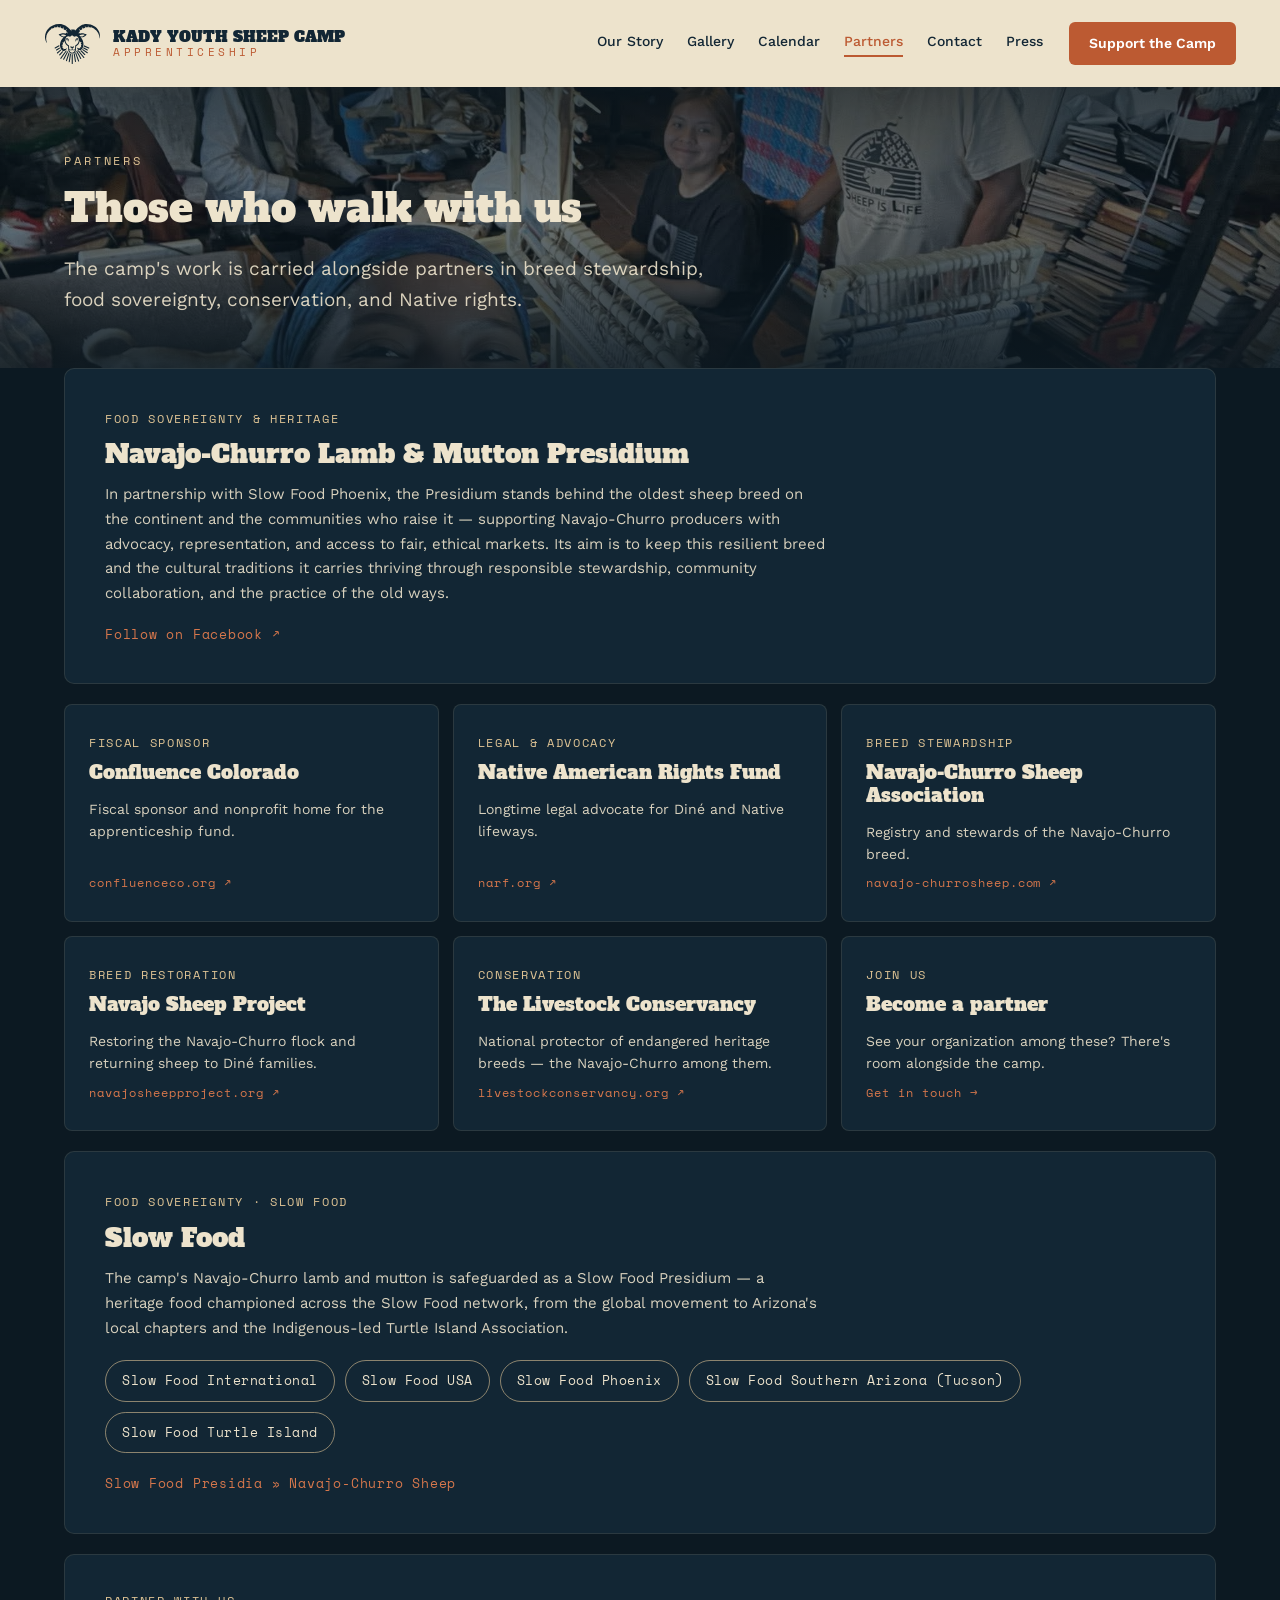
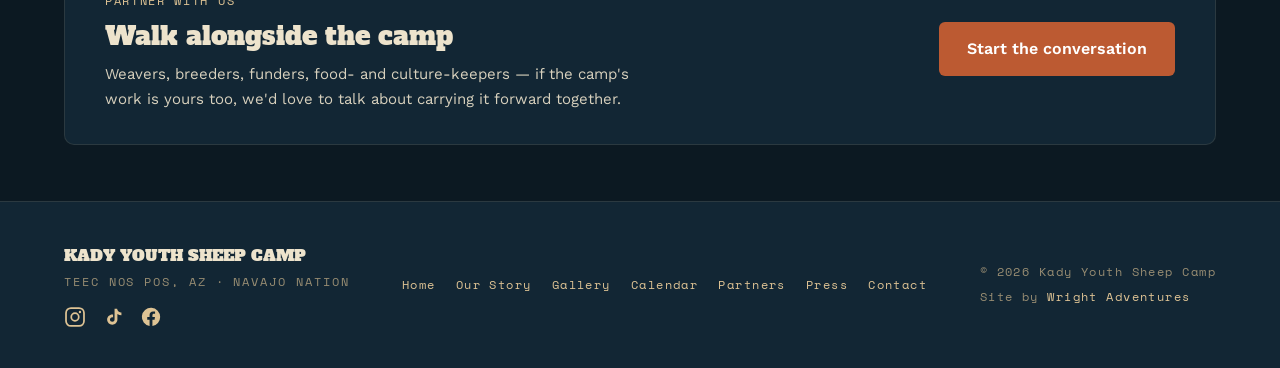
<file: partners.html>
<!DOCTYPE html>
<html lang="en">
<head>
<meta charset="utf-8">
<meta name="viewport" content="width=device-width, initial-scale=1">
<title>Partners — Kady Youth Sheep Camp</title>
<meta name="description" content="Partners and supporters walking alongside the Kady Youth Sheep Camp in keeping Diné lifeways alive.">
<meta property="og:type" content="website">
<meta property="og:title" content="Partners — Kady Youth Sheep Camp">
<meta property="og:description" content="Partners and supporters walking alongside the Kady Youth Sheep Camp in keeping Diné lifeways alive.">
<meta property="og:image" content="https://kadysheepcamp.org/assets/og-image.png">
<meta property="og:url" content="https://kadysheepcamp.org/partners">
<meta name="twitter:card" content="summary_large_image">
<link rel="icon" href="assets/favicon.svg" type="image/svg+xml">
<link rel="stylesheet" href="styles.css">
<style>
  .partners{background:var(--deep-night); padding:0 var(--space-9) 20px}
  .pgrid{display:grid; grid-template-columns:repeat(3,1fr); gap:14px}

  /* ---- full-width feature block (Presidium) ---- */
  .feature{background:var(--night); margin:0 var(--space-9) 20px; padding:36px 40px;
    border:1px solid var(--border-on-dark); border-radius:var(--radius-frame)}
  .feature .prole{font-family:var(--font-mono); font-size:12px; letter-spacing:0.14em; color:var(--wheat)}
  .feature h2{font-family:var(--font-display); font-weight:400; font-size:26px; line-height:1.2; color:var(--bone); margin:8px 0 0}
  .feature p{font-size:15px; line-height:1.65; color:var(--text-body-on-dark); margin:12px 0 0; max-width:720px}
  .feature .flink{display:inline-block; margin-top:18px; font-family:var(--font-mono); font-size:13px;
    letter-spacing:0.06em; color:var(--rust-hover)}
  .feature .flink:hover{color:var(--wheat)}
  @media (max-width:720px){ .feature{margin-left:24px; margin-right:24px; padding:28px 22px} }
  .pcard{background:var(--night); border:1px solid var(--border-on-dark); border-radius:var(--radius-card);
    padding:28px 24px; display:flex; flex-direction:column; gap:8px; min-height:150px;
    text-decoration:none; transition:border-color .15s ease, transform .15s ease}
  a.pcard:hover{border-color:var(--wheat); transform:translateY(-2px)}
  .pcard .pname{font-family:var(--font-display); font-weight:400; font-size:19px; line-height:1.2; color:var(--bone)}
  a.pcard:hover .pname{color:var(--wheat)}
  .pcard .prole{font-family:var(--font-mono); font-size:12px; letter-spacing:0.14em; color:var(--wheat)}
  .pcard p{font-size:14px; line-height:1.6; color:var(--text-body-on-dark); margin:6px 0 0}
  .pcard .ext{margin-top:auto; font-family:var(--font-mono); font-size:12px; letter-spacing:0.08em; color:var(--rust-hover)}
  @media (max-width:900px){ .pgrid{grid-template-columns:repeat(2,1fr)} }
  @media (max-width:520px){ .pgrid{grid-template-columns:1fr} }

  /* ---- Slow Food block ---- */
  .slowfood{background:var(--night); margin:0 var(--space-9) 20px; padding:36px 40px;
    border:1px solid var(--border-on-dark); border-radius:var(--radius-frame)}
  .slowfood .prole{font-family:var(--font-mono); font-size:12px; letter-spacing:0.14em; color:var(--wheat)}
  .slowfood h2{font-family:var(--font-display); font-weight:400; font-size:26px; line-height:1.2; color:var(--bone); margin:8px 0 0}
  .slowfood p{font-size:15px; line-height:1.65; color:var(--text-body-on-dark); margin:12px 0 0; max-width:720px}
  .sf-links{display:flex; flex-wrap:wrap; gap:10px; margin-top:20px}
  .sf-links a{font-family:var(--font-mono); font-size:13px; letter-spacing:0.04em; color:var(--bone);
    border:1px solid var(--outline-btn-on-dark); border-radius:999px; padding:9px 16px; transition:border-color .15s ease, color .15s ease}
  .sf-links a:hover{border-color:var(--wheat); color:var(--wheat)}
  .sf-presidium{display:inline-block; margin-top:20px; font-family:var(--font-mono); font-size:13px;
    letter-spacing:0.06em; color:var(--rust-hover)}
  .sf-presidium:hover{color:var(--wheat)}
  @media (max-width:720px){ .slowfood{margin-left:24px; margin-right:24px; padding:28px 22px} }

  /* ---- join us (full-width) ---- */
  .join{background:var(--night); margin:0 var(--space-9) 56px; padding:32px 40px;
    border:1px solid var(--border-on-dark); border-radius:var(--radius-frame);
    display:flex; align-items:center; justify-content:space-between; gap:28px; flex-wrap:wrap}
  .join .prole{font-family:var(--font-mono); font-size:12px; letter-spacing:0.14em; color:var(--wheat)}
  .join h2{font-family:var(--font-display); font-weight:400; font-size:26px; line-height:1.2; color:var(--bone); margin:8px 0 0}
  .join p{font-size:15px; line-height:1.65; color:var(--text-body-on-dark); margin:10px 0 0; max-width:560px}
  @media (max-width:720px){ .join{margin-left:24px; margin-right:24px; padding:28px 22px} }
</style>
</head>
<body>

<nav class="site-nav">
  <a class="brand" href="/">
    <img src="assets/brand/ram-final-night.svg" alt="Churro ram glyph">
    <span><span class="wm">KADY YOUTH SHEEP CAMP</span><span class="sub">APPRENTICESHIP</span></span>
  </a>
  <div class="links">
    <div class="menu">
      <a href="our-story.html">Our Story</a><a href="gallery.html">Gallery</a><a href="calendar.html">Calendar</a><a class="current" href="partners.html">Partners</a><a href="contact.html">Contact</a><a href="press.html">Press</a>
    </div>
    <a class="btn btn-solid" href="support.html">Support the Camp</a>
  </div>
</nav>

<header class="page-head">
  <img class="ph-bg" src="assets/photos/loom-workshop.jpg" alt="" style="object-position:center 40%">
  <div class="ph-scrim"></div>
  <div class="eyebrow">PARTNERS</div>
  <h1>Those who walk with us</h1>
  <p class="lead">The camp's work is carried alongside partners in breed stewardship, food sovereignty, conservation, and Native rights.</p>
</header>

<section class="feature">
  <span class="prole">FOOD SOVEREIGNTY &amp; HERITAGE</span>
  <h2>Navajo-Churro Lamb &amp; Mutton Presidium</h2>
  <p>In partnership with Slow Food Phoenix, the Presidium stands behind the oldest sheep breed on the continent and the communities who raise it — supporting Navajo-Churro producers with advocacy, representation, and access to fair, ethical markets. Its aim is to keep this resilient breed and the cultural traditions it carries thriving through responsible stewardship, community collaboration, and the practice of the old ways.</p>
  <a class="flink" href="https://www.facebook.com/profile.php?id=61586510124950" target="_blank" rel="noopener">Follow on Facebook ↗</a>
</section>

<section class="partners">
  <div class="pgrid">
    <a class="pcard" href="https://www.confluenceco.org/" target="_blank" rel="noopener"><span class="prole">FISCAL SPONSOR</span><span class="pname">Confluence Colorado</span><p>Fiscal sponsor and nonprofit home for the apprenticeship fund.</p><span class="ext">confluenceco.org ↗</span></a>
    <a class="pcard" href="https://narf.org/" target="_blank" rel="noopener"><span class="prole">LEGAL &amp; ADVOCACY</span><span class="pname">Native American Rights Fund</span><p>Longtime legal advocate for Diné and Native lifeways.</p><span class="ext">narf.org ↗</span></a>
    <a class="pcard" href="https://www.navajo-churrosheep.com/" target="_blank" rel="noopener"><span class="prole">BREED STEWARDSHIP</span><span class="pname">Navajo-Churro Sheep Association</span><p>Registry and stewards of the Navajo-Churro breed.</p><span class="ext">navajo-churrosheep.com ↗</span></a>
    <a class="pcard" href="https://www.navajosheepproject.org/" target="_blank" rel="noopener"><span class="prole">BREED RESTORATION</span><span class="pname">Navajo Sheep Project</span><p>Restoring the Navajo-Churro flock and returning sheep to Diné families.</p><span class="ext">navajosheepproject.org ↗</span></a>
    <a class="pcard" href="https://livestockconservancy.org/" target="_blank" rel="noopener"><span class="prole">CONSERVATION</span><span class="pname">The Livestock Conservancy</span><p>National protector of endangered heritage breeds — the Navajo-Churro among them.</p><span class="ext">livestockconservancy.org ↗</span></a>
    <a class="pcard" href="contact.html"><span class="prole">JOIN US</span><span class="pname">Become a partner</span><p>See your organization among these? There's room alongside the camp.</p><span class="ext">Get in touch →</span></a>
  </div>
</section>

<section class="slowfood">
  <span class="prole">FOOD SOVEREIGNTY · SLOW FOOD</span>
  <h2>Slow Food</h2>
  <p>The camp's Navajo-Churro lamb and mutton is safeguarded as a Slow Food Presidium — a heritage food championed across the Slow Food network, from the global movement to Arizona's local chapters and the Indigenous-led Turtle Island Association.</p>
  <div class="sf-links">
    <a href="https://www.slowfood.com/" target="_blank" rel="noopener">Slow Food International</a>
    <a href="https://slowfoodusa.org/" target="_blank" rel="noopener">Slow Food USA</a>
    <a href="https://www.slowfoodphoenix.org/" target="_blank" rel="noopener">Slow Food Phoenix</a>
    <a href="https://www.slowfoodsouthernaz.org/" target="_blank" rel="noopener">Slow Food Southern Arizona (Tucson)</a>
    <a href="https://slowfoodturtleisland.org/" target="_blank" rel="noopener">Slow Food Turtle Island</a>
  </div>
  <a class="sf-presidium" href="https://www.fondazioneslowfood.com/en/slow-food-presidia/navajo-churro-sheep/" target="_blank" rel="noopener">Slow Food Presidia » Navajo-Churro Sheep</a>
</section>

<section class="join">
  <div>
    <span class="prole">PARTNER WITH US</span>
    <h2>Walk alongside the camp</h2>
    <p>Weavers, breeders, funders, food- and culture-keepers — if the camp's work is yours too, we'd love to talk about carrying it forward together.</p>
  </div>
  <a class="btn btn-solid btn-lg" href="contact.html">Start the conversation</a>
</section>

<footer class="site-footer">
  <div>
    <div class="wm">KADY YOUTH SHEEP CAMP</div>
    <div class="sub">TEEC NOS POS, AZ · NAVAJO NATION</div>
  </div>
  <nav class="foot-links">
    <a href="/">Home</a>
    <a href="our-story.html">Our Story</a>
    <a href="gallery.html">Gallery</a>
    <a href="calendar.html">Calendar</a>
    <a href="partners.html">Partners</a>
    
    <a href="press.html">Press</a>
    <a href="contact.html">Contact</a>
    <a href="https://www.facebook.com/profile.php?id=61583898641618" target="_blank" rel="noopener">Facebook</a>
  </nav>
  <div class="foot-meta">© 2026 Kady Youth Sheep Camp<br><span class="credit">Site by <a href="https://wrightadventures.org/" target="_blank" rel="noopener">Wright Adventures</a></span></div>
</footer>

<script src="site.js" defer></script>
</body>
</html>
</file>
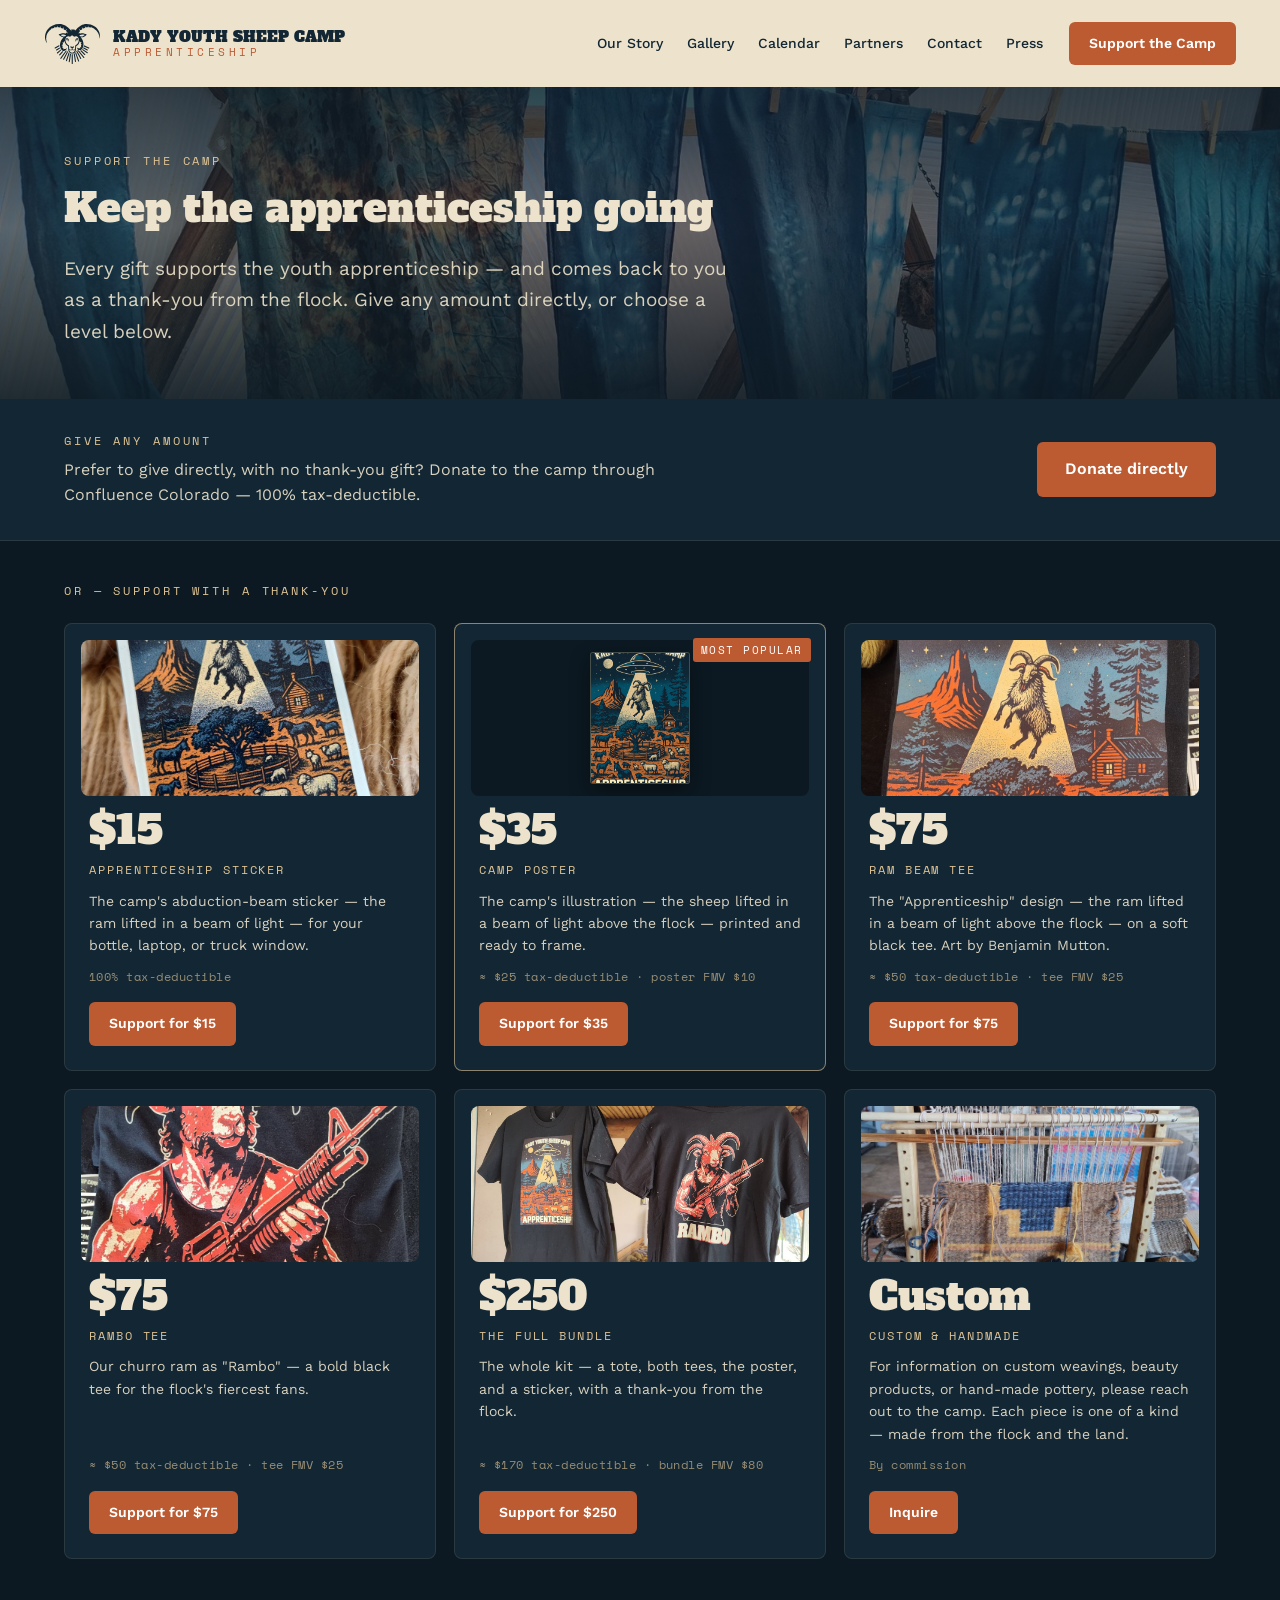
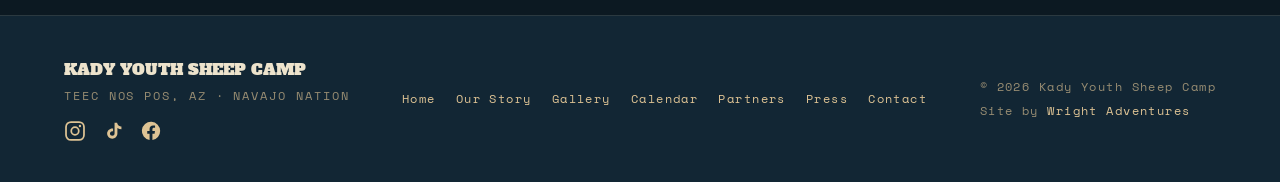
<file: support.html>
<!DOCTYPE html>
<html lang="en">
<head>
<meta charset="utf-8">
<meta name="viewport" content="width=device-width, initial-scale=1">
<title>Support the Camp — Kady Youth Sheep Camp</title>
<meta name="description" content="Support the Kady Youth Sheep Camp. Give any amount directly, or choose a level and receive a thank-you. Every gift funds the youth apprenticeship.">
<meta property="og:type" content="website">
<meta property="og:title" content="Support the Camp — Kady Youth Sheep Camp">
<meta property="og:description" content="Support the Kady Youth Sheep Camp. Give any amount directly, or choose a level and receive a thank-you. Every gift funds the youth apprenticeship.">
<meta property="og:image" content="https://kadysheepcamp.org/assets/og-image.png">
<meta property="og:url" content="https://kadysheepcamp.org/support">
<meta name="twitter:card" content="summary_large_image">
<link rel="icon" href="assets/favicon.svg" type="image/svg+xml">
<link rel="stylesheet" href="styles.css">
<style>
  /* give any amount */
  .give{background:var(--night); padding:32px var(--space-9); display:flex; justify-content:space-between;
    align-items:center; gap:24px; flex-wrap:wrap; border-bottom:1px solid var(--border-on-dark)}
  .give .g-label{font-family:var(--font-mono); font-size:12px; letter-spacing:var(--track-label-wide); color:var(--wheat)}
  .give p{font-size:16px; line-height:1.6; color:var(--text-body-on-dark); margin:6px 0 0; max-width:600px}

  .tiers{background:var(--deep-night); padding:40px var(--space-9) 56px}
  .tiers .t-head{font-family:var(--font-mono); font-size:12px; letter-spacing:var(--track-label-wide); color:var(--wheat); margin-bottom:22px}
  .tgrid{display:grid; grid-template-columns:repeat(3,1fr); gap:18px}
  .tier{position:relative; background:var(--night); border:1px solid var(--border-on-dark);
    border-radius:var(--radius-card); padding:16px 16px 24px; display:flex; flex-direction:column; gap:10px}
  .tier .amt{font-family:var(--font-display); font-weight:400; font-size:40px; line-height:1; color:var(--bone); padding:0 8px}
  .tier .reward{font-family:var(--font-mono); font-size:12px; letter-spacing:0.16em; color:var(--wheat); padding:0 8px}
  .tier p{font-size:14px; line-height:1.6; color:var(--text-body-on-dark); margin:0; flex:1; padding:0 8px}
  .tier .ded{font-family:var(--font-mono); font-size:12px; letter-spacing:0.04em; color:var(--text-muted-on-dark); padding:0 8px}
  .tier .btn{align-self:flex-start; margin:6px 0 0 8px}
  .tier.popular{border-color:var(--outline-btn-on-dark)}
  .tier .flag{position:absolute; top:14px; right:14px; z-index:2; font-family:var(--font-mono); font-size:11px;
    letter-spacing:0.14em; color:var(--action-text); background:var(--action); border-radius:3px; padding:3px 8px}

  /* product mockups */
  .tier .mock{height:156px; border-radius:var(--radius-card); overflow:hidden; position:relative;
    display:flex; align-items:center; justify-content:center; margin-bottom:4px}
  .mock-poster{background:var(--deep-night)}
  .mock-poster .poster{width:100px; height:132px; background:var(--night); border:1px solid rgba(222,195,148,0.25);
    border-radius:3px; box-shadow:0 8px 20px rgba(0,0,0,0.45); overflow:hidden}
  .mock-poster .poster img{width:100%; height:100%; object-fit:cover; display:block}
  .mock-photo img{width:100%; height:100%; object-fit:cover; object-position:center 62%}
  .mock-img img{width:100%; height:100%; object-fit:cover; display:block}

  @media (max-width:900px){ .tgrid{grid-template-columns:repeat(2,1fr)} }
  @media (max-width:520px){ .tgrid{grid-template-columns:1fr} }
</style>
</head>
<body>

<nav class="site-nav">
  <a class="brand" href="/">
    <img src="assets/brand/ram-final-night.svg" alt="Churro ram glyph">
    <span><span class="wm">KADY YOUTH SHEEP CAMP</span><span class="sub">APPRENTICESHIP</span></span>
  </a>
  <div class="links">
    <div class="menu">
      <a href="our-story.html">Our Story</a><a href="gallery.html">Gallery</a><a href="calendar.html">Calendar</a><a href="partners.html">Partners</a><a href="contact.html">Contact</a><a href="press.html">Press</a>
    </div>
    <a class="btn btn-solid" href="support.html">Support the Camp</a>
  </div>
</nav>

<header class="page-head">
  <img class="ph-bg" src="assets/photos/merch-textiles.jpg" alt="" style="object-position:center 45%">
  <div class="ph-scrim"></div>
  <div class="eyebrow">SUPPORT THE CAMP</div>
  <h1>Keep the apprenticeship going</h1>
  <p class="lead">Every gift supports the youth apprenticeship — and comes back to you as a thank-you from the flock. Give any amount directly, or choose a level below.</p>
</header>

<!-- GIVE ANY AMOUNT -->
<section class="give">
  <div>
    <div class="g-label">GIVE ANY AMOUNT</div>
    <p>Prefer to give directly, with no thank-you gift? Donate to the camp through Confluence Colorado — 100% tax-deductible.</p>
  </div>
  <a class="btn btn-solid btn-lg" href="https://www.confluenceco.org/donate/kady-youth-sheep-camp" target="_blank" rel="noopener">Donate directly</a>
</section>

<!-- SUPPORT WITH A THANK-YOU -->
<section class="tiers">
  <div class="t-head">OR — SUPPORT WITH A THANK-YOU</div>
  <div class="tgrid">
    <article class="tier">
      <div class="mock mock-img"><img src="assets/merch/sticker-rambeam.jpg" alt="The camp's beam-of-light sticker resting on churro wool" style="object-position:center 42%"></div>
      <div class="amt">$15</div>
      <div class="reward">APPRENTICESHIP STICKER</div>
      <p>The camp's abduction-beam sticker — the ram lifted in a beam of light — for your bottle, laptop, or truck window.</p>
      <div class="ded">100% tax-deductible</div>
      <a class="btn btn-solid" href="https://www.confluenceco.org/donate/kady-youth-sheep-camp?gift=sticker" target="_blank" rel="noopener">Support for $15</a>
    </article>
    <article class="tier popular">
      <span class="flag">MOST POPULAR</span>
      <div class="mock mock-poster"><div class="poster"><img src="assets/logo_full.jpeg" alt="Camp illustration poster"></div></div>
      <div class="amt">$35</div>
      <div class="reward">CAMP POSTER</div>
      <p>The camp's illustration — the sheep lifted in a beam of light above the flock — printed and ready to frame.</p>
      <div class="ded">≈ $25 tax-deductible · poster FMV $10</div>
      <a class="btn btn-solid" href="https://www.confluenceco.org/donate/kady-youth-sheep-camp?gift=poster" target="_blank" rel="noopener">Support for $35</a>
    </article>
    <article class="tier">
      <div class="mock mock-img"><img src="assets/merch/tee-rambeam.jpg" alt="Black tee with the beam-of-light apprenticeship design" style="object-position:center 30%"></div>
      <div class="amt">$75</div>
      <div class="reward">RAM BEAM TEE</div>
      <p>The "Apprenticeship" design — the ram lifted in a beam of light above the flock — on a soft black tee. Art by Benjamin Mutton.</p>
      <div class="ded">≈ $50 tax-deductible · tee FMV $25</div>
      <a class="btn btn-solid" href="https://www.confluenceco.org/donate/kady-youth-sheep-camp?gift=ram-beam-tee" target="_blank" rel="noopener">Support for $75</a>
    </article>
    <article class="tier">
      <div class="mock mock-img"><img src="assets/merch/tee-rambo.jpg" alt="Black tee with a churro ram drawn as 'Rambo' holding a rifle" style="object-position:center 32%"></div>
      <div class="amt">$75</div>
      <div class="reward">RAMBO TEE</div>
      <p>Our churro ram as "Rambo" — a bold black tee for the flock's fiercest fans.</p>
      <div class="ded">≈ $50 tax-deductible · tee FMV $25</div>
      <a class="btn btn-solid" href="https://www.confluenceco.org/donate/kady-youth-sheep-camp?gift=rambo-tee" target="_blank" rel="noopener">Support for $75</a>
    </article>
    <article class="tier">
      <div class="mock mock-img"><img src="assets/merch/bundle-tees.jpg" alt="Both camp tees — the beam-of-light design and the Rambo design — hanging together" style="object-position:center 40%"></div>
      <div class="amt">$250</div>
      <div class="reward">THE FULL BUNDLE</div>
      <p>The whole kit — a tote, both tees, the poster, and a sticker, with a thank-you from the flock.</p>
      <div class="ded">≈ $170 tax-deductible · bundle FMV $80</div>
      <a class="btn btn-solid" href="https://www.confluenceco.org/donate/kady-youth-sheep-camp?gift=bundle" target="_blank" rel="noopener">Support for $250</a>
    </article>
    <article class="tier">
      <div class="mock mock-photo"><img src="assets/photos/loom-detail.jpg" alt="Handwoven churro wool on the loom"></div>
      <div class="amt">Custom</div>
      <div class="reward">CUSTOM &amp; HANDMADE</div>
      <p>For information on custom weavings, beauty products, or hand-made pottery, please reach out to the camp. Each piece is one of a kind — made from the flock and the land.</p>
      <div class="ded">By commission</div>
      <a class="btn btn-solid" href="contact.html">Inquire</a>
    </article>
  </div>
</section>

<footer class="site-footer">
  <div>
    <div class="wm">KADY YOUTH SHEEP CAMP</div>
    <div class="sub">TEEC NOS POS, AZ · NAVAJO NATION</div>
  </div>
  <nav class="foot-links">
    <a href="/">Home</a>
    <a href="our-story.html">Our Story</a>
    <a href="gallery.html">Gallery</a>
    <a href="calendar.html">Calendar</a>
    <a href="partners.html">Partners</a>
    <a href="press.html">Press</a>
    <a href="contact.html">Contact</a>
    <a href="https://www.facebook.com/profile.php?id=61583898641618" target="_blank" rel="noopener">Facebook</a>
  </nav>
  <div class="foot-meta">© 2026 Kady Youth Sheep Camp<br><span class="credit">Site by <a href="https://wrightadventures.org/" target="_blank" rel="noopener">Wright Adventures</a></span></div>
</footer>

<script src="site.js" defer></script>
</body>
</html>
</file>
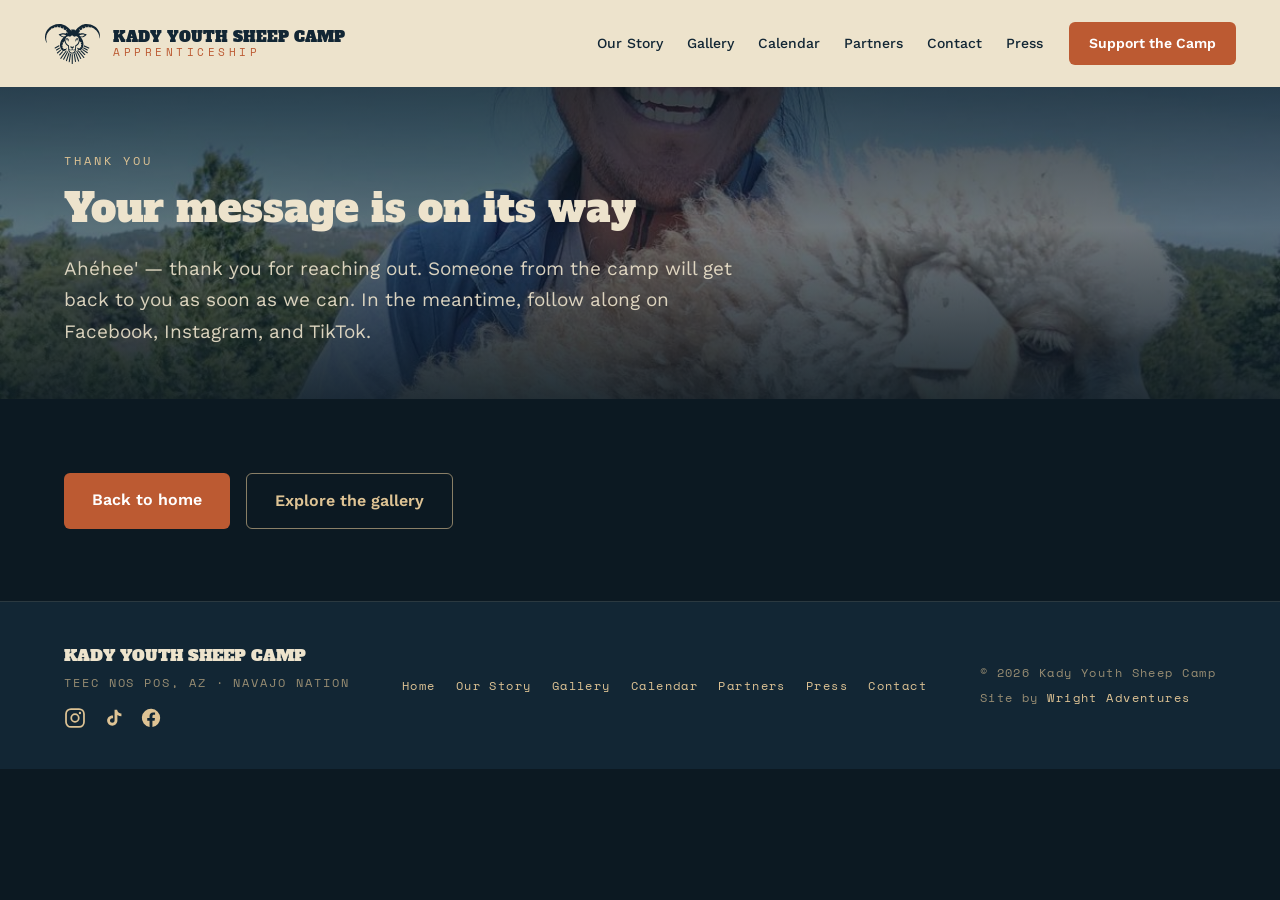
<file: thank-you.html>
<!DOCTYPE html>
<html lang="en">
<head>
<meta charset="utf-8">
<meta name="viewport" content="width=device-width, initial-scale=1">
<title>Thank you — Kady Youth Sheep Camp</title>
<meta name="description" content="Thank you for reaching out to the Kady Youth Sheep Camp. Your message is on its way.">
<meta name="robots" content="noindex">
<link rel="icon" href="assets/favicon.svg" type="image/svg+xml">
<link rel="stylesheet" href="styles.css">
<style>
  .thanks{background:var(--deep-night); padding:64px var(--space-9) 72px; display:flex; flex-direction:column; gap:18px}
  .thanks .actions{display:flex; gap:16px; flex-wrap:wrap; margin-top:10px}
  @media (max-width:720px){ .thanks{padding:44px 24px 56px} }
</style>
</head>
<body>

<nav class="site-nav">
  <a class="brand" href="/">
    <img src="assets/brand/ram-final-night.svg" alt="Churro ram glyph">
    <span><span class="wm">KADY YOUTH SHEEP CAMP</span><span class="sub">APPRENTICESHIP</span></span>
  </a>
  <div class="links">
    <div class="menu">
      <a href="our-story.html">Our Story</a><a href="gallery.html">Gallery</a><a href="calendar.html">Calendar</a><a href="partners.html">Partners</a><a href="contact.html">Contact</a><a href="press.html">Press</a>
    </div>
    <a class="btn btn-solid" href="support.html">Support the Camp</a>
  </div>
</nav>

<header class="page-head">
  <img class="ph-bg" src="assets/photos/camp-sheep.jpg" alt="" style="object-position:center 30%">
  <div class="ph-scrim"></div>
  <div class="eyebrow">THANK YOU</div>
  <h1>Your message is on its way</h1>
  <p class="lead">Ahéhee' — thank you for reaching out. Someone from the camp will get back to you as soon as we can. In the meantime, follow along on Facebook, Instagram, and TikTok.</p>
</header>

<section class="thanks">
  <div class="actions">
    <a class="btn btn-solid btn-lg" href="/">Back to home</a>
    <a class="btn btn-ghost-dark btn-lg" href="gallery.html">Explore the gallery</a>
  </div>
</section>

<footer class="site-footer">
  <div>
    <div class="wm">KADY YOUTH SHEEP CAMP</div>
    <div class="sub">TEEC NOS POS, AZ · NAVAJO NATION</div>
  </div>
  <nav class="foot-links">
    <a href="/">Home</a>
    <a href="our-story.html">Our Story</a>
    <a href="gallery.html">Gallery</a>
    <a href="calendar.html">Calendar</a>
    <a href="partners.html">Partners</a>
    <a href="press.html">Press</a>
    <a href="contact.html">Contact</a>
  </nav>
  <div class="foot-meta">© 2026 Kady Youth Sheep Camp<br><span class="credit">Site by <a href="https://wrightadventures.org/" target="_blank" rel="noopener">Wright Adventures</a></span></div>
</footer>

<script src="site.js" defer></script>
</body>
</html>
</file>
<file: styles.css>
/* Kady Youth Sheep Camp — design tokens
   Flattened from the Claude Design handoff (tokens/{fonts,colors,typography,spacing}.css).
   Shared by home.html and press.html. */

/* webfonts (all free on Google Fonts) */
@import url('https://fonts.googleapis.com/css2?family=Alfa+Slab+One&family=Work+Sans:wght@400;500;600;700&family=Space+Mono:wght@400;700&display=swap');

:root {
  /* base palette — night sky over the Carrizos, undyed churro fleece, rust from the loom's wool */
  --night: #122634;
  --deep-night: #0C1922;
  --bone: #EDE3CC;
  --wheat: #DEC394;
  --rust: #BC5A32;
  --rust-hover: #D6774C;

  /* surfaces */
  --surface-dark: var(--night);
  --surface-darker: var(--deep-night);
  --surface-light: var(--bone);

  /* text */
  --text-on-light: var(--night);
  --text-on-dark: var(--bone);
  --text-body-on-light: rgba(18, 38, 52, 0.82);
  --text-body-on-dark: rgba(237, 227, 204, 0.9);
  --text-muted-on-light: rgba(18, 38, 52, 0.6);
  --text-muted-on-dark: rgba(222, 195, 148, 0.65);

  /* labels (Space Mono eyebrows/captions) */
  --label-on-light: var(--rust);
  --label-on-dark: var(--wheat);

  /* action */
  --action: var(--rust);
  --action-hover: var(--rust-hover);
  --action-text: #ffffff;        /* white on rust = 4.52:1, clears WCAG AA (bone was 3.5:1) */

  /* borders */
  --border-on-light: rgba(18, 38, 52, 0.15);
  --border-on-dark: rgba(222, 195, 148, 0.12);
  --outline-btn-on-light: rgba(18, 38, 52, 0.35);
  --outline-btn-on-dark: rgba(222, 195, 148, 0.6);

  /* photo protection gradient (over imagery, dark base) */
  --photo-protect: linear-gradient(180deg, rgba(12,25,34,0.10) 0%, rgba(12,25,34,0) 32%, rgba(12,25,34,0.5) 66%, rgba(12,25,34,0.95) 100%);

  /* type */
  --font-display: 'Alfa Slab One', Rockwell, Georgia, serif;
  --font-body: 'Work Sans', system-ui, sans-serif;
  --font-mono: 'Space Mono', ui-monospace, monospace;

  --text-hero: 56px;
  --text-h1: 40px;
  --text-h2: 27px;
  --text-h3: 19px;

  --text-body-lg: 19px;
  --text-body: 15px;
  --text-ui: 14px;
  --text-caption: 12px;

  --text-label: 12px;
  --text-label-sm: 11px;
  --text-label-xs: 10px;

  --track-label: 0.18em;
  --track-label-wide: 0.24em;
  --track-label-widest: 0.32em;
  --track-chain: 0.12em;

  --leading-display: 1.12;
  --leading-body: 1.65;

  /* spacing / radius / shadow */
  --space-1: 4px;
  --space-2: 8px;
  --space-3: 12px;
  --space-4: 16px;
  --space-5: 24px;
  --space-6: 32px;
  --space-7: 44px;
  --space-8: 56px;
  --space-9: 64px;
  --space-10: 80px;

  --radius-btn: 6px;
  --radius-card: 8px;
  --radius-frame: 10px;

  --shadow-frame: 0 24px 60px rgba(0, 0, 0, 0.5);
}

/* ============================================================
   Shared component layer — used by home.html, press.html, and
   the interior pages (our-story, gallery, events, partners,
   merch, contact). Page-specific layout stays in each page.
   ============================================================ */

*{box-sizing:border-box}
html{-webkit-text-size-adjust:100%; text-size-adjust:100%}
html,body{margin:0}
body{font-family:var(--font-body); background:var(--deep-night); color:var(--bone);
  line-height:var(--leading-body); overflow-x:hidden; -webkit-font-smoothing:antialiased}
img{max-width:100%; display:block}
a{color:var(--rust); text-decoration:none}
a:hover{color:var(--rust-hover)}

/* ---- nav ---- */
.site-nav{display:flex; justify-content:space-between; align-items:center; gap:20px;
  padding:22px var(--space-7); background:var(--bone)}
.site-nav .brand{display:flex; align-items:center; gap:12px}
.site-nav .brand img{width:57px; height:40px; object-fit:contain}
.site-nav .brand > :last-child{display:flex; flex-direction:column; gap:2px}  /* wordmark + sub, consistent spacing across pages */
.site-nav .wm{font-family:var(--font-display); font-size:15px; line-height:1.1; color:var(--night); display:block}
.site-nav .sub{font-family:var(--font-mono); font-size:11px; line-height:1; letter-spacing:var(--track-label-widest); color:var(--rust)}
.site-nav .links{display:flex; align-items:center; gap:26px}
.site-nav .menu{display:flex; gap:24px; font-size:14px; font-weight:500}
.site-nav .menu a{color:var(--night)}
.site-nav .menu a:hover{color:var(--rust)}
.site-nav .menu a.current{color:var(--rust); border-bottom:2px solid var(--rust); padding-bottom:2px}
/* hamburger toggle — injected by site.js, hidden on desktop */
.nav-toggle{display:none; background:none; border:0; padding:6px; cursor:pointer; color:var(--night); line-height:0}
.nav-toggle svg{stroke:currentColor; stroke-width:2; fill:none; stroke-linecap:round}
.nav-toggle .ic-close{display:none}
.site-nav.nav-open .nav-toggle .ic-open{display:none}
.site-nav.nav-open .nav-toggle .ic-close{display:inline}

/* ---- buttons ---- */
.btn{font-weight:600; border-radius:var(--radius-btn); white-space:nowrap; display:inline-block}
.btn-solid{background:var(--action); color:var(--action-text); font-size:14px; padding:10px 20px}
.btn-solid:hover{background:var(--action-hover); color:var(--action-text)}
.btn-lg{font-size:16px; padding:14px 28px}
.btn-ghost-dark{border:1px solid var(--outline-btn-on-dark); color:var(--wheat)}
.btn-ghost-dark:hover{border-color:var(--wheat); color:var(--bone)}
.btn-ghost-light{border:1px solid var(--outline-btn-on-light); color:var(--night); font-size:15px; padding:12px 24px}
.btn-ghost-light:hover{border-color:var(--night); color:var(--night)}

/* ---- page header ---- */
.page-head{position:relative; overflow:hidden; background:var(--night); padding:64px var(--space-9) 52px; display:flex; flex-direction:column; gap:14px}
/* optional background hero: <img class="ph-bg"> + <div class="ph-scrim"> as first children of .page-head */
.page-head > *{position:relative; z-index:1}
.page-head > .ph-bg{position:absolute; inset:0; width:100%; height:100%; object-fit:cover; z-index:0}
.page-head > .ph-scrim{position:absolute; inset:0; z-index:0;
  background:linear-gradient(180deg, rgba(12,25,34,0.80) 0%, rgba(12,25,34,0.60) 45%, rgba(12,25,34,0.90) 100%)}
.page-head .eyebrow{font-family:var(--font-mono); font-size:12px; letter-spacing:var(--track-label-wide); color:var(--wheat)}
.page-head h1{font-family:var(--font-display); font-weight:400; font-size:var(--text-h1); line-height:1.15; color:var(--bone); margin:0}
.page-head .lead{font-size:var(--text-body-lg); line-height:var(--leading-body); color:var(--text-body-on-dark); max-width:680px; margin:8px 0 0}
.page-head .pending{align-self:flex-start; font-family:var(--font-mono); font-size:11px; letter-spacing:0.14em;
  color:var(--wheat); border:1px solid var(--outline-btn-on-dark); border-radius:3px; padding:4px 9px; margin-top:4px}

/* ---- generic content band ---- */
.band{padding:52px var(--space-9)}
.band-dark{background:var(--deep-night)}
.band-night{background:var(--night)}
.band-bone{background:var(--bone); color:var(--night)}
.band .b-eyebrow{font-family:var(--font-mono); font-size:12px; letter-spacing:var(--track-label-wide); color:var(--label-on-dark)}
.band-bone .b-eyebrow{color:var(--label-on-light)}
.band h2{font-family:var(--font-display); font-weight:400; font-size:var(--text-h2); line-height:1.2; margin:12px 0 0}
.band > p{font-size:16px; line-height:var(--leading-body); max-width:720px; margin:14px 0 0}
.band-dark > p,.band-night > p{color:var(--text-body-on-dark)}
.band-bone > p{color:var(--text-body-on-light)}

/* ---- recognition strip ---- */
.recognition{background:var(--deep-night); padding:20px var(--space-9);
  display:flex; align-items:baseline; gap:14px; flex-wrap:wrap; border-top:1px solid var(--border-on-dark)}
.recognition .label{font-family:var(--font-mono); font-size:12px; letter-spacing:var(--track-label-wide); color:var(--wheat)}
.recognition .credits{font-family:var(--font-mono); font-size:12px; letter-spacing:0.1em; color:var(--text-muted-on-dark); line-height:2}

/* ---- site footer ---- */
.site-footer{background:var(--night); padding:40px var(--space-9); display:flex; justify-content:space-between;
  align-items:center; gap:24px; flex-wrap:wrap; border-top:1px solid var(--border-on-dark)}
.site-footer .wm{font-family:var(--font-display); font-size:16px; color:var(--bone)}
.site-footer .sub{font-family:var(--font-mono); font-size:12px; letter-spacing:0.16em; color:var(--text-muted-on-dark); margin-top:4px}
.site-footer .foot-links{display:flex; gap:20px; flex-wrap:wrap; font-family:var(--font-mono); font-size:12px; letter-spacing:0.12em}
.site-footer .foot-links a{color:var(--wheat)}
.site-footer .foot-links a:hover{color:var(--rust-hover)}
.site-footer .foot-meta{font-family:var(--font-mono); font-size:12px; letter-spacing:0.12em; color:var(--text-muted-on-dark)}
.site-footer .foot-meta .credit{display:inline-block; margin-top:5px}
.site-footer .foot-meta .credit a{color:var(--wheat)}
.site-footer .foot-meta .credit a:hover{color:var(--bone)}

/* ---- social icon bar (injected by site.js into footers + [data-social]) ---- */
.social{display:flex; align-items:center; gap:16px; margin-top:14px}
.social a{color:var(--wheat); display:inline-flex; line-height:0; transition:color .15s ease, transform .15s ease}
.social a:hover{color:var(--bone); transform:translateY(-1px)}
.social svg{width:22px; height:22px; display:block; fill:currentColor}
.social.social-lg{gap:20px}
.social.social-lg svg{width:26px; height:26px}
.site-footer .social a{color:var(--wheat)}        /* beats the global a{} unambiguously */
.site-footer .social a:hover{color:var(--bone)}

/* ---- shared responsive ---- */
@media (max-width:900px){ .site-nav .menu{gap:18px; font-size:13px} }
/* also collapse to the mobile layout on short viewports — i.e. phones in landscape,
   which are wider than 720px but too short for the desktop nav/hero */
@media (max-width:720px), (max-height:520px){
  .site-nav{flex-wrap:wrap; gap:12px 16px; padding:16px 22px; align-items:center}
  .site-nav .brand{order:1; flex:1 1 0; min-width:0}          /* basis 0 → fits beside toggle, then grows; wordmark wraps */
  .site-nav .brand > :last-child{min-width:0}                 /* let the wordmark column wrap */
  .nav-toggle{display:block; order:2; flex:0 0 auto}          /* stays beside the brand */
  /* mobile menu: full-width, centered rows with hairline dividers, full-width CTA */
  .site-nav .links{order:3; flex-basis:100%; display:none; flex-direction:column; align-items:stretch; gap:0; margin-top:6px}
  .site-nav.nav-open .links{display:flex}
  .site-nav .menu{flex-direction:column; align-items:stretch; gap:0; width:100%}
  .site-nav .menu a{text-align:center; padding:14px 8px; font-size:16px; border-top:1px solid rgba(18,38,52,0.12)}
  .site-nav .menu a.current{color:var(--rust); border-bottom:0; padding-bottom:14px}
  .site-nav .links > .btn{width:100%; text-align:center; margin-top:14px; padding:15px}
  .page-head{padding:44px 24px}
  .band{padding:40px 24px}
  .recognition,.site-footer{padding-left:24px; padding-right:24px}
  .site-footer{flex-direction:column; align-items:flex-start}
}
</file>
